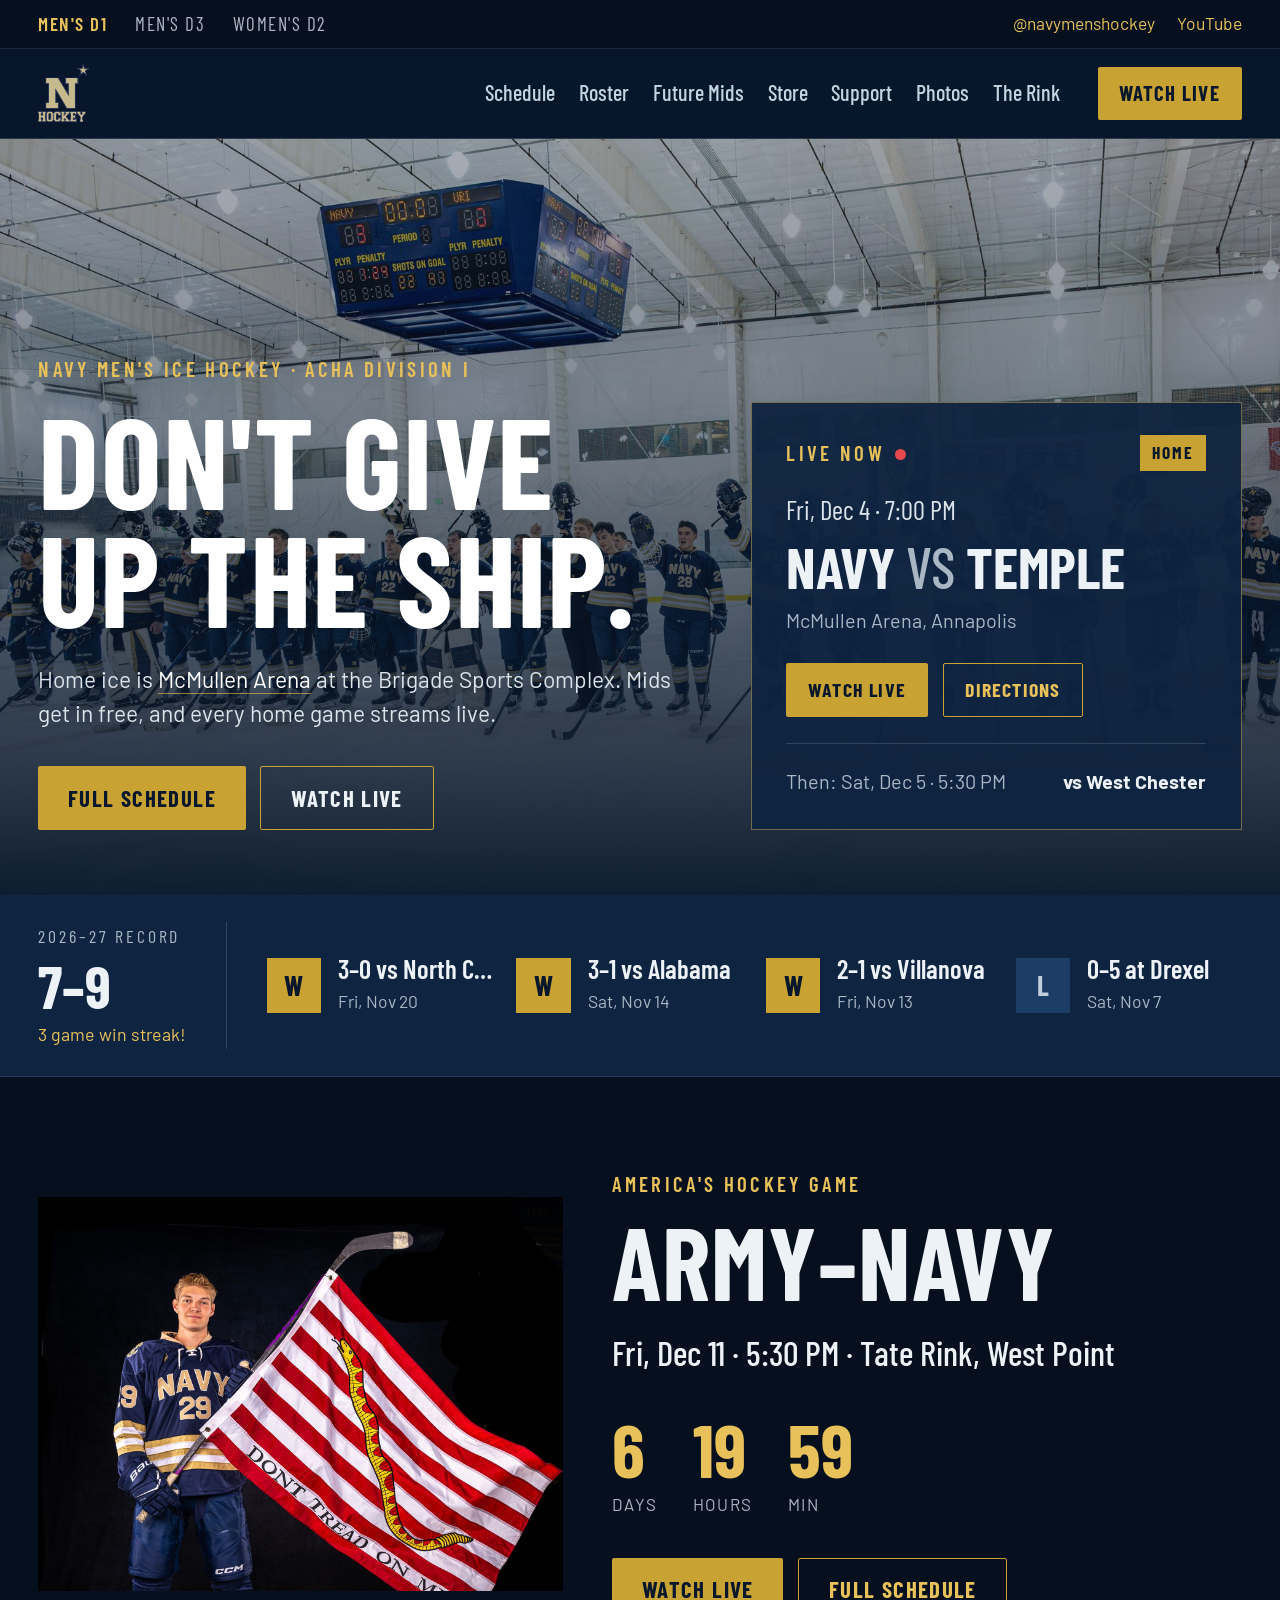
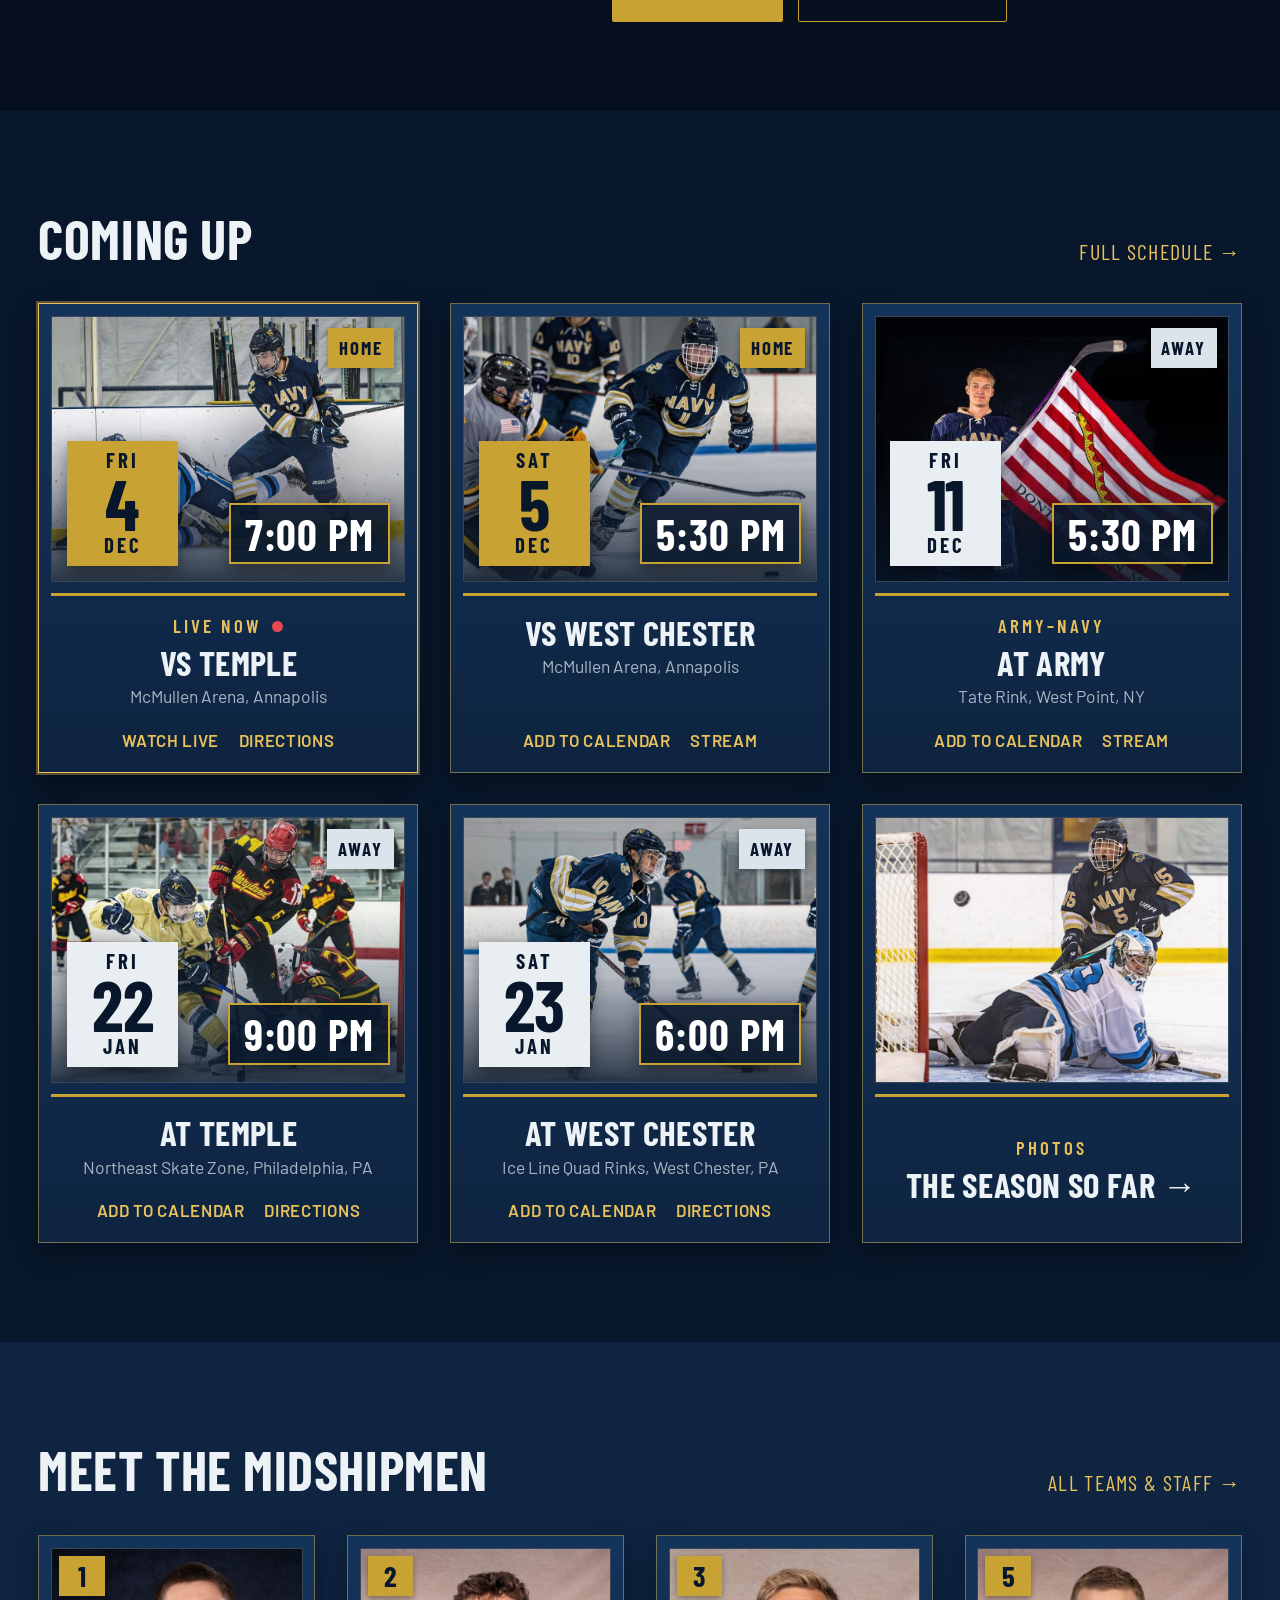
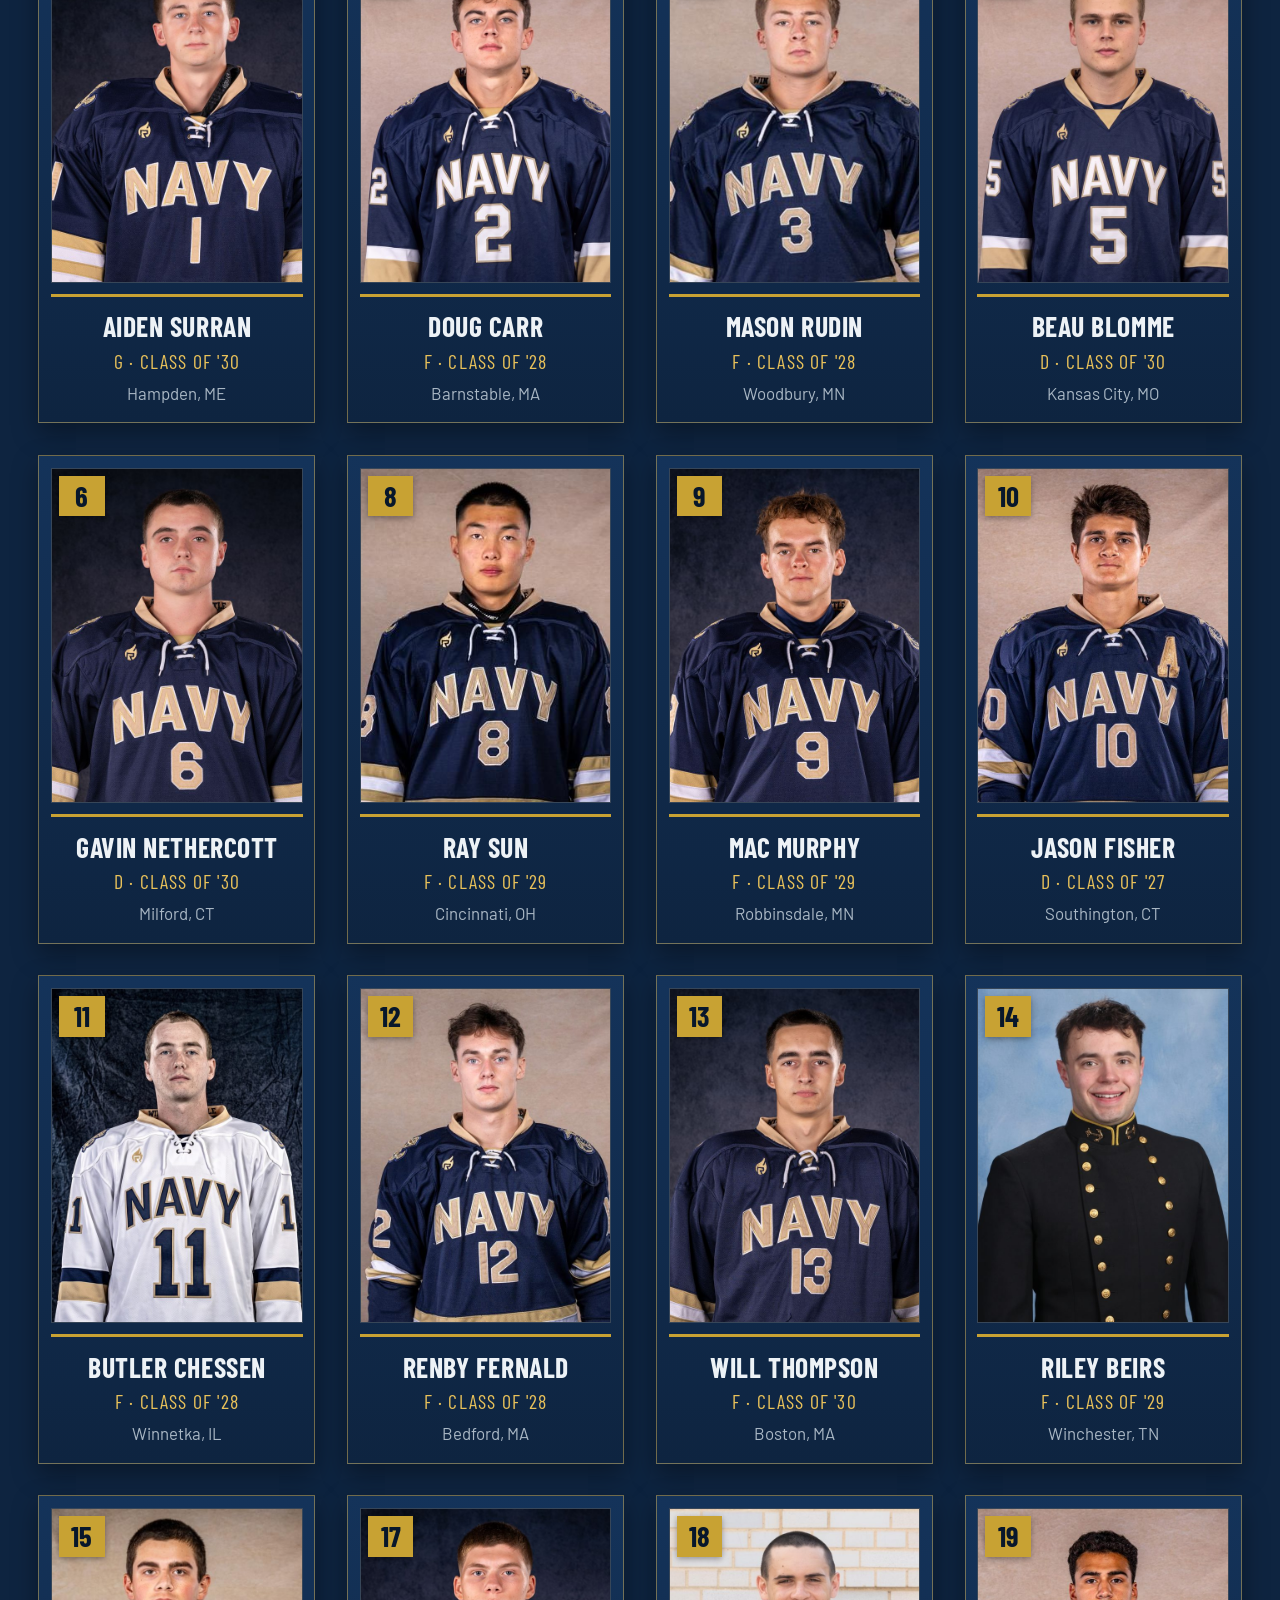
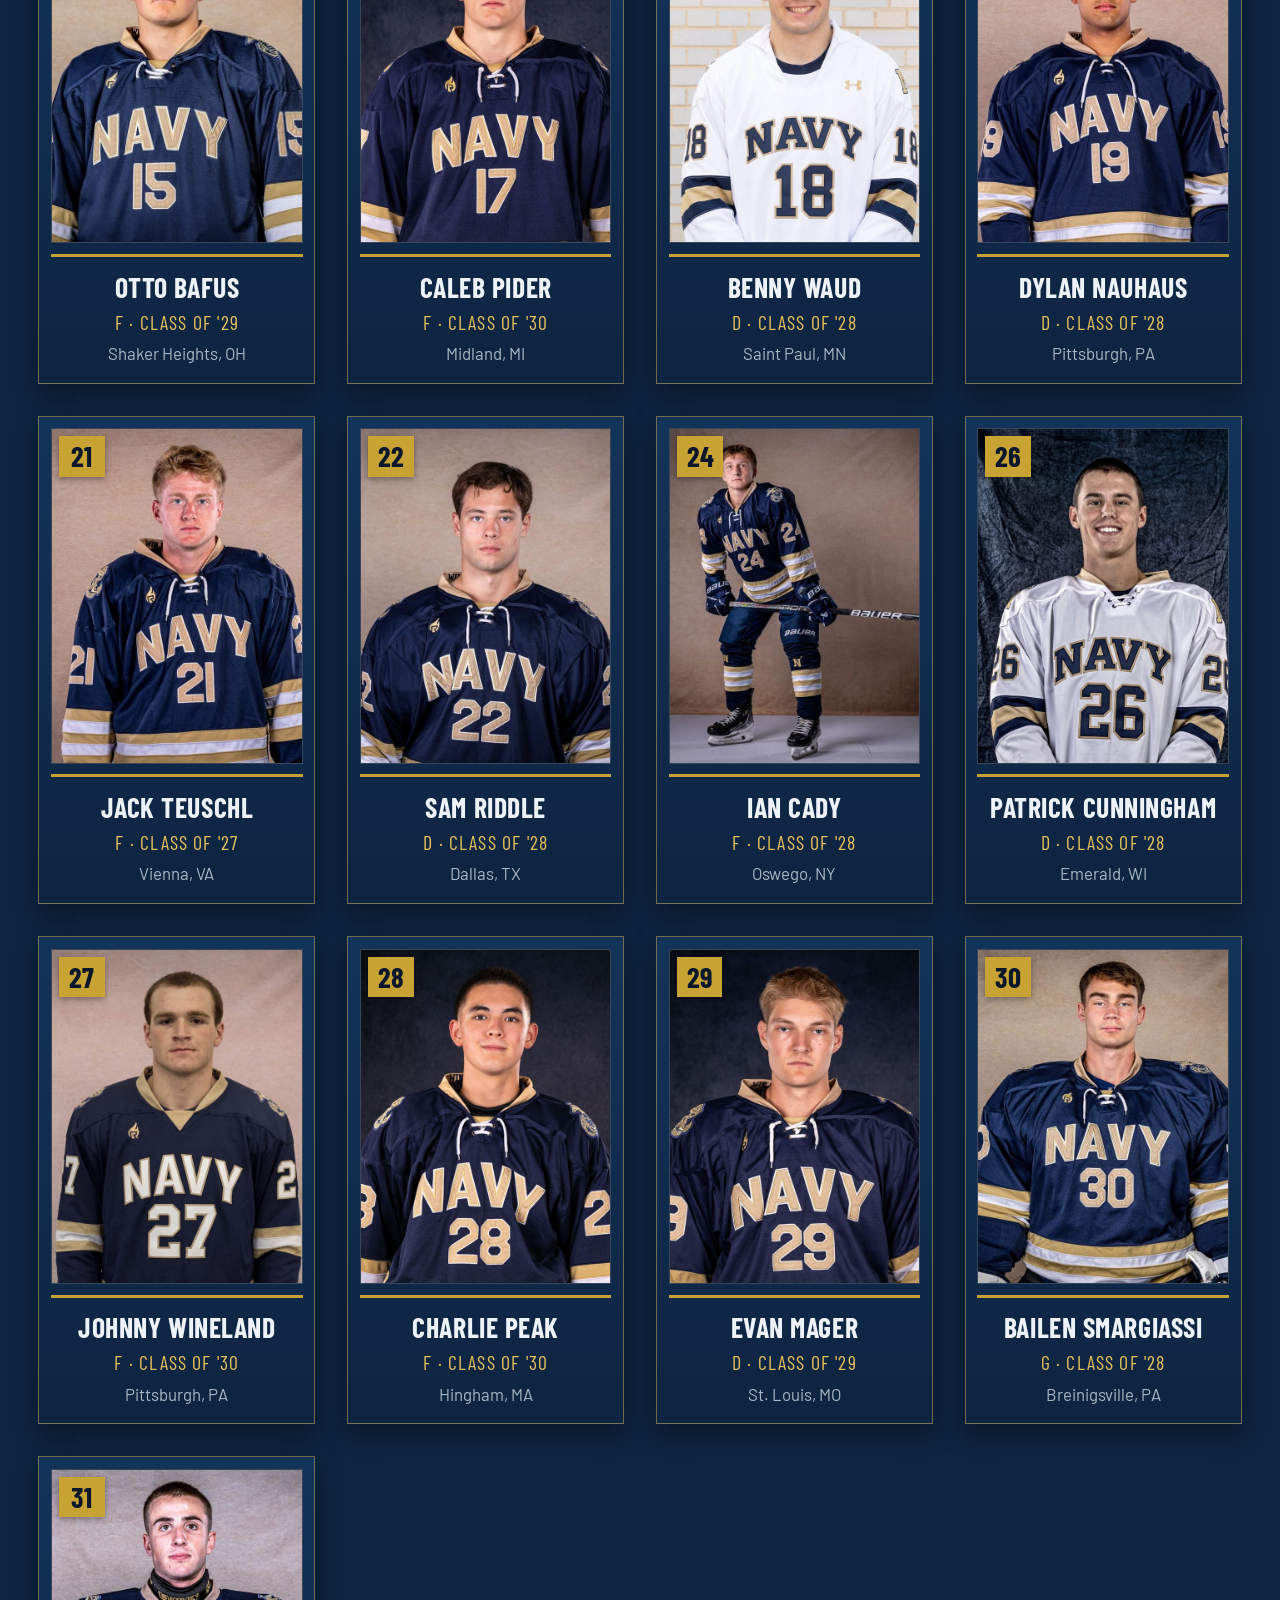
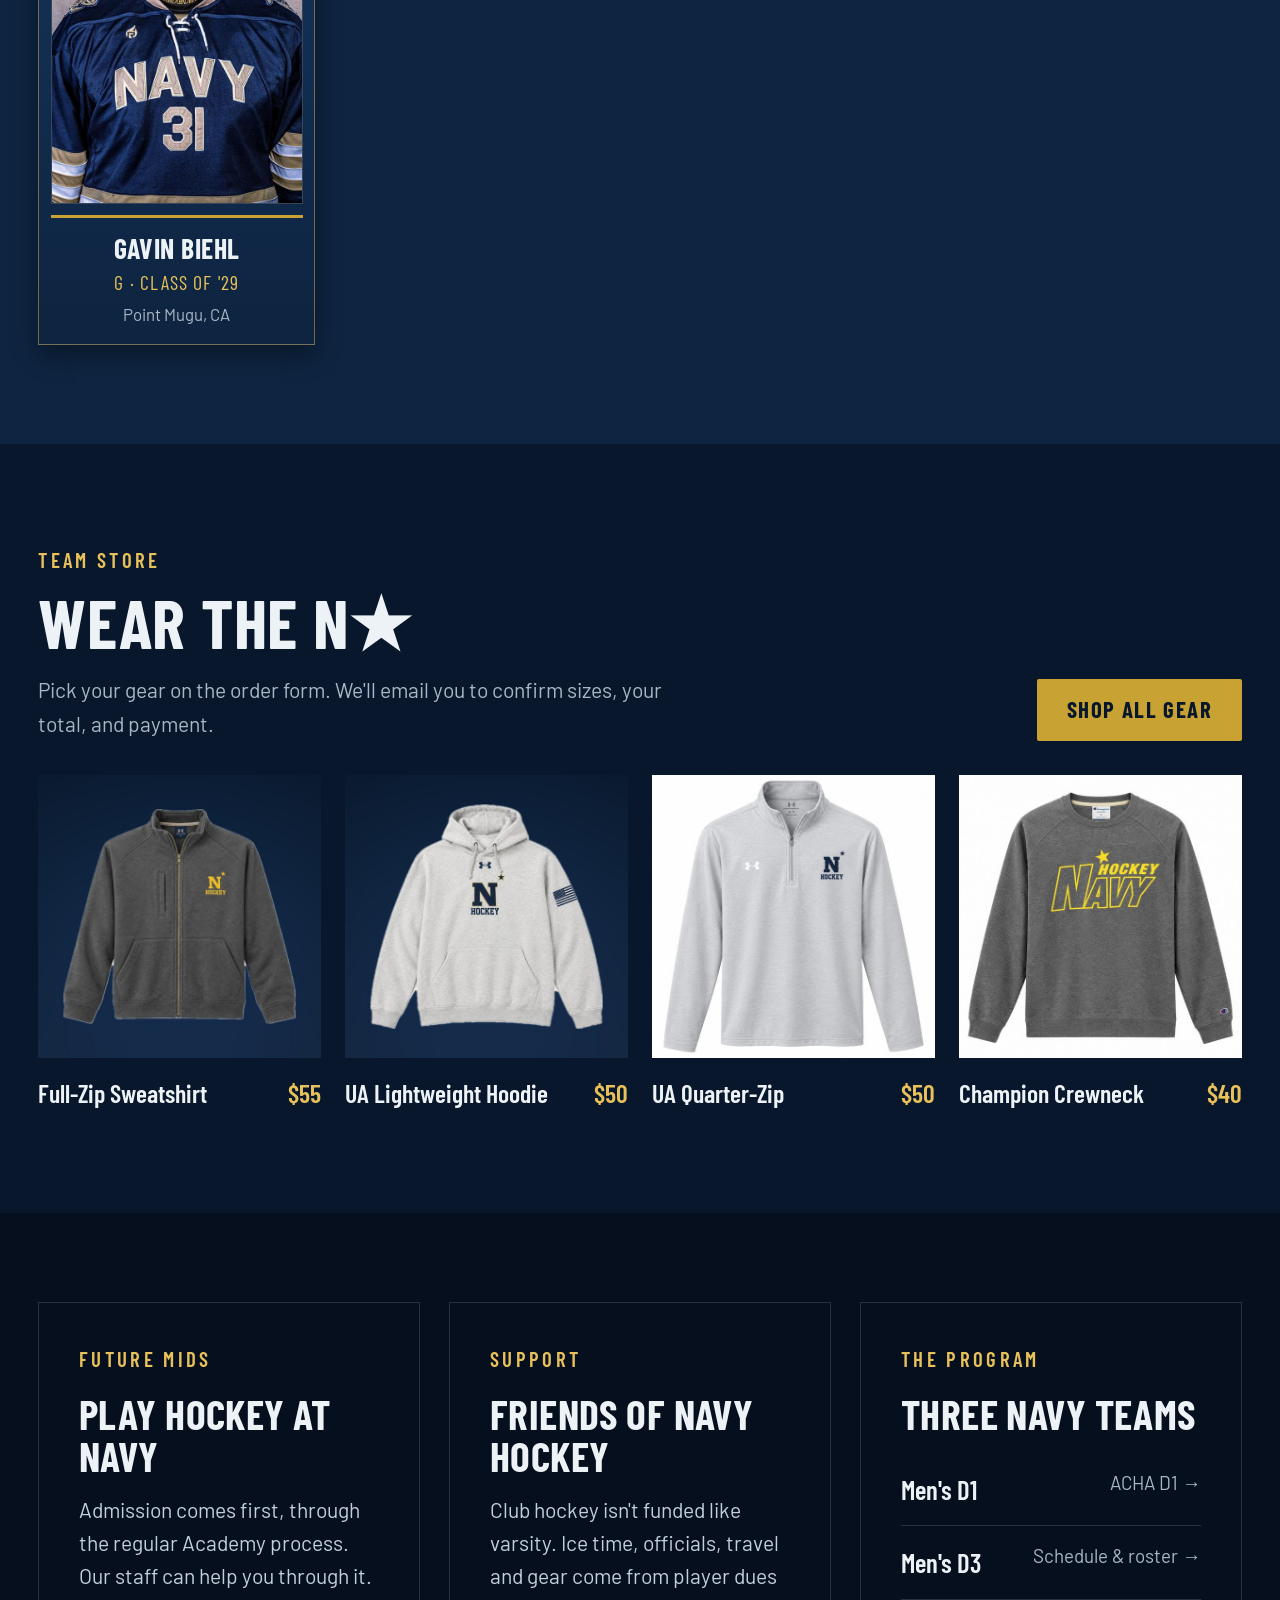
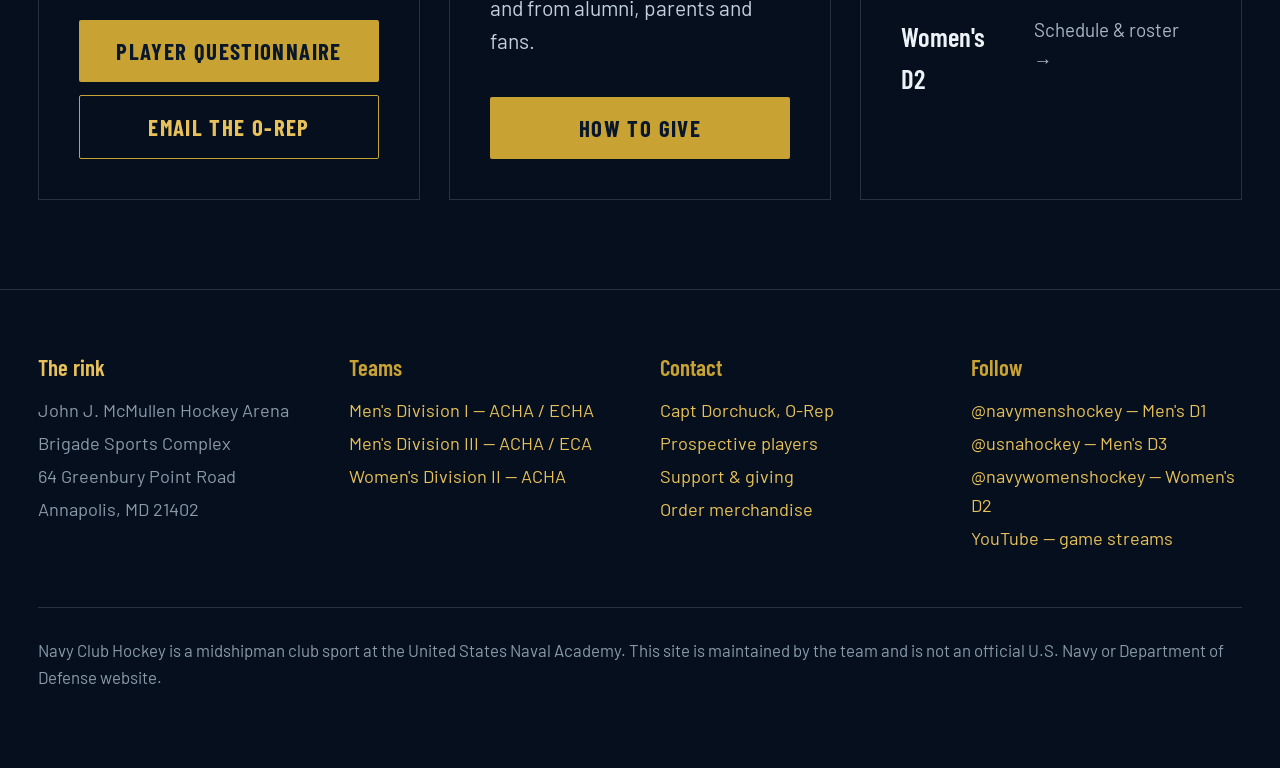
<file: index.html>
<!DOCTYPE html>
<html lang="en">
<head>
<meta charset="utf-8">
<meta name="viewport" content="width=device-width, initial-scale=1">
<title>Navy Hockey — United States Naval Academy</title>
<meta name="description" content="Navy Men's Ice Hockey at the U.S. Naval Academy — ACHA Division I. Next game, results, schedule, roster, team store and recruiting for Men's D1, Men's D3 and Women's D2.">
<link rel="icon" href="img/navy-n-star.png">
<link rel="preconnect" href="https://fonts.googleapis.com">
<link rel="preconnect" href="https://fonts.gstatic.com" crossorigin>
<link href="https://fonts.googleapis.com/css2?family=Barlow:wght@400;500;600&family=Barlow+Condensed:wght@500;600;700&display=swap" rel="stylesheet">
<link rel="stylesheet" href="css/site.css">
<link rel="preload" as="image" href="img/gallery/blue_and_gold.jpg">
</head>
<body data-page="home">
<!--
  HOMEPAGE. Almost everything here fills itself in from js/data.js:
  next game, record, last four results, Army–Navy countdown (any game with
  marquee:true), the next five games as cards, the full D1 roster, four store items,
  and the rotating headline (HERO_SAYINGS).
  The only hand-set things are the three photos and the intro line.
-->
<div id="site-header"></div>

<main id="top" class="home">

  <!-- hero + next game -->
  <section class="h-hero">
    <img src="img/gallery/blue_and_gold.jpg" alt="The Navy Men's D1 team lined up on the blue line" fetchpriority="high">
    <div class="shell">
      <div class="h-split">
        <div>
          <div class="kicker">Navy Men's Ice Hockey · ACHA Division I</div>
          <h1 id="hero-say" aria-live="off">Don't give up the ship.</h1>
          <p class="lead">Home ice is <a href="rink.html">McMullen Arena</a> at the Brigade Sports Complex. Mids get in free, and every home game streams live.</p>
          <div class="btn-row">
            <a class="btn btn-lg" href="schedule.html">Full schedule</a>
            <a class="btn btn-ghost btn-lg on-photo" data-live href="#">Watch live</a>
          </div>
        </div>
        <div class="ng-card" id="ng-card" aria-live="polite">
          <div class="kicker">Next game</div>
          <div class="ng-vs" style="margin-top:.8rem">Loading…</div>
        </div>
      </div>
    </div>
  </section>

  <!-- record + last four -->
  <section class="h-results" id="h-results" aria-label="Recent Men's D1 results">
    <div class="shell">
      <div class="rec">
        <div class="lbl">2026–27 RECORD</div>
        <div class="big" id="rec-big">–</div>
        <div class="streak" id="rec-streak"></div>
      </div>
      <div class="lastn" id="lastn"></div>
    </div>
  </section>

  <!-- rivalry spotlight (any game marked marquee:true) -->
  <section class="h-rival" id="h-rival">
    <div class="shell">
      <div class="grid">
        <img src="img/gallery/mager_flag.jpg" alt="A Navy player holding the Don't Tread On Me flag" loading="lazy">
        <div>
          <div class="kicker">America&#39;s Hockey Game</div>
          <h2 id="rv-title">Army–Navy</h2>
          <div class="when" id="rv-when"></div>
          <div class="countdown" id="cd" aria-live="off"></div>
          <div class="btn-row">
            <a class="btn btn-lg" id="rv-watch" data-live href="#">Watch live</a>
            <a class="btn btn-ghost btn-lg" href="schedule.html">Full schedule</a>
          </div>
        </div>
      </div>
    </div>
  </section>

  <!-- upcoming games as baseball cards (+ a photos card) -->
  <section class="h-block">
    <div class="shell">
      <div class="h-head">
        <h2>Coming up</h2>
        <a class="more" href="schedule.html">Full schedule →</a>
      </div>
      <div class="gcards" id="gcards"></div>
    </div>
  </section>

  <!-- roster spotlight -->
  <section class="h-block alt">
    <div class="shell">
      <div class="h-head">
        <h2>Meet the Midshipmen</h2>
        <a class="more" href="roster.html">All teams &amp; staff →</a>
      </div>
      <div class="wall" id="home-wall" style="margin-top:1.75rem"></div>
    </div>
  </section>

  <!-- store -->
  <section class="h-block">
    <div class="shell">
      <div class="store-head">
        <div>
          <div class="kicker">Team store</div>
          <h2>Wear the N&#9733;</h2>
          <p>Pick your gear on the order form. We'll email you to confirm sizes, your total, and payment.</p>
        </div>
        <a class="btn btn-lg" href="store.html">Shop all gear</a>
      </div>
      <div class="g4" id="shop"></div>
    </div>
  </section>

  <!-- three doors -->
  <section class="doors">
    <div class="shell">
      <div class="g3">
        <div class="door">
          <div class="kicker">Future Mids</div>
          <h3>Play hockey at Navy</h3>
          <p>Admission comes first, through the regular Academy process. Our staff can help you through it.</p>
          <div class="btns">
            <a class="btn btn-lg" data-questionnaire href="future-mids.html">Player questionnaire</a>
            <a class="btn btn-ghost btn-lg" href="mailto:dorchuck@usna.edu?subject=Prospective%20Player%20%E2%80%94%20Men%27s%20D1">Email the O-Rep</a>
          </div>
        </div>
        <div class="door">
          <div class="kicker">Support</div>
          <h3>Friends of Navy Hockey</h3>
          <p>Club hockey isn't funded like varsity. Ice time, officials, travel and gear come from player dues and from alumni, parents and fans.</p>
          <div class="btns">
            <a class="btn btn-lg" href="support.html">How to give</a>
          </div>
        </div>
        <div class="door">
          <div class="kicker">The program</div>
          <h3>Three Navy teams</h3>
          <div class="teamlinks">
            <a href="schedule.html"><b>Men's D1</b><span>ACHA D1 →</span></a>
            <a href="schedule.html?team=md3"><b>Men's D3</b><span>Schedule &amp; roster →</span></a>
            <a href="schedule.html?team=wd2"><b>Women's D2</b><span>Schedule &amp; roster →</span></a>
          </div>
        </div>
      </div>
    </div>
  </section>

</main>

<div id="site-footer"></div>
<script src="js/data.js"></script>
<script src="js/site.js"></script>
</body>
</html>
</file>
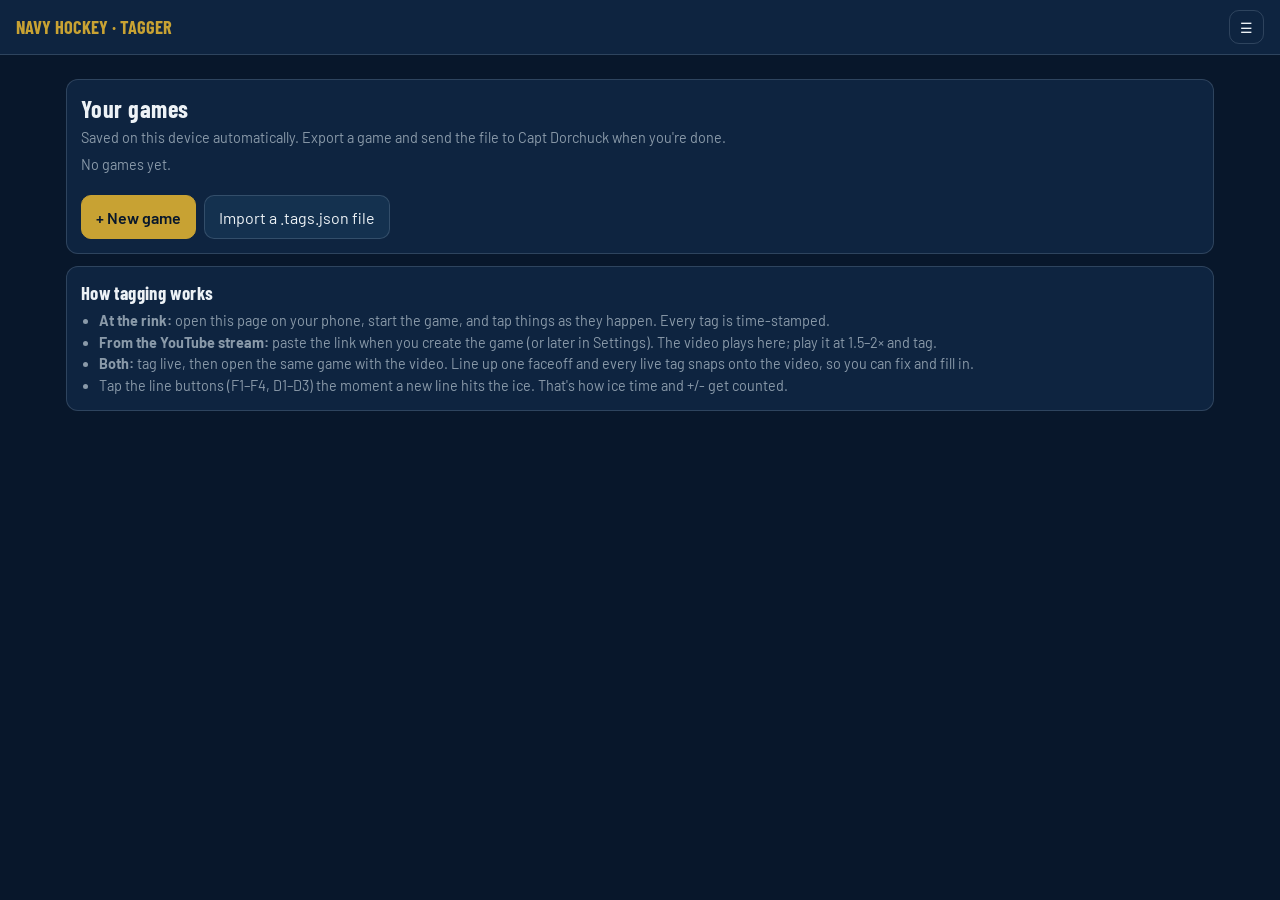
<file: tagger/index.html>
<!doctype html>
<html lang="en">
<head>
<meta charset="utf-8">
<meta name="viewport" content="width=device-width, initial-scale=1, viewport-fit=cover">
<meta name="robots" content="noindex, nofollow">
<meta name="theme-color" content="#08172B">
<title>Game Tagger · Navy Hockey</title>
<link rel="preconnect" href="https://fonts.googleapis.com">
<link rel="preconnect" href="https://fonts.gstatic.com" crossorigin>
<link href="https://fonts.googleapis.com/css2?family=Barlow:wght@400;500;600&family=Barlow+Condensed:wght@500;600;700&display=swap" rel="stylesheet">
<style>
:root{
  --navy-900:#08172B; --navy-800:#0E2440; --navy-700:#14314F; --navy-600:#1B3D66;
  --gold:#C8A233; --gold-lt:#E8C15A; --ice:#EDF2F6; --rink:#C3D4E0; --slate:#8A9AA9;
  --line:rgba(195,212,224,.18); --them:#B9C6D2; --bad:#E0655A; --good:#4FBF83;
}
*{box-sizing:border-box;-webkit-tap-highlight-color:transparent}
html,body{margin:0;background:var(--navy-900);color:var(--ice);
  font-family:"Barlow",-apple-system,BlinkMacSystemFont,"Segoe UI",Roboto,sans-serif;font-size:16px}
h1,h2,h3,.cond{font-family:"Barlow Condensed","Barlow",Impact,sans-serif;letter-spacing:.02em}
button{font:inherit;color:inherit;cursor:pointer}
input,select,textarea{font:inherit;color:var(--ice);background:var(--navy-800);border:1px solid var(--line);
  border-radius:8px;padding:10px;width:100%}
label{display:block;font-size:.8rem;color:var(--slate);margin:12px 0 4px;text-transform:uppercase;letter-spacing:.06em}
a{color:var(--gold-lt)}
.wrap{max-width:1180px;margin:0 auto;padding:12px 16px calc(24px + env(safe-area-inset-bottom))}
header.top{display:flex;align-items:center;gap:12px;padding:10px 16px;border-bottom:1px solid var(--line);
  background:var(--navy-800);position:sticky;top:0;z-index:20}
header.top .brand{font-family:"Barlow Condensed";font-weight:700;color:var(--gold);font-size:1.15rem;white-space:nowrap}
header.top .title{flex:1;min-width:0;white-space:nowrap;overflow:hidden;text-overflow:ellipsis;color:var(--rink);font-size:.95rem}
header.top .save{font-size:.75rem;color:var(--slate)}
@media (max-width:560px){
  header.top{gap:8px;padding:8px 10px}
  header.top .brand{font-size:1rem}
  header.top .brand .long{display:none}
  header.top .save{display:none}
}
.btn{background:var(--navy-700);border:1px solid var(--line);border-radius:10px;padding:10px 14px;min-height:44px}
.btn:active{transform:scale(.98)}
.btn.gold{background:var(--gold);color:var(--navy-900);border-color:var(--gold);font-weight:600}
.btn.ghost{background:transparent}
.btn.small{min-height:34px;padding:6px 10px;font-size:.85rem}
.btn.on{outline:2px solid var(--gold);background:var(--navy-600)}
.btn.danger{border-color:var(--bad);color:var(--bad)}
.row{display:flex;gap:8px;flex-wrap:wrap;align-items:center}
.grid2{display:grid;grid-template-columns:1fr 1fr;gap:10px}
.card{background:var(--navy-800);border:1px solid var(--line);border-radius:12px;padding:14px;margin:12px 0}
.muted{color:var(--slate);font-size:.9rem}
.hidden{display:none!important}

/* ---- tagging screen ---- */
.layout{display:grid;gap:12px}
@media (min-width:980px){.layout.has-video{grid-template-columns:minmax(0,1.35fr) minmax(360px,1fr)}}
.video{position:relative;background:#000;border-radius:12px;overflow:hidden;aspect-ratio:16/9}
.video>div,.video iframe{position:absolute;inset:0;width:100%;height:100%}
.vctl{display:flex;gap:6px;flex-wrap:wrap;margin-top:8px;align-items:center}
.status{display:flex;align-items:center;gap:10px;flex-wrap:wrap;background:var(--navy-800);border:1px solid var(--line);
  border-radius:12px;padding:8px 10px}
.score{font-family:"Barlow Condensed";font-size:1.6rem;font-weight:700;display:flex;gap:8px;align-items:baseline}
.score .us{color:var(--gold-lt)} .score .them{color:var(--them)}
.score small{font-size:.75rem;color:var(--slate);font-weight:500;letter-spacing:.08em}
.per button{min-width:40px}
.state{font-family:"Barlow Condensed";font-weight:700;padding:6px 10px;border-radius:8px;font-size:1rem;min-height:40px}
.state.live{background:rgba(79,191,131,.15);color:var(--good);border:1px solid var(--good)}
.state.dead{background:rgba(224,101,90,.12);color:var(--bad);border:1px solid var(--bad)}
.clock{font-variant-numeric:tabular-nums;color:var(--rink);margin-left:auto;font-size:.95rem}
.onice{background:var(--navy-800);border:1px solid var(--line);border-radius:12px;padding:8px 10px;margin-top:10px}
.onice .lbl{font-size:.72rem;color:var(--slate);letter-spacing:.08em;text-transform:uppercase;margin-right:2px}
.onice .unit{min-width:48px;min-height:42px;font-family:"Barlow Condensed";font-weight:700;font-size:1.05rem}
.onice .who{font-size:.85rem;color:var(--rink);margin-top:8px}
.chips{display:flex;gap:6px;flex-wrap:wrap}
.chip{background:var(--navy-700);border:1px solid var(--line);border-radius:999px;padding:6px 10px;min-height:38px;font-size:.88rem;color:var(--ice)}
.chip b{font-family:"Barlow Condensed";font-size:1.05rem;color:var(--gold-lt)}
.chip.dstart{margin-left:10px}
.actions{display:grid;grid-template-columns:1fr 1fr;gap:8px;margin-top:10px}
.actions .col h3{margin:0 0 6px;font-size:1rem;text-align:center}
.actions .col.us h3{color:var(--gold-lt)} .actions .col.them h3{color:var(--them)}
.act{width:100%;min-height:56px;margin-bottom:8px;border-radius:12px;font-family:"Barlow Condensed";font-weight:700;
  font-size:1.2rem;letter-spacing:.03em;border:1px solid var(--line);background:var(--navy-700)}
.col.us .act{border-color:rgba(200,162,51,.45)}
.act.goal{background:rgba(200,162,51,.18)} .col.them .act.goal{background:rgba(185,198,210,.12)}
.act kbd,.wide kbd{font-family:"Barlow";font-size:.65rem;color:var(--slate);border:1px solid var(--line);border-radius:4px;padding:0 4px;margin-left:6px;vertical-align:middle}
.wide{display:grid;grid-template-columns:repeat(4,1fr);gap:8px;margin-top:2px}
.wide .act{min-height:52px;font-size:1.05rem;margin:0}
@media (max-width:420px){.wide{grid-template-columns:repeat(2,1fr)}}
.log{margin-top:12px}
.log h3{margin:0 0 6px;font-size:1rem;color:var(--rink)}
.ev{display:grid;grid-template-columns:62px 1fr auto;gap:8px;align-items:center;padding:8px 10px;border-bottom:1px solid var(--line);font-size:.92rem}
.ev .t{font-variant-numeric:tabular-nums;color:var(--slate);font-size:.8rem}
.ev.us .d b{color:var(--gold-lt)} .ev.them .d b{color:var(--them)}
.ev .x{color:var(--slate);font-size:.8rem}
.banner{background:rgba(200,162,51,.12);border:1px solid var(--gold);border-radius:10px;padding:10px;margin-top:8px;font-size:.9rem}

/* ---- sheet (step-by-step flows) ---- */
.scrim{position:fixed;inset:0;background:rgba(3,10,20,.6);z-index:40}
.sheet{position:fixed;left:0;right:0;bottom:0;z-index:50;background:var(--navy-800);border-top:2px solid var(--gold);
  border-radius:16px 16px 0 0;max-height:92vh;overflow:auto;padding:14px 16px calc(16px + env(safe-area-inset-bottom))}
@media (min-width:760px){.sheet{left:50%;right:auto;transform:translateX(-50%);width:640px;bottom:16px;border-radius:16px;border:2px solid var(--gold)}}
.sheet h2{margin:0 0 4px;font-size:1.35rem}
.sheet .step{color:var(--slate);font-size:.85rem;margin-bottom:10px}
.choices{display:grid;grid-template-columns:repeat(auto-fill,minmax(96px,1fr));gap:8px}
.choices .btn{min-height:54px;font-family:"Barlow Condensed";font-weight:700;font-size:1.1rem}
.nums{display:grid;grid-template-columns:repeat(auto-fill,minmax(64px,1fr));gap:6px}
.nums .btn{min-height:52px;padding:4px;display:flex;flex-direction:column;align-items:center;justify-content:center;line-height:1.05}
.nums .btn b{font-family:"Barlow Condensed";font-size:1.25rem}
.nums .btn span{font-size:.62rem;color:var(--slate);white-space:nowrap;overflow:hidden;text-overflow:ellipsis;max-width:100%}
.nums .btn.oi{border-color:var(--gold)}
.sub{font-size:.75rem;color:var(--slate);letter-spacing:.08em;text-transform:uppercase;margin:12px 0 6px}
.keypad{display:grid;grid-template-columns:repeat(3,1fr);gap:6px;max-width:320px}
.keypad .btn{min-height:52px;font-size:1.3rem;font-family:"Barlow Condensed";font-weight:700}
.kpv{font-family:"Barlow Condensed";font-size:2rem;font-weight:700;color:var(--them);min-height:44px}
.rinkbox{display:flex;justify-content:center}
.rinkbox svg{width:min(100%,360px);height:auto;touch-action:manipulation;background:var(--ice);border-radius:14px}
.sheet .foot{display:flex;gap:8px;justify-content:space-between;margin-top:14px}
.toast{position:fixed;left:50%;bottom:22px;transform:translateX(-50%);background:var(--gold);color:var(--navy-900);
  padding:10px 16px;border-radius:999px;font-weight:600;z-index:60;box-shadow:0 6px 20px rgba(0,0,0,.4)}

/* ---- report ---- */
.rep h2{font-size:1.25rem;margin:18px 0 6px;color:var(--gold-lt)}
.rep .big{font-family:"Barlow Condensed";font-size:2.4rem;font-weight:700}
.rep .big .n{color:var(--gold-lt)}
.rep .tw{overflow-x:auto;-webkit-overflow-scrolling:touch}
.rep table{border-collapse:collapse;width:100%;font-size:.88rem}
.rep th,.rep td{padding:6px 7px;border-bottom:1px solid var(--line);text-align:right;white-space:nowrap}
.rep th{color:var(--slate);font-weight:600;font-size:.75rem;text-transform:uppercase;letter-spacing:.04em}
.rep td:first-child,.rep th:first-child,.rep .l{text-align:left}
.rep .maps{display:grid;grid-template-columns:1fr 1fr;gap:10px}
.rep .maps svg{width:100%;height:auto;background:var(--ice);border-radius:12px}
.rep .maps h3{margin:0 0 4px;font-size:.95rem;text-align:center}
.rep .legend{font-size:.75rem;color:var(--slate);text-align:center;margin-top:4px}
.rep .note{font-size:.8rem;color:var(--slate);margin-top:6px}
/* ---- setup ---- */
.lines{display:grid;grid-template-columns:auto 1fr 1fr 1fr;gap:6px;align-items:center}
.lines .ln{font-family:"Barlow Condensed";font-weight:700;color:var(--gold-lt);padding-right:6px}
.lines select{padding:8px 6px;font-size:.9rem}
.gamelist .g{display:flex;justify-content:space-between;align-items:center;gap:8px;padding:10px 0;border-bottom:1px solid var(--line)}
table.help{border-collapse:collapse;font-size:.9rem} table.help td{padding:3px 10px 3px 0}
</style>
</head>
<body>
<header class="top">
  <div class="brand">NAVY<span class="long"> HOCKEY</span> · TAGGER</div>
  <div class="title" id="hdrTitle"></div>
  <div class="save" id="hdrSave"></div>
  <button class="btn small gold hidden" id="hdrReport" title="Live report">REPORT</button>
  <button class="btn small ghost" id="hdrMenu" title="Games, export, help">☰</button>
</header>

<!-- ======================= SETUP / HOME ======================= -->
<main class="wrap" id="home">
  <div class="card">
    <h2 style="margin:0 0 6px">Your games</h2>
    <div class="muted">Saved on this device automatically. Export a game and send the file to Capt Dorchuck when you're done.</div>
    <div class="gamelist" id="gameList"></div>
    <div class="row" style="margin-top:12px">
      <button class="btn gold" id="newGameBtn">+ New game</button>
      <button class="btn" id="importBtn">Import a .tags.json file</button>
      <input type="file" id="importFile" accept=".json,application/json" class="hidden">
    </div>
  </div>
  <div class="card">
    <h3 style="margin:0 0 6px">How tagging works</h3>
    <ul class="muted" style="margin:0;padding-left:18px;line-height:1.5">
      <li><b>At the rink:</b> open this page on your phone, start the game, and tap things as they happen. Every tag is time-stamped.</li>
      <li><b>From the YouTube stream:</b> paste the link when you create the game (or later in Settings). The video plays here; play it at 1.5–2× and tag.</li>
      <li><b>Both:</b> tag live, then open the same game with the video. Line up one faceoff and every live tag snaps onto the video, so you can fix and fill in.</li>
      <li>Tap the line buttons (F1–F4, D1–D3) the moment a new line hits the ice. That's how ice time and +/- get counted.</li>
    </ul>
  </div>
</main>

<!-- ======================= NEW GAME / SETTINGS ======================= -->
<main class="wrap hidden" id="setup">
  <div class="card">
    <h2 style="margin:0" id="setupTitle">New game</h2>
    <div class="grid2">
      <div><label for="sTeam">Team</label><select id="sTeam"></select></div>
      <div><label for="sSched">Game from schedule</label><select id="sSched"></select></div>
    </div>
    <div class="grid2">
      <div><label for="sDate">Date</label><input type="date" id="sDate"></div>
      <div><label for="sOpp">Opponent</label><input id="sOpp" placeholder="e.g. Delaware"></div>
    </div>
    <div class="grid2">
      <div><label for="sHome">Home / away</label><select id="sHome"><option value="home">Home</option><option value="away">Away</option></select></div>
      <div><label for="sColor">Navy is wearing</label><select id="sColor"><option value="dark">Dark (navy)</option><option value="white">White</option><option value="gold">Gold</option></select></div>
    </div>
    <label for="sYT">YouTube link (optional, can add later)</label>
    <input id="sYT" placeholder="https://www.youtube.com/watch?v=...">
    <label for="sTagger">Your name (so we know who tagged)</label>
    <input id="sTagger" placeholder="e.g. Midn Smith">
  </div>
  <div class="card">
    <div class="row" style="justify-content:space-between">
      <h3 style="margin:0">Lines</h3>
      <div class="row"><button class="btn small" id="linesFromLast">Copy last game's lines</button><button class="btn small" id="linesAuto">Auto-fill</button></div>
    </div>
    <div class="muted" style="margin:4px 0 10px">C/LW/RW and D pairs as dressed. You can change these mid-game from the menu.</div>
    <div class="lines" id="linesGrid"></div>
    <div class="grid2" style="margin-top:10px">
      <div><label for="sG1">Starting goalie</label><select id="sG1"></select></div>
      <div><label for="sG2">Backup goalie</label><select id="sG2"></select></div>
    </div>
    <div id="rosterNote" class="muted" style="margin-top:8px"></div>
  </div>
  <div class="row" style="justify-content:space-between">
    <button class="btn ghost" id="setupCancel">Cancel</button>
    <button class="btn gold" id="setupSave">Start tagging →</button>
  </div>
</main>

<!-- ======================= TAGGING ======================= -->
<main class="wrap hidden" id="tag">
  <div class="layout" id="layout">
    <section id="videoCol" class="hidden">
      <div class="video"><div id="yt"></div></div>
      <div class="vctl">
        <button class="btn small" data-seek="-10">−10s</button>
        <button class="btn small" data-seek="-3">−3s</button>
        <button class="btn small" id="playBtn">▶︎ / ❚❚</button>
        <button class="btn small" data-seek="3">+3s</button>
        <button class="btn small" data-seek="10">+10s</button>
        <span class="muted" style="margin-left:6px">Speed</span>
        <button class="btn small" data-rate="1">1×</button>
        <button class="btn small" data-rate="1.5">1.5×</button>
        <button class="btn small" data-rate="2">2×</button>
      </div>
      <div id="syncBox"></div>
      <div class="card" id="keysCard">
        <div class="muted" style="margin-bottom:6px">Keyboard (laptop)</div>
        <table class="help">
          <tr><td><kbd>Space</kbd> play/pause</td><td><kbd>←</kbd>/<kbd>→</kbd> 3 s</td><td><kbd>,</kbd>/<kbd>.</kbd> speed</td></tr>
          <tr><td><kbd>S</kbd> Navy shot</td><td><kbd>G</kbd> Navy goal</td><td><kbd>F</kbd> faceoff</td></tr>
          <tr><td><kbd>D</kbd> their shot</td><td><kbd>H</kbd> their goal</td><td><kbd>W</kbd> whistle</td></tr>
          <tr><td><kbd>1</kbd>–<kbd>4</kbd> F line on</td><td><kbd>7</kbd>–<kbd>9</kbd> D pair on</td><td><kbd>B</kbd> highlight ★</td></tr>
          <tr><td><kbd>P</kbd> penalty</td><td><kbd>T</kbd>/<kbd>Y</kbd> hit Navy/them</td><td><kbd>Z</kbd> undo</td></tr>
          <tr><td><kbd>R</kbd> live report</td><td></td><td></td></tr>
        </table>
      </div>
    </section>

    <section>
      <div class="status">
        <div class="score"><span class="us" id="scUs">0</span><small>NAVY</small><span>–</span><span class="them" id="scThem">0</span><small id="scOppName">OPP</small></div>
        <div class="row per" id="perBtns"></div>
        <button class="state live" id="stateBtn" title="Whistle (W)">PLAY ON</button>
        <div class="clock" id="clock"></div>
      </div>

      <div class="onice">
        <div class="row"><span class="lbl">Fwd</span><span id="fBtns" class="row"></span></div>
        <div class="row" style="margin-top:6px"><span class="lbl">Def</span><span id="dBtns" class="row"></span>
          <span class="lbl" style="margin-left:8px">G</span><span id="gBtns" class="row"></span>
          <button class="btn small" id="customLineBtn" style="margin-left:auto">Custom…</button></div>
        <div class="who" id="whoOn"></div>
      </div>

      <div class="actions">
        <div class="col us"><h3>NAVY</h3>
          <button class="act" data-act="shot" data-team="us">SHOT<kbd>S</kbd></button>
          <button class="act goal" data-act="goal" data-team="us">GOAL<kbd>G</kbd></button>
          <button class="act" data-act="hit" data-team="us">HIT<kbd>T</kbd></button>
          <button class="act" data-act="penalty" data-team="us">PENALTY</button>
        </div>
        <div class="col them"><h3 id="oppHead">OPPONENT</h3>
          <button class="act" data-act="shot" data-team="them">SHOT<kbd>D</kbd></button>
          <button class="act goal" data-act="goal" data-team="them">GOAL<kbd>H</kbd></button>
          <button class="act" data-act="hit" data-team="them">HIT<kbd>Y</kbd></button>
          <button class="act" data-act="penalty" data-team="them">PENALTY</button>
        </div>
      </div>
      <div class="wide">
        <button class="act" data-act="faceoff">FACEOFF<kbd>F</kbd></button>
        <button class="act" data-act="whistle">WHISTLE<kbd>W</kbd></button>
        <button class="act" data-act="highlight">★ CLIP<kbd>B</kbd></button>
        <button class="act" data-act="undo">UNDO<kbd>Z</kbd></button>
      </div>

      <div class="log">
        <div class="row" style="justify-content:space-between"><h3>Events <span class="muted" id="evCount"></span></h3>
          <button class="btn small" id="endPeriodBtn">End period</button></div>
        <div id="evList"></div>
      </div>
    </section>
  </div>
</main>

<!-- ======================= LIVE REPORT ======================= -->
<main class="wrap hidden" id="report">
  <div class="row" style="justify-content:space-between;margin-bottom:8px">
    <button class="btn" id="repBack">← Back to tagging</button>
    <div class="row" id="repPer"></div>
    <button class="btn gold" id="repShare">Share report</button>
  </div>
  <div id="repBody" class="rep"></div>
</main>

<div id="scrim" class="scrim hidden"></div>
<div id="sheet" class="sheet hidden"></div>

<script>
"use strict";
/* =====================================================================
   Navy Hockey game tagger.  Everything is client-side; games are kept in
   localStorage on this device and exported as <game>.tags.json for
   `hockey tagreport` (hockey-analytics repo) to turn into the report.
   Coordinates: shot locations are stored "attacking up" — xn = feet from
   center ice toward the net being shot at (goal line = 89), yn = feet
   left(+)/right(−) of the net from the shooter's point of view.
   ===================================================================== */
const SCHEMA = "usna-hockey-tags/1";
const $ = s => document.querySelector(s);
const $$ = s => [...document.querySelectorAll(s)];
const store = {
  get(k, d) { try { const v = localStorage.getItem(k); return v ? JSON.parse(v) : d; } catch (e) { return d; } },
  set(k, v) { try { localStorage.setItem(k, JSON.stringify(v)); return true; } catch (e) { return false; } },
  del(k) { try { localStorage.removeItem(k); } catch (e) {} }
};
const esc = s => String(s ?? "").replace(/[&<>"']/g, c => ({"&":"&amp;","<":"&lt;",">":"&gt;",'"':"&quot;","'":"&#39;"}[c]));
const uid = () => Date.now().toString(36) + Math.random().toString(36).slice(2, 7);

/* ------------------------------------------------------------------ site data */
let SITE = { TEAMS: [{id:"md1",name:"Men's D1"},{id:"md3",name:"Men's D3 ECA"},{id:"wd2",name:"Women's D2"}], ROSTER: {}, SCHEDULE: {} };
function grabBlock(src, name) {
  const i = src.indexOf("const " + name + " =");
  if (i < 0) return null;
  const start = src.indexOf("=", i) + 1;
  // walk to the matching close of the top-level literal
  let depth = 0, j = start, inStr = null, began = false;
  for (; j < src.length; j++) {
    const c = src[j], p = src[j - 1];
    if (inStr) { if (c === inStr && p !== "\\") inStr = null; continue; }
    if (c === "/" && src[j + 1] === "*") { j = src.indexOf("*/", j + 2) + 1; continue; }
    if (c === "/" && src[j + 1] === "/") { j = src.indexOf("\n", j); continue; }
    if (c === '"' || c === "'" || c === "`") { inStr = c; continue; }
    if (c === "{" || c === "[") { depth++; began = true; }
    if (c === "}" || c === "]") { depth--; if (began && depth === 0) { j++; break; } }
  }
  try { return (new Function("return (" + src.slice(start, j) + ");"))(); } catch (e) { return null; }
}
async function loadSite() {
  try {
    const r = await fetch("../index.html", { cache: "no-cache" });
    if (!r.ok) throw 0;
    const src = await r.text();
    for (const k of ["TEAMS", "ROSTER", "SCHEDULE"]) { const v = grabBlock(src, k); if (v) SITE[k] = v; }
  } catch (e) { /* offline or opened from disk: roster can be typed in */ }
}

/* ------------------------------------------------------------------ game state */
let G = null;            // the active game
const LINE_KEYS = ["F1","F2","F3","F4","D1","D2","D3"];
const LINE_SLOTS = { F: ["C","LW","RW"], D: ["LD","RD"] };

function gameIndex() { return store.get("tagger.index", []); }
function saveGame() {
  if (!G) return;
  G.updated = new Date().toISOString();
  const ok = store.set("tagger.game." + G.id, G);
  const idx = gameIndex().filter(x => x.id !== G.id);
  idx.unshift({ id: G.id, title: gameTitle(G), updated: G.updated, n: G.events.length });
  store.set("tagger.index", idx.slice(0, 60));
  $("#hdrSave").textContent = ok ? "saved " + new Date().toLocaleTimeString([], {hour:"numeric",minute:"2-digit"}) : "⚠ not saved — export now";
}
function loadGame(id) { return store.get("tagger.game." + id, null); }
function gameTitle(g) { return `${g.date || ""} ${teamName(g.team)} ${g.home === "away" ? "@" : "vs"} ${g.opp || "?"}`.trim(); }
function teamName(id) { return (SITE.TEAMS.find(t => t.id === id) || {}).name || id || ""; }
function roster() { return (G && G.roster) || []; }
function pName(n) { const p = roster().find(p => +p.num === +n); return p ? p.name : ""; }
function shortName(n) { const nm = pName(n); return nm ? nm.split(" ").slice(-1)[0] : ""; }

/* ------------------------------------------------------------------ time */
let YTP = null, ytReady = false;
function vTime() { try { return (YTP && ytReady && YTP.getCurrentTime) ? +YTP.getCurrentTime().toFixed(2) : null; } catch (e) { return null; } }
function stamp() { return { tw: Date.now(), tv: vTime() }; }
function evTime(e) {                        // seconds on the video timeline, if known
  if (e.tv != null) return e.tv;
  const off = G.sync && G.sync[e.period];
  return off != null ? +(e.tw / 1000 + off).toFixed(2) : null;
}
function fmtV(s) { if (s == null) return ""; s = Math.max(0, Math.round(s)); const h = Math.floor(s/3600), m = Math.floor(s%3600/60), x = s%60;
  return (h ? h + ":" + String(m).padStart(2,"0") : m) + ":" + String(x).padStart(2,"0"); }
function fmtW(ms) { return new Date(ms).toLocaleTimeString([], {hour:"numeric", minute:"2-digit", second:"2-digit"}); }
function evClock(e) { const v = evTime(e); return v != null ? fmtV(v) : fmtW(e.tw).replace(/ (AM|PM)$/, ""); }
function sortEvents() { G.events.sort((a, b) => { if ((a.period || 0) !== (b.period || 0)) return (a.period || 0) - (b.period || 0);
  const ta = evTime(a), tb = evTime(b);
  if (ta != null && tb != null) return ta - tb || a.tw - b.tw; return a.tw - b.tw; }); }

/* ------------------------------------------------------------------ derived state */
function normOnIce(g) {          // older saves stored {F, D, custom}; now 5 slots: [F, F, F, D, D]
  const o = g.onice || {};
  if (!Array.isArray(o.slots)) {
    const L = g.lines || {};
    o.slots = o.custom ? o.custom.slice() : [...(L[o.F || "F1"] || [null, null, null]).slice(0, 3), ...(L[o.D || "D1"] || [null, null]).slice(0, 2)];
    delete o.custom; delete o.F; delete o.D;
  }
  if (!("G" in o)) o.G = g.g1 || null;
  g.onice = o;
}
function unitLabel(kind, nums) {   // "F2" if those slots are exactly a dressed line, else "mixed"
  const set = nums.filter(Boolean).map(Number).sort().join(",");
  if (!set) return "";
  const keys = kind === "F" ? ["F1","F2","F3","F4"] : ["D1","D2","D3"];
  for (const k of keys) if ((G.lines[k] || []).filter(Boolean).map(Number).sort().join(",") === set) return k;
  return "mixed";
}
function currentOnIce() {
  const sl = G.onice.slots, skaters = sl.filter(x => x != null && x !== "").map(Number);
  const standard = sl.length === 5;
  return { F: standard ? unitLabel("F", sl.slice(0, 3)) : "custom", D: standard ? unitLabel("D", sl.slice(3, 5)) : "custom",
           G: G.onice.G, skaters, players: [...skaters, ...(G.onice.G ? [+G.onice.G] : [])] };
}
function score() { let us = 0, them = 0; for (const e of G.events) if (e.type === "goal") e.team === "us" ? us++ : them++; return { us, them }; }
function isLive() {   // play is on after a faceoff, off after a whistle / goal / period end
  for (let i = G.events.length - 1; i >= 0; i--) { const t = G.events[i].type;
    if (t === "faceoff") return true; if (t === "whistle" || t === "goal" || t === "period_end") return false; }
  return false;
}

/* ------------------------------------------------------------------ events */
function addEvent(ev) {
  if (!G.events.some(e => e.type === "change")) {   // first tag of the game: record who started
    const oi = currentOnIce();
    G.events.push({ id: uid(), type: "change", period: G.period, tw: ev.tw - 1, tv: ev.tv != null ? ev.tv - 0.01 : null,
      F: oi.F, D: oi.D, G: oi.G, onice: oi.players, auto: true });
  }
  ev.id = ev.id || uid(); ev.period = ev.period || G.period; ev.by = G.tagger || "";
  G.events.push(ev); sortEvents(); saveGame(); render();
  toast(describe(ev, true));
}
function lineChange(patch, at) {
  // patch: {F:"F2"} whole forward line · {D:"D1"} whole pair · {slot:i, num:n} one player · {custom:[...]} · {G:n}
  const t = at || stamp(), o = G.onice, before = currentOnIce().skaters;
  if (o.slots.length !== 5 && (patch.F || patch.D)) o.slots = [...o.slots, null, null, null, null, null].slice(0, 5);
  if (patch.F) o.slots.splice(0, 3, ...[...(G.lines[patch.F] || []), null, null, null].slice(0, 3));
  if (patch.D) o.slots.splice(3, 2, ...[...(G.lines[patch.D] || []), null, null].slice(0, 2));
  if (patch.slot != null) {
    const other = o.slots.findIndex((x, i) => i !== patch.slot && x != null && +x === +patch.num);
    if (other >= 0) o.slots[other] = o.slots[patch.slot];      // swapping two players already on the ice
    o.slots[patch.slot] = patch.num;
  }
  if (patch.custom) o.slots = patch.custom.slice();
  if ("G" in patch) o.G = patch.G;
  const oi = currentOnIce();
  const off = before.filter(n => !oi.skaters.includes(n)), on = oi.skaters.filter(n => !before.includes(n));
  G.events.push({ id: uid(), type: "change", period: G.period, ...t, F: oi.F, D: oi.D, G: oi.G, onice: oi.players,
    on, off, by: G.tagger || "" });
  sortEvents(); saveGame(); render();
  toast(patch.slot != null ? `#${patch.num} on${off.length ? " for #" + off.join(", #") : ""}` :
    "On ice: " + [oi.F, oi.D].filter(Boolean).join(" · ") + (oi.G ? " · G" + oi.G : " · goalie pulled"));
}
function describe(e, short) {
  const T = e.team === "us" ? "Navy" : (G.opp || "Opp");
  const who = n => n != null && n !== "" ? "#" + n + (e.team === "us" && shortName(n) ? " " + shortName(n) : "") : "";
  const zone = e.xn != null ? " · " + shotZone(e.xn, e.yn) : "";
  switch (e.type) {
    case "shot": return `<b>${T}</b> shot ${({on_goal:"on goal",missed:"missed",blocked:"blocked"})[e.result]} ${who(e.player)}${zone}`;
    case "goal": { const a = [e.a1, e.a2].filter(x => x != null && x !== "").map(x => "#" + x).join(", ");
      return `<b>${T} GOAL</b> ${who(e.player)}${a ? " (" + a + ")" : ""}${e.strength && e.strength !== "EV" ? " · " + e.strength : ""}${zone}`; }
    case "faceoff": return `<b>Faceoff</b> ${e.won ? "WON" : "lost"} ${e.player ? "#" + e.player : ""} · ${dotLabel(e.dot)}`;
    case "hit": return `<b>${T}</b> hit ${who(e.player)}`;
    case "penalty": return `<b>${T}</b> penalty ${who(e.player)} · ${e.minutes} min ${e.infraction || ""}`;
    case "whistle": return `<b>Whistle</b>`;
    case "period_end": return `<b>End of period ${e.period}</b>`;
    case "highlight": return `<b>★ Clip</b> ${esc(e.note || "")}`;
    case "change": {
      const swap = e.on && e.on.length && e.on.length <= 2 && (e.F === "mixed" || e.D === "mixed");
      return `<span class="muted">${swap ? `Change: #${e.on.join(", #")} on${e.off && e.off.length ? " for #" + e.off.join(", #") : ""}`
        : `Line change → ${[e.F, e.D].filter(Boolean).join(" · ")}`}${e.G ? " · G" + e.G : " · no goalie"}</span>`; }
  }
  return e.type;
}

/* ------------------------------------------------------------------ rink geometry */
function shotZone(xn, yn) {      // must match hockey/rink.py shot_zone
  const ay = Math.abs(yn);
  if (xn > 89) return "behind net";
  if (xn < 25) return "outside zone";
  if (xn >= 69 && ay <= 11) return "low slot";
  if (xn >= 54 && ay <= 11) return "high slot";
  if (xn >= 54 && ay <= 30) return yn > 0 ? "left circle" : "right circle";
  if (xn >= 54) return "sharp angle";
  return "point";
}
const DOTS = [   // attacking UP the screen: x = feet toward the net Navy attacks
  {id:"OZ-L", x:69, y:22, label:"Off. zone L"}, {id:"OZ-R", x:69, y:-22, label:"Off. zone R"},
  {id:"NZ-OL", x:20, y:22, label:"Neutral (off.) L"}, {id:"NZ-OR", x:20, y:-22, label:"Neutral (off.) R"},
  {id:"C", x:0, y:0, label:"Center ice"},
  {id:"NZ-DL", x:-20, y:22, label:"Neutral (def.) L"}, {id:"NZ-DR", x:-20, y:-22, label:"Neutral (def.) R"},
  {id:"DZ-L", x:-69, y:22, label:"Def. zone L"}, {id:"DZ-R", x:-69, y:-22, label:"Def. zone R"},
];
function dotLabel(id) { return (DOTS.find(d => d.id === id) || {}).label || id || ""; }

const RED = "#C8323C", BLUE = "#2E5FA8";
function rinkMarkings(full) {
  // SVG in feet. Screen x = 42.5 - y (left of shooter on the left); screen y = top - x
  const top = 100, H = full ? 200 : 100;
  const Y = x => top - x;
  const r = 28, parts = [];
  // boards (rounded both ends when full, top only when half)
  if (full) parts.push(`<rect x="0.5" y="0.5" width="84" height="199" rx="${r}" ry="${r}" fill="#F7FAFC" stroke="#1B3D66" stroke-width="1"/>`);
  else parts.push(`<path d="M0.5,100 L0.5,${r} A${r},${r} 0 0 1 ${r},0.5 L${85-r},0.5 A${r},${r} 0 0 1 84.5,${r} L84.5,100 Z" fill="#F7FAFC" stroke="#1B3D66" stroke-width="1"/>`);
  const gl = (x, w) => { const half = Math.sqrt(Math.max(r*r - Math.pow(Math.abs(x) - 72, 2), 0)) + 14.5;
    return `<line x1="${42.5-half}" x2="${42.5+half}" y1="${Y(x)}" y2="${Y(x)}" stroke="${RED}" stroke-width="${w}"/>`; };
  parts.push(gl(89, .5));
  parts.push(`<line x1="0" x2="85" y1="${Y(25)}" y2="${Y(25)}" stroke="${BLUE}" stroke-width="1.2"/>`);
  if (full) { parts.push(gl(-89, .5));
    parts.push(`<line x1="0" x2="85" y1="${Y(-25)}" y2="${Y(-25)}" stroke="${BLUE}" stroke-width="1.2"/>`);
    parts.push(`<line x1="0" x2="85" y1="${Y(0)}" y2="${Y(0)}" stroke="${RED}" stroke-width="1"/>`);
    parts.push(`<circle cx="42.5" cy="${Y(0)}" r="15" fill="none" stroke="${BLUE}" stroke-width=".5"/>`); }
  else parts.push(`<line x1="0" x2="85" y1="${Y(0)}" y2="${Y(0)}" stroke="${RED}" stroke-width="1" stroke-dasharray="2 1.5"/>`);
  for (const gx of full ? [89, -89] : [89]) {
    const s = Math.sign(gx);
    parts.push(`<path d="M36.5,${Y(gx)} A6,6 0 0 ${s > 0 ? 0 : 1} 48.5,${Y(gx)}" fill="rgba(46,95,168,.18)" stroke="${RED}" stroke-width=".4"/>`);
    parts.push(`<rect x="39.5" y="${s > 0 ? Y(gx) - 3.3 : Y(gx)}" width="6" height="3.3" fill="none" stroke="#222" stroke-width=".6"/>`);
    for (const dy of [22, -22]) parts.push(`<circle cx="${42.5-dy}" cy="${Y(s*69)}" r="15" fill="none" stroke="${RED}" stroke-width=".5"/>`);
  }
  return { svg: parts.join(""), H, Y };
}

/* ------------------------------------------------------------------ sheet (modal flows) */
let flow = null;
function openSheet(html) { $("#sheet").innerHTML = html; $("#sheet").classList.remove("hidden"); $("#scrim").classList.remove("hidden"); $("#sheet").scrollTop = 0; }
function closeSheet() { $("#sheet").classList.add("hidden"); $("#scrim").classList.add("hidden"); flow = null; }
$("#scrim").onclick = closeSheet;

function stepHeader(title, step, team) {
  const c = team === "us" ? "var(--gold-lt)" : team === "them" ? "var(--them)" : "var(--ice)";
  return `<h2 style="color:${c}">${title}</h2><div class="step">${step}</div>`;
}
function footer(extra) {
  return `<div class="foot"><button class="btn ghost" data-f="cancel">Cancel</button><div class="row">${extra || ""}</div></div>`;
}
function bindSheet(handlers) {
  $("#sheet").onclick = ev => {
    const b = ev.target.closest("[data-f]"); if (!b) return;
    const f = b.dataset.f;
    if (f === "cancel") return closeSheet();
    if (handlers[f]) handlers[f](b.dataset.v, b);
  };
}

/* rink picker: half rink (shot location) or full rink (faceoff dot) */
function rinkPicker(kind, onPick, opts = {}) {
  const full = kind === "dots";
  const m = rinkMarkings(full);
  let extra = "";
  if (full) extra = DOTS.map(d => `<g data-dot="${d.id}" style="cursor:pointer">
      <circle cx="${42.5-d.y}" cy="${m.Y(d.x)}" r="7" fill="rgba(200,50,60,.10)" stroke="${RED}" stroke-width=".6"/>
      <circle cx="${42.5-d.y}" cy="${m.Y(d.x)}" r="1.6" fill="${RED}"/></g>`).join("") +
    `<text x="42.5" y="5" text-anchor="middle" font-size="4" fill="#14314F" font-family="Barlow Condensed">NAVY ATTACKS ↑</text>`;
  else extra = `<text x="42.5" y="96" text-anchor="middle" font-size="3.6" fill="#14314F" font-family="Barlow Condensed">${esc(opts.caption || "")}</text><g id="mark"></g>`;
  const svg = `<svg viewBox="0 0 85 ${m.H}" id="rinkSvg">${m.svg}${extra}</svg>`;
  return { html: `<div class="rinkbox">${svg}</div>`, bind() {
    const el = $("#rinkSvg");
    el.addEventListener("click", ev => {
      if (full) { const g = ev.target.closest("[data-dot]"); if (g) { onPick(g.dataset.dot); return; }
        // tap anywhere: nearest dot
        const p = svgPoint(el, ev), x = 100 - p.y, y = 42.5 - p.x;
        let best = DOTS[0], bd = 1e9; for (const d of DOTS) { const dd = (d.x - x) ** 2 + (d.y - y) ** 2; if (dd < bd) { bd = dd; best = d; } }
        onPick(best.id); return; }
      const p = svgPoint(el, ev);
      const xn = Math.max(-5, Math.min(100, 100 - p.y)), yn = Math.max(-42.5, Math.min(42.5, 42.5 - p.x));
      $("#mark").innerHTML = `<circle cx="${p.x}" cy="${p.y}" r="2.2" fill="${RED}" stroke="#fff" stroke-width=".6"/>`;
      setTimeout(() => onPick(+xn.toFixed(1), +yn.toFixed(1)), 120);
    });
  }};
}
function svgPoint(svg, ev) { const pt = svg.createSVGPoint(); pt.x = ev.clientX; pt.y = ev.clientY; return pt.matrixTransform(svg.getScreenCTM().inverse()); }

/* player pickers */
function navyPicker(prompt, opts = {}) {
  const oi = currentOnIce(), on = new Set((opts.pool || oi.players).map(Number));
  const sorted = roster().slice().sort((a, b) => (on.has(+b.num) - on.has(+a.num)) || a.num - b.num);
  const onBtns = sorted.filter(p => on.has(+p.num)), offBtns = sorted.filter(p => !on.has(+p.num) && !(opts.exclude || []).includes(+p.num));
  const btn = p => `<button class="btn ${on.has(+p.num) ? "oi" : ""}" data-f="pick" data-v="${p.num}"><b>${p.num}</b><span>${esc(p.name.split(" ").slice(-1)[0])}</span></button>`;
  return `<div class="sub">${esc(prompt)} — on ice</div><div class="nums">${onBtns.filter(p => !(opts.exclude || []).includes(+p.num)).map(btn).join("") || '<span class="muted">nobody marked on ice</span>'}</div>
    <div class="sub">Everyone else</div><div class="nums">${offBtns.map(btn).join("")}</div>`;
}
function keypad(prompt) {
  return `<div class="sub">${esc(prompt)}</div><div class="kpv" id="kpv">#</div><div class="keypad">
    ${[1,2,3,4,5,6,7,8,9].map(n => `<button class="btn" data-f="kp" data-v="${n}">${n}</button>`).join("")}
    <button class="btn" data-f="kp" data-v="clr">⌫</button><button class="btn" data-f="kp" data-v="0">0</button>
    <button class="btn gold" data-f="kpok">OK</button></div>`;
}
function bindKeypad(handlers, onOk) {
  let v = "";
  handlers.kp = d => { v = d === "clr" ? v.slice(0, -1) : (v + d).slice(-2); $("#kpv").textContent = "#" + v; };
  handlers.kpok = () => onOk(v === "" ? null : +v);
}

/* ---------------- flows ---------------- */
function flowShot(team) {
  const t = stamp(), ev = { type: "shot", team, ...t };
  const step1 = () => { openSheet(stepHeader(team === "us" ? "Navy shot" : (G.opp || "Opponent") + " shot", "1 / 3 · Result", team) +
      `<div class="choices"><button class="btn" data-f="r" data-v="on_goal">On goal</button><button class="btn" data-f="r" data-v="missed">Missed net</button>
       <button class="btn" data-f="r" data-v="blocked">Blocked</button></div>` + footer());
    bindSheet({ r: v => { ev.result = v; step2(); } }); };
  const step2 = () => { const rp = rinkPicker("half", (x, y) => { ev.xn = x; ev.yn = y; step3(); }, { caption: "tap where the shot came FROM · net at top" });
    openSheet(stepHeader("Where from?", "2 / 3 · Tap the spot (facing the net being shot at)", team) + rp.html + footer(`<button class="btn" data-f="skip">Skip</button>`));
    rp.bind(); bindSheet({ skip: step3 }); };
  const step3 = () => {
    if (team === "us") { openSheet(stepHeader("Shooter", "3 / 3", team) + navyPicker("Who shot?") + footer(`<button class="btn" data-f="skip">Don't know</button>`));
      bindSheet({ pick: v => { ev.player = +v; done(); }, skip: done }); }
    else { const h = {}; openSheet(stepHeader("Shooter #", "3 / 3 · optional", team) + keypad("Their number") + footer(`<button class="btn" data-f="skip">Skip</button>`));
      bindKeypad(h, n => { if (n != null) ev.player = n; done(); }); h.skip = done; bindSheet(h); } };
  const done = () => { closeSheet(); addEvent(ev); };
  step1();
}

function flowGoal(team) {
  const t = stamp(), ev = { type: "goal", team, ...t, strength: "EV" };
  const oi = currentOnIce(); ev.onice = oi.players.slice();
  const s1 = () => { const rp = rinkPicker("half", (x, y) => { ev.xn = x; ev.yn = y; s2(); }, { caption: "tap where the goal was scored FROM" });
    openSheet(stepHeader(team === "us" ? "NAVY GOAL" : (G.opp || "Opponent") + " goal", "1 / 5 · Where from?", team) + rp.html + footer(`<button class="btn" data-f="skip">Skip</button>`));
    rp.bind(); bindSheet({ skip: s2 }); };
  const s2 = () => {
    if (team === "us") { openSheet(stepHeader("Scorer", "2 / 5", team) + navyPicker("Who scored?") + footer(`<button class="btn" data-f="skip">Don't know</button>`));
      bindSheet({ pick: v => { ev.player = +v; s3(); }, skip: s3 }); }
    else { const h = {}; openSheet(stepHeader("Scorer #", "2 / 5 · optional", team) + keypad("Their number") + footer(`<button class="btn" data-f="skip">Skip</button>`));
      bindKeypad(h, n => { if (n != null) ev.player = n; s4(); }); h.skip = s4; bindSheet(h); } };
  const s3 = (which = "a1") => {
    openSheet(stepHeader(which === "a1" ? "First assist" : "Second assist", "3 / 5", team) +
      navyPicker("Assist", { exclude: [ev.player, ev.a1].filter(x => x != null).map(Number) }) +
      footer(`<button class="btn" data-f="none">${which === "a1" ? "Unassisted" : "No 2nd assist"}</button>`));
    bindSheet({ pick: v => { ev[which] = +v; which === "a1" ? s3("a2") : s4(); }, none: s4 }); };
  const s4 = () => {
    const opts = [["EV","Even strength"],["PP", team === "us" ? "Navy power play" : "Their power play"],["SH","Shorthanded"],["EN","Empty net"]];
    openSheet(stepHeader("Strength", "4 / 5", team) + `<div class="choices">${opts.map(([v, l]) => `<button class="btn ${v === "EV" ? "on" : ""}" data-f="s" data-v="${v}">${l}</button>`).join("")}</div>` + footer());
    bindSheet({ s: v => { ev.strength = v; s5(); } }); };
  const s5 = () => {
    const sel = new Set(ev.onice.map(Number));
    const draw = () => {
      openSheet(stepHeader("Navy players on ice", "5 / 5 · for +/- · tap to fix, then Save", team) +
        `<div class="nums">${roster().map(p => `<button class="btn ${sel.has(+p.num) ? "on" : ""}" data-f="tog" data-v="${p.num}"><b>${p.num}</b><span>${esc(p.name.split(" ").slice(-1)[0])}</span></button>`).join("")}</div>` +
        footer(`<button class="btn gold" data-f="save">Save goal</button>`));
      bindSheet({ tog: v => { sel.has(+v) ? sel.delete(+v) : sel.add(+v); draw(); }, save: () => { ev.onice = [...sel]; closeSheet(); addEvent(ev); } }); };
    draw(); };
  s1();
}

function flowFaceoff() {
  const t = stamp(), ev = { type: "faceoff", ...t };
  const s1 = () => { const rp = rinkPicker("dots", id => { ev.dot = id; s2(); });
    openSheet(stepHeader("Faceoff", "1 / 3 · Which dot? (Navy attacks up)") + rp.html + footer()); rp.bind(); bindSheet({}); };
  const s2 = () => { openSheet(stepHeader("Faceoff — " + dotLabel(ev.dot), "2 / 3 · Who won it?") +
      `<div class="choices"><button class="btn" data-f="w" data-v="1" style="border-color:var(--gold)">NAVY WON</button><button class="btn" data-f="w" data-v="0">Navy lost</button></div>` + footer());
    bindSheet({ w: v => { ev.won = v === "1"; s3(); } }); };
  const s3 = () => { const oi = currentOnIce(); const fwd = (G.lines[oi.F] || []).filter(Boolean);
    openSheet(stepHeader("Navy faceoff man", "3 / 3") + navyPicker("Who took it?", { pool: fwd.length ? fwd : oi.skaters }) + footer(`<button class="btn" data-f="skip">Don't know</button>`));
    bindSheet({ pick: v => { ev.player = +v; done(); }, skip: done }); };
  const done = () => { closeSheet(); addEvent(ev); };
  s1();
}

function flowHit(team) {
  const t = stamp(), ev = { type: "hit", team, ...t };
  if (team === "us") { openSheet(stepHeader("Navy hit", "Who threw it?", team) + navyPicker("Hitter") + footer(`<button class="btn" data-f="skip">Don't know</button>`));
    bindSheet({ pick: v => { ev.player = +v; closeSheet(); addEvent(ev); }, skip: () => { closeSheet(); addEvent(ev); } }); }
  else { const h = {}; openSheet(stepHeader("Their hit", "optional number", team) + keypad("Their number") + footer(`<button class="btn" data-f="skip">Skip</button>`));
    bindKeypad(h, n => { if (n != null) ev.player = n; closeSheet(); addEvent(ev); }); h.skip = () => { closeSheet(); addEvent(ev); }; bindSheet(h); }
}

const INFRACTIONS = ["Tripping","Hooking","Slashing","Holding","Interference","Roughing","High-sticking","Cross-checking",
  "Boarding","Checking from behind","Too many men","Delay of game","Unsportsmanlike","Fighting","Misconduct","Other"];
function flowPenalty(team) {
  const t = stamp(), ev = { type: "penalty", team, ...t, minutes: 2 };
  const s1 = () => {
    if (team === "us") { openSheet(stepHeader("Navy penalty", "1 / 3 · Who?", team) + navyPicker("Player") + footer(`<button class="btn" data-f="skip">Bench / unknown</button>`));
      bindSheet({ pick: v => { ev.player = +v; s2(); }, skip: s2 }); }
    else { const h = {}; openSheet(stepHeader("Their penalty", "1 / 3 · number (optional)", team) + keypad("Their number") + footer(`<button class="btn" data-f="skip">Skip</button>`));
      bindKeypad(h, n => { if (n != null) ev.player = n; s2(); }); h.skip = s2; bindSheet(h); } };
  const s2 = () => { openSheet(stepHeader("Minutes", "2 / 3", team) + `<div class="choices">${[2,4,5,10].map(m => `<button class="btn" data-f="m" data-v="${m}">${m} min</button>`).join("")}</div>` + footer());
    bindSheet({ m: v => { ev.minutes = +v; s3(); } }); };
  const s3 = () => { openSheet(stepHeader("Infraction", "3 / 3", team) + `<div class="choices">${INFRACTIONS.map(i => `<button class="btn" data-f="i" data-v="${i}">${i}</button>`).join("")}</div>` + footer());
    bindSheet({ i: v => { ev.infraction = v; closeSheet(); addEvent(ev); } }); };
  s1();
}

function flowHighlight() {
  const t = stamp(), ev = { type: "highlight", ...t };
  openSheet(stepHeader("★ Save a clip", "Marks the last ~10 seconds for the highlight reel") +
    `<label for="hlNote">Note (optional)</label><input id="hlNote" placeholder="e.g. big save by Smargiassi">` +
    footer(`<button class="btn gold" data-f="save">Save clip</button>`));
  setTimeout(() => $("#hlNote") && $("#hlNote").focus(), 50);
  bindSheet({ save: () => { ev.note = $("#hlNote").value.trim(); closeSheet(); addEvent(ev); } });
}

function flowCustomLine() {
  const at = stamp(), sel = new Set(currentOnIce().skaters.map(Number)); let gk = G.onice.G;
  const draw = () => {
    const goalies = roster().filter(p => p.pos === "G");
    openSheet(stepHeader("Custom on-ice group", "Tap every Navy skater on the ice (PP/PK units, double-shifts…)") +
      `<div class="nums">${roster().filter(p => p.pos !== "G").map(p => `<button class="btn ${sel.has(+p.num) ? "on" : ""}" data-f="tog" data-v="${p.num}"><b>${p.num}</b><span>${esc(p.name.split(" ").slice(-1)[0])}</span></button>`).join("")}</div>
       <div class="sub">Goalie</div><div class="row">${goalies.map(p => `<button class="btn ${+gk === +p.num ? "on" : ""}" data-f="g" data-v="${p.num}">#${p.num} ${esc(p.name.split(" ").slice(-1)[0])}</button>`).join("")}
       <button class="btn ${!gk ? "on" : ""}" data-f="g" data-v="">Pulled</button></div>` +
      footer(`<button class="btn gold" data-f="save">Set on ice (${sel.size})</button>`));
    bindSheet({ tog: v => { sel.has(+v) ? sel.delete(+v) : sel.add(+v); draw(); }, g: v => { gk = v ? +v : null; draw(); },
      save: () => { closeSheet(); lineChange({ custom: [...sel], G: gk }, at); } }); };
  draw();
}

function flowSwap(i) {
  const at = stamp(), cur = G.onice.slots[i], isD = G.onice.slots.length === 5 && i >= 3;
  const onIce = new Set(currentOnIce().skaters);
  const bench = roster().filter(p => p.pos !== "G" && !onIce.has(+p.num));
  const pref = bench.filter(p => isD ? p.pos === "D" : p.pos !== "D"), rest = bench.filter(p => !pref.includes(p));
  const btn = p => `<button class="btn" data-f="pick" data-v="${p.num}"><b>${p.num}</b><span>${esc(p.name.split(" ").slice(-1)[0])}</span></button>`;
  openSheet(stepHeader(cur ? `Who came on for #${cur} ${esc(shortName(cur))}?` : "Who came on?", isD ? "Defense first" : "Forwards first") +
    `<div class="nums">${pref.map(btn).join("")}</div>${rest.length ? `<div class="sub">${isD ? "Forwards" : "Defense"}</div><div class="nums">${rest.map(btn).join("")}</div>` : ""}` +
    footer(cur ? `<button class="btn" data-f="none">Nobody (play short)</button>` : ""));
  bindSheet({ pick: v => { closeSheet(); lineChange({ slot: i, num: +v }, at); },
              none: () => { closeSheet(); lineChange({ slot: i, num: null }, at); } });
}

function flowEdit(id) {
  const e = G.events.find(x => x.id === id); if (!e) return;
  const v = evTime(e);
  openSheet(stepHeader("Edit event", evClock(e)) + `<div style="margin:8px 0 12px">${describe(e)}</div>
    <div class="row">${v != null && YTP ? `<button class="btn" data-f="jump">▶ Watch it (−5 s)</button>` : ""}
      <button class="btn" data-f="nudge" data-v="-2">−2 s</button><button class="btn" data-f="nudge" data-v="2">+2 s</button>
      ${e.team ? `<button class="btn" data-f="flip">Switch team</button>` : ""}
      ${e.type === "faceoff" ? `<button class="btn" data-f="flipwon">Flip won/lost</button>` : ""}
      ${e.type === "shot" ? `<button class="btn" data-f="res" data-v="on_goal">On goal</button><button class="btn" data-f="res" data-v="missed">Missed</button><button class="btn" data-f="res" data-v="blocked">Blocked</button>` : ""}
      ${["shot","goal","hit","penalty","faceoff"].includes(e.type) ? `<button class="btn" data-f="who">Change player</button>` : ""}
    </div>` + footer(`<button class="btn danger" data-f="del">Delete</button><button class="btn gold" data-f="cancel">Done</button>`));
  const commit = () => { sortEvents(); saveGame(); render(); flowEdit(id); };
  bindSheet({
    jump: () => { seekTo(v - 5); YTP.playVideo && YTP.playVideo(); closeSheet(); },
    nudge: d => { if (e.tv != null) e.tv = +(e.tv + +d).toFixed(2); e.tw += +d * 1000; commit(); },
    flip: () => { e.team = e.team === "us" ? "them" : "us"; delete e.player; commit(); },
    flipwon: () => { e.won = !e.won; commit(); },
    res: r => { e.result = r; commit(); },
    who: () => {
      if (e.team === "them") { const h = {}; openSheet(stepHeader("Their number", "") + keypad("Number") + footer());
        bindKeypad(h, n => { e.player = n; commit(); }); bindSheet(h); }
      else { openSheet(stepHeader("Navy player", "") + navyPicker("Player") + footer()); bindSheet({ pick: n => { e.player = +n; commit(); } }); } },
    del: () => { if (confirm("Delete this event?")) { G.events = G.events.filter(x => x.id !== id); saveGame(); render(); closeSheet(); } },
  });
}

/* ------------------------------------------------------------------ actions */
function act(name, team) {
  if (!G) return;
  if (!$("#sheet").classList.contains("hidden")) return;
  switch (name) {
    case "shot": return flowShot(team);
    case "goal": return flowGoal(team);
    case "hit": return flowHit(team);
    case "penalty": return flowPenalty(team);
    case "faceoff": return flowFaceoff();
    case "highlight": return flowHighlight();
    case "whistle": return addEvent({ type: "whistle", ...stamp() });
    case "undo": {
      const last = G.events.filter(e => !e.auto).sort((a, b) => b.tw - a.tw)[0];
      if (!last) return; if (!confirm("Undo: " + describe(last).replace(/<[^>]+>/g, "") + "?")) return;
      G.events = G.events.filter(e => e.id !== last.id); saveGame(); render(); toast("Undone");
    }
  }
}
$$("[data-act]").forEach(b => b.addEventListener("click", () => act(b.dataset.act, b.dataset.team)));
$("#stateBtn").onclick = () => isLive() ? act("whistle") : act("faceoff");
$("#endPeriodBtn").onclick = () => {
  if (!confirm(`End period ${G.period}?`)) return;
  addEvent({ type: "period_end", ...stamp() });
  if (G.period < 4) setPeriod(G.period + 1);
};
$("#customLineBtn").onclick = flowCustomLine;

function setPeriod(p) { G.period = p; saveGame(); render(); }

document.addEventListener("keydown", ev => {
  if (!G || $("#tag").classList.contains("hidden")) return;
  if (ev.target.matches("input,textarea,select")) return;
  if (!$("#sheet").classList.contains("hidden")) { if (ev.key === "Escape") closeSheet(); return; }
  const k = ev.key;
  const map = { s: ["shot","us"], g: ["goal","us"], d: ["shot","them"], h: ["goal","them"], f: ["faceoff"], w: ["whistle"],
    b: ["highlight"], p: ["penalty","us"], t: ["hit","us"], y: ["hit","them"], z: ["undo"] };
  if (k.toLowerCase() === "r" && !ev.ctrlKey && !ev.metaKey) { ev.preventDefault(); return showReport(); }
  if (map[k.toLowerCase()] && !ev.ctrlKey && !ev.metaKey) { ev.preventDefault(); act(...map[k.toLowerCase()]); return; }
  if ("1234".includes(k) && G.lines["F" + k]) { lineChange({ F: "F" + k }); return; }
  if ("789".includes(k) && G.lines["D" + (k - 6)]) { lineChange({ D: "D" + (k - 6) }); return; }
  if (!YTP) return;
  if (k === " ") { ev.preventDefault(); togglePlay(); }
  if (k === "ArrowLeft") { ev.preventDefault(); seekBy(-3); }
  if (k === "ArrowRight") { ev.preventDefault(); seekBy(3); }
  if (k === ",") setRate(-1); if (k === ".") setRate(1);
});

/* ------------------------------------------------------------------ video */
function ytId(url) {
  if (!url) return null;
  const m = String(url).match(/(?:youtu\.be\/|v=|\/live\/|\/embed\/|\/shorts\/)([A-Za-z0-9_-]{11})/);
  return m ? m[1] : (/^[A-Za-z0-9_-]{11}$/.test(url) ? url : null);
}
let ytApiPromise = null;
function loadYT() {
  if (window.YT && window.YT.Player) return Promise.resolve();
  if (!ytApiPromise) ytApiPromise = new Promise(res => {
    window.onYouTubeIframeAPIReady = res;
    const s = document.createElement("script"); s.src = "https://www.youtube.com/iframe_api"; document.head.appendChild(s);
  });
  return ytApiPromise;
}
async function setupVideo() {
  const id = ytId(G.youtube);
  $("#videoCol").classList.toggle("hidden", !id);
  $("#layout").classList.toggle("has-video", !!id);
  if (!id) { YTP = null; ytReady = false; return; }
  if (YTP && YTP._vid === id) return;
  await loadYT();
  $("#yt").outerHTML = '<div id="yt"></div>';
  ytReady = false;
  YTP = new YT.Player("yt", { videoId: id, playerVars: { playsinline: 1, rel: 0, modestbranding: 1 },
    events: { onReady: () => { ytReady = true; render(); } } });
  YTP._vid = id;
}
function togglePlay() { if (!YTP || !ytReady) return; YTP.getPlayerState() === 1 ? YTP.pauseVideo() : YTP.playVideo(); }
function seekTo(s) { if (YTP && ytReady) YTP.seekTo(Math.max(0, s), true); }
function seekBy(d) { const t = vTime(); if (t != null) seekTo(t + d); }
const RATES = [1, 1.25, 1.5, 1.75, 2];
function setRate(dir, exact) { if (!YTP || !ytReady) return; const cur = YTP.getPlaybackRate();
  const r = exact || RATES[Math.max(0, Math.min(RATES.length - 1, RATES.indexOf(cur) + dir))] || 1; YTP.setPlaybackRate(r); toast(r + "× speed"); }
$$("[data-seek]").forEach(b => b.onclick = () => seekBy(+b.dataset.seek));
$$("[data-rate]").forEach(b => b.onclick = () => setRate(0, +b.dataset.rate));
$("#playBtn").onclick = togglePlay;

/* live tags -> video timeline: line up the first tag of a period with the video */
function renderSync() {
  const box = $("#syncBox"); if (!YTP) { box.innerHTML = ""; return; }
  const per = [...new Set(G.events.filter(e => e.tv == null && !e.auto).map(e => e.period))].sort();
  const need = per.filter(p => G.sync[p] == null);
  if (!per.length) { box.innerHTML = ""; return; }
  box.innerHTML = per.map(p => {
    const ref = G.events.filter(e => e.period === p && e.tv == null && e.type === "faceoff")[0] || G.events.filter(e => e.period === p && e.tv == null && !e.auto)[0];
    const done = G.sync[p] != null;
    return `<div class="banner">${done ? "✓" : "⏱"} <b>Period ${p}</b>: ${G.events.filter(e => e.period === p && e.tv == null).length} live tags.
      ${done ? "Synced to the video." : `Find this moment in the video: <b>${describe(ref).replace(/<[^>]+>/g, "")}</b> (tagged at ${fmtW(ref.tw)}), pause on it, then:`}
      <button class="btn small ${done ? "" : "gold"}" data-sync="${p}" data-ref="${ref.id}">${done ? "Re-sync here" : "Sync here"}</button></div>`;
  }).join("") + (need.length ? "" : "");
  $$("[data-sync]").forEach(b => b.onclick = () => {
    const t = vTime(); if (t == null) return toast("Start the video first");
    const ref = G.events.find(e => e.id === b.dataset.ref);
    G.sync[+b.dataset.sync] = +(t - ref.tw / 1000).toFixed(2);
    sortEvents(); saveGame(); render(); toast("Period " + b.dataset.sync + " synced");
  });
}

/* ------------------------------------------------------------------ render */
function render() {
  if (!G) return;
  $("#hdrTitle").textContent = gameTitle(G);
  const sc = score(); $("#scUs").textContent = sc.us; $("#scThem").textContent = sc.them;
  $("#scOppName").textContent = (G.opp || "OPP").toUpperCase(); $("#oppHead").textContent = (G.opp || "OPPONENT").toUpperCase();
  $("#perBtns").innerHTML = [1,2,3,4].map(p => `<button class="btn small ${G.period === p ? "on" : ""}" data-per="${p}">${p === 4 ? "OT" : "P" + p}</button>`).join("");
  $$("[data-per]").forEach(b => b.onclick = () => setPeriod(+b.dataset.per));
  const live = isLive(); const sb = $("#stateBtn");
  sb.className = "state " + (live ? "live" : "dead"); sb.textContent = live ? "PLAY ON · tap = whistle" : "STOPPED · tap = faceoff";
  // on-ice
  const o = G.onice, L = G.lines;
  const cur = currentOnIce();
  $("#fBtns").innerHTML = ["F1","F2","F3","F4"].filter(k => (L[k] || []).some(Boolean)).map((k, i) => `<button class="btn unit ${cur.F === k ? "on" : ""}" data-line="F" data-v="${k}" title="key ${i+1}">${k}</button>`).join("");
  $("#dBtns").innerHTML = ["D1","D2","D3"].filter(k => (L[k] || []).some(Boolean)).map((k, i) => `<button class="btn unit ${cur.D === k ? "on" : ""}" data-line="D" data-v="${k}" title="key ${i+7}">${k}</button>`).join("");
  const goalies = [G.g1, G.g2].filter(Boolean);
  $("#gBtns").innerHTML = goalies.map(n => `<button class="btn unit ${+o.G === +n ? "on" : ""}" data-line="G" data-v="${n}">${n}</button>`).join("") +
    `<button class="btn unit ${!o.G ? "on" : ""}" data-line="G" data-v="">—</button>`;
  $$("[data-line]").forEach(b => b.onclick = () => { const k = b.dataset.line, v = b.dataset.v;
    if (k === "G") lineChange({ G: v ? +v : null }); else lineChange({ [k]: v }); });
  const oi = currentOnIce();
  $("#whoOn").innerHTML = `<div class="chips">${o.slots.map((n, i) => `<button class="chip ${i === 3 && o.slots.length === 5 ? "dstart" : ""}" data-slot="${i}" title="tap if this player came off">
      ${n ? `<b>${n}</b> ${esc(shortName(n))}` : '<span class="muted">empty</span>'}</button>`).join("")}</div>
    <div class="muted" style="font-size:.78rem;margin-top:4px">Tap a player who came off to swap just him · Fwd ${oi.F || "—"} · Def ${oi.D || "—"}${oi.G ? " · G #" + oi.G : ' · <span style="color:var(--bad)">goalie pulled</span>'}</div>`;
  $$("[data-slot]").forEach(b => b.onclick = () => flowSwap(+b.dataset.slot));
  // log
  const evs = G.events.filter(e => !e.auto).slice().reverse();
  $("#evCount").textContent = "· " + evs.length;
  $("#evList").innerHTML = evs.slice(0, 300).map(e => `<div class="ev ${e.team || ""}" data-ev="${e.id}">
      <div class="t">P${e.period === 4 ? "OT" : e.period} ${evClock(e)}</div><div class="d">${describe(e)}</div><div class="x">✎</div></div>`).join("") ||
    '<div class="muted" style="padding:10px">No events yet. Tap the line that\'s starting, then FACEOFF at the opening draw.</div>';
  $$("[data-ev]").forEach(r => r.onclick = () => flowEdit(r.dataset.ev));
  renderSync();
}
setInterval(() => { if (!G || $("#tag").classList.contains("hidden")) return;
  const v = vTime(); $("#clock").textContent = v != null ? "▶ " + fmtV(v) : fmtW(Date.now()); }, 500);

let toastT = null;
function toast(html) { let el = $(".toast"); if (!el) { el = document.createElement("div"); el.className = "toast"; document.body.appendChild(el); }
  el.innerHTML = html; el.style.display = "block"; clearTimeout(toastT); toastT = setTimeout(() => el.style.display = "none", 1600); }

/* ------------------------------------------------------------------ live stats
   Same rules as hockey/tagstats.py so the in-game report matches the full one. */
function computeStats(g, per) {
  const tOf = e => { if (e.tv != null) return e.tv; const off = g.sync && g.sync[e.period]; return off != null ? e.tw / 1000 + off : null; };
  const useVideo = g.events.length && g.events.filter(e => !e.auto).every(e => tOf(e) != null);
  let ev = g.events.map(e => ({ ...e, t: useVideo && tOf(e) != null ? tOf(e) : e.tw / 1000 }));
  ev.sort((a, b) => (a.period || 0) - (b.period || 0) || a.t - b.t || a.tw - b.tw);
  if (useVideo) { ev.forEach((e, i) => { if (tOf(e) == null && ev[i + 1]) e.t = ev[i + 1].t - 0.01; }); ev.sort((a, b) => (a.period || 0) - (b.period || 0) || a.t - b.t || a.tw - b.tw); }
  const inP = e => !per || e.period === per;
  const R = (g.roster || []);
  const goalies = new Set([...R.filter(p => p.pos === "G").map(p => +p.num), g.g1, g.g2].filter(Boolean).map(Number));
  const changes = ev.filter(e => e.type === "change");
  const onAt = t => { let cur = []; for (const c of changes) { if (c.t > t) break; cur = (c.onice || []).filter(x => x != null && x !== "").map(Number); } return new Set(cur); };
  const P = {}, p = n => P[+n] || (P[+n] = { G:0, A:0, pm:0, SOG:0, att:0, FOW:0, FOL:0, hits:0, PIM:0, CF:0, CA:0, SA:0, GA:0, TOI:0, shifts:0 });
  const shots = [];
  for (const e of ev) {
    if (!inP(e)) continue;
    const us = e.team === "us";
    if (e.type === "shot" || e.type === "goal") {
      const on = e.type === "goal" && e.onice && e.onice.length ? new Set(e.onice.map(Number)) : onAt(e.type === "shot" ? e.t - 1e-6 : e.t);
      const outcome = e.type === "goal" ? "goal" : (e.result || "on_goal");
      shots.push({ team: e.team, outcome, xn: e.xn, yn: e.yn, zone: e.xn != null ? shotZone(e.xn, e.yn) : "unknown", strength: e.strength, period: e.period });
      for (const n of on) if (!goalies.has(n)) p(n)[us ? "CF" : "CA"]++;
      if (us && e.player != null) { const q = p(e.player); q.att++; if (outcome === "goal" || outcome === "on_goal") q.SOG++; if (outcome === "goal") q.G++; }
      if (e.type === "goal" && us) for (const k of ["a1", "a2"]) if (e[k] != null) p(e[k]).A++;
      if (e.type === "goal" && (e.strength || "EV") !== "PP") for (const n of on) if (!goalies.has(n)) p(n).pm += us ? 1 : -1;
      if (!us && (outcome === "goal" || outcome === "on_goal")) { const gk = [...on].find(n => goalies.has(n)); if (gk != null) { p(gk).SA++; if (outcome === "goal") p(gk).GA++; } }
    } else if (e.type === "faceoff" && e.player != null) p(e.player)[e.won ? "FOW" : "FOL"]++;
    else if (e.type === "hit" && us && e.player != null) p(e.player).hits++;
    else if (e.type === "penalty" && us && e.player != null) p(e.player).PIM += e.minutes || 2;
  }
  // ice time: live time (faceoff -> whistle/goal/period end) while on the ice
  const hasFlow = ev.some(e => e.type === "faceoff" || e.type === "whistle");
  let live = !hasFlow, on = new Set(), open = {}, lastT = null, lastP = null, curP;
  const close = (n, t) => { const iv = open[n]; delete open[n]; if (!per || iv.p === per) { p(n).TOI += iv.live; if (t - iv.s >= 5 && iv.live > 0) p(n).shifts++; } };
  for (const e of ev) {
    if (lastT != null && live && e.t > lastT) for (const n of on) open[n].live += e.t - lastT;
    lastT = e.t;
    if (e.period !== curP) { curP = e.period; live = !hasFlow; for (const n of on) { close(n, e.t); open[n] = { s: e.t, live: 0, p: curP }; } }
    if (e.type === "change") {
      const nw = new Set((e.onice || []).filter(x => x != null && x !== "").map(Number));
      for (const n of on) if (!nw.has(n)) close(n, e.t);
      for (const n of nw) if (!on.has(n)) open[n] = { s: e.t, live: 0, p: e.period };
      on = nw;
    } else if (e.type === "faceoff") live = true;
    else if (["whistle", "goal", "period_end"].includes(e.type)) live = false;
  }
  for (const n of Object.keys(open)) close(+n, lastT);

  const fos = ev.filter(e => e.type === "faceoff" && inP(e));
  const pens = ev.filter(e => e.type === "penalty" && inP(e));
  const foZ = d => (d || "C").startsWith("OZ") ? "OZ" : (d || "C").startsWith("DZ") ? "DZ" : "NZ";
  const team = {};
  for (const tm of ["us", "them"]) {
    const st = shots.filter(x => x.team === tm), sog = st.filter(x => x.outcome === "goal" || x.outcome === "on_goal").length;
    const goals = st.filter(x => x.outcome === "goal").length, won = fos.filter(e => !!e.won === (tm === "us")).length;
    const flip = { OZ: "DZ", DZ: "OZ", NZ: "NZ" }, byZ = {};
    for (const z of ["OZ", "NZ", "DZ"]) { const zz = fos.filter(e => (tm === "us" ? foZ(e.dot) : flip[foZ(e.dot)]) === z);
      const w = zz.filter(e => !!e.won === (tm === "us")).length; byZ[z] = `${w}-${zz.length - w}`; }
    team[tm] = { goals, sog, att: st.length, missed: st.filter(x => x.outcome === "missed").length, blocked: st.filter(x => x.outcome === "blocked").length,
      shpct: sog ? (100 * goals / sog).toFixed(1) : "–", fo: `${won}-${fos.length - won}`, fopct: fos.length ? (100 * won / fos.length).toFixed(1) : "–", byZ,
      hits: ev.filter(e => e.type === "hit" && e.team === tm && inP(e)).length, pim: pens.filter(e => e.team === tm).reduce((a, e) => a + (e.minutes || 2), 0),
      ppo: pens.filter(e => e.team !== tm).length, ppg: st.filter(x => x.outcome === "goal" && x.strength === "PP").length };
  }
  const zones = [];
  for (const tm of ["us", "them"]) for (const z of ["low slot","high slot","left circle","right circle","sharp angle","point","behind net","outside zone"]) {
    const zz = shots.filter(x => x.team === tm && x.zone === z); if (!zz.length) continue;
    const og = zz.filter(x => x.outcome === "goal" || x.outcome === "on_goal").length, gl = zz.filter(x => x.outcome === "goal").length;
    zones.push({ team: tm, zone: z, att: zz.length, og, gl, ogp: (100 * og / zz.length).toFixed(0), shp: og ? (100 * gl / og).toFixed(0) : "–" });
  }
  const players = Object.entries(P).map(([n, d]) => ({ num: +n, ...d, goalie: goalies.has(+n) }));
  return { team, shots, zones, players, video: !!useVideo, hasFlow, periods: [...new Set(ev.map(e => e.period))].filter(Boolean).sort() };
}

let repPer = 0;
function shotMapSvg(shots, title) {
  const m = rinkMarkings(false);
  const mk = s => { if (s.xn == null) return ""; const x = 42.5 - s.yn, y = 100 - s.xn;
    if (s.outcome === "goal") return `<text x="${x}" y="${y + 2}" text-anchor="middle" font-size="7" fill="#C8A233" stroke="#08172B" stroke-width=".4">★</text>`;
    if (s.outcome === "on_goal") return `<circle cx="${x}" cy="${y}" r="1.9" fill="#2E9E5B" stroke="#fff" stroke-width=".4"/>`;
    if (s.outcome === "missed") return `<path d="M${x-1.7},${y-1.7}L${x+1.7},${y+1.7}M${x+1.7},${y-1.7}L${x-1.7},${y+1.7}" stroke="#C8323C" stroke-width=".8"/>`;
    return `<rect x="${x-1.5}" y="${y-1.5}" width="3" height="3" fill="#8A9AA9"/>`; };
  return `<div><h3>${esc(title)}</h3><svg viewBox="0 0 85 100">${m.svg}${shots.map(mk).join("")}</svg></div>`;
}
function tbl(head, rows, leftCols = 1) {
  return `<div class="tw"><table><tr>${head.map((h, i) => `<th class="${i < leftCols ? "l" : ""}">${h}</th>`).join("")}</tr>${rows.map(r =>
    `<tr>${r.map((c, i) => `<td class="${i < leftCols ? "l" : ""}">${c ?? ""}</td>`).join("")}</tr>`).join("")}</table></div>`;
}
function reportHtml(g, per) {
  const S = computeStats(g, per), T = S.team, opp = esc(g.opp || "Opp");
  const scoreAll = computeStats(g, 0).team;
  const sk = S.players.filter(x => !x.goalie && (x.TOI > 0 || x.att || x.CF || x.CA || x.FOW || x.FOL || x.G || x.A || x.hits || x.PIM))
    .sort((a, b) => (b.G + b.A) - (a.G + a.A) || b.TOI - a.TOI);
  const gk = S.players.filter(x => x.goalie && (x.SA || x.TOI));
  const nm = n => esc(((g.roster || []).find(p => +p.num === +n) || {}).name || "");
  const pct = (a, b) => a + b ? (100 * a / (a + b)).toFixed(0) : "–";
  const mm = s => `${Math.floor(s / 60)}:${String(Math.round(s % 60)).padStart(2, "0")}`;
  const label = per ? (per === 4 ? "Overtime" : "Period " + per) : "Full game so far";
  return `<div class="big"><span class="n">${scoreAll.us.goals}</span> – ${scoreAll.them.goals} <span style="font-size:1rem;color:var(--slate)">${esc(gameTitle(g))}</span></div>
  <div class="note">${label} · updated ${new Date().toLocaleTimeString([], {hour:"numeric", minute:"2-digit"})}</div>
  <h2>Team · ${label}</h2>${tbl(["", "Navy", opp], [
    ["Goals", T.us.goals, T.them.goals], ["Shots on goal", T.us.sog, T.them.sog], ["Shot attempts", T.us.att, T.them.att],
    ["Shooting %", T.us.shpct, T.them.shpct], ["Missed / blocked", `${T.us.missed} / ${T.us.blocked}`, `${T.them.missed} / ${T.them.blocked}`],
    ["Faceoffs", `${T.us.fo} (${T.us.fopct}%)`, `${T.them.fo} (${T.them.fopct}%)`],
    ["FO OZ / NZ / DZ", ["OZ","NZ","DZ"].map(z => T.us.byZ[z]).join(" / "), ["OZ","NZ","DZ"].map(z => T.them.byZ[z]).join(" / ")],
    ["Hits", T.us.hits, T.them.hits], ["PIM", T.us.pim, T.them.pim], ["Power plays (goals)", `${T.us.ppo} (${T.us.ppg})`, `${T.them.ppo} (${T.them.ppg})`]])}
  <h2>Shot maps</h2><div class="maps">${shotMapSvg(S.shots.filter(x => x.team === "us"), "Navy")}${shotMapSvg(S.shots.filter(x => x.team === "them"), g.opp || "Opp")}</div>
  <div class="legend">★ goal · ● on goal · ✕ missed · ■ blocked · net at top</div>
  <h2>Shots by zone</h2>${S.zones.length ? tbl(["Team", "Zone", "Att", "On goal", "Goals", "On goal %", "Sh %"],
    S.zones.map(z => [z.team === "us" ? "Navy" : opp, z.zone, z.att, z.og, z.gl, z.ogp, z.shp]), 2) : '<div class="note">No shot locations yet.</div>'}
  <h2>Skaters</h2>${tbl(["#", "Name", "G", "A", "+/-", "SOG", "FO", "Hits", "PIM", "TOI", "Shifts", "CF%"],
    sk.map(x => [x.num, nm(x.num), x.G, x.A, (x.pm > 0 ? "+" : "") + x.pm, x.SOG, x.FOW + x.FOL ? `${x.FOW}-${x.FOL}` : "", x.hits || "", x.PIM || "",
      mm(x.TOI), x.shifts, pct(x.CF, x.CA)]), 2)}
  <div class="note">TOI = ${S.hasFlow ? "time with play on (faceoff → whistle/goal)" : "includes stoppages (no faceoff/whistle tags)"}. CF% = share of all shot attempts that were Navy's while he was on. +/- skips power-play goals.</div>
  ${gk.length ? `<h2>Goalies</h2>${tbl(["#", "Name", "Shots", "Saves", "GA", "SV%"], gk.map(x => [x.num, nm(x.num), x.SA, x.SA - x.GA, x.GA, x.SA ? ((x.SA - x.GA) / x.SA).toFixed(3) : "–"]), 2)}` : ""}`;
}
function renderReport() {
  const S = computeStats(G, 0);
  const pers = S.periods.length ? S.periods : [1];
  if (repPer && !pers.includes(repPer)) repPer = 0;
  $("#repPer").innerHTML = `<button class="btn small ${!repPer ? "on" : ""}" data-rp="0">Game</button>` +
    pers.map(p => `<button class="btn small ${repPer === p ? "on" : ""}" data-rp="${p}">${p === 4 ? "OT" : "P" + p}</button>`).join("");
  $$("[data-rp]").forEach(b => b.onclick = () => { repPer = +b.dataset.rp; renderReport(); });
  $("#repBody").innerHTML = reportHtml(G, repPer);
}
function showReport() { if (!G) return; show("report"); renderReport(); }
$("#hdrReport").onclick = () => $("#report").classList.contains("hidden") ? showReport() : (show("tag"), render());
$("#repBack").onclick = () => { show("tag"); render(); };
$("#repShare").onclick = () => {
  const body = reportHtml(G, repPer);
  let rules = []; try { rules = [...document.querySelector("style").sheet.cssRules]; } catch (e) {}
  const css = rules.map(r => r.cssText).filter(t => /^(:root|\*|html|body|\.rep|h1|h2|h3)/.test(t)).join("\n");
  const doc = `<!doctype html><html lang="en"><head><meta charset="utf-8"><meta name="viewport" content="width=device-width,initial-scale=1">
<title>${esc(gameTitle(G))}</title><link href="https://fonts.googleapis.com/css2?family=Barlow:wght@400;600&family=Barlow+Condensed:wght@600;700&display=swap" rel="stylesheet">
<style>${css}\nbody{padding:14px}</style></head><body><div class="rep">${body}</div></body></html>`;
  const name = `${G.id}-report-${repPer ? (repPer === 4 ? "OT" : "P" + repPer) : "game"}.html`;
  const file = new File([doc], name, { type: "text/html" });
  if (navigator.canShare && navigator.canShare({ files: [file] }) && /Mobi|Android|iPhone|iPad/.test(navigator.userAgent))
    navigator.share({ files: [file], title: gameTitle(G) }).catch(() => download(doc, name));
  else download(doc, name);
};
window.tagStats = computeStats;      // used by the test suite

/* ------------------------------------------------------------------ screens */
function show(id) { for (const s of ["home","setup","tag","report"]) $("#" + s).classList.toggle("hidden", s !== id); window.scrollTo(0, 0);
  $("#hdrReport").classList.toggle("hidden", !(id === "tag" || id === "report"));
  $("#hdrReport").textContent = id === "report" ? "TAGGING" : "REPORT";
  if (id !== "tag") { $("#hdrTitle").textContent = ""; } }

function renderHome() {
  G = null; show("home");
  const idx = gameIndex();
  $("#gameList").innerHTML = idx.length ? idx.map(g => `<div class="g"><div><b>${esc(g.title)}</b><div class="muted">${g.n} events · ${new Date(g.updated).toLocaleString()}</div></div>
      <div class="row"><button class="btn small gold" data-open="${g.id}">Open</button><button class="btn small" data-export="${g.id}">Export</button></div></div>`).join("")
    : '<div class="muted" style="padding:10px 0">No games yet.</div>';
  $$("[data-open]").forEach(b => b.onclick = () => openGame(b.dataset.open));
  $$("[data-export]").forEach(b => b.onclick = () => exportGame(loadGame(b.dataset.export)));
}
function openGame(id) { const g = loadGame(id); if (!g) return toast("Couldn't load that game"); G = g; G.sync = G.sync || {}; normOnIce(G);
  show("tag"); setupVideo(); render(); }

/* -------- setup form -------- */
let editing = null;     // game being configured
function teamRoster(team) { return (SITE.ROSTER[team] || []).map(p => ({ num: +p.num, name: p.name, pos: p.pos })); }
function newGameForm(existing) {
  editing = existing ? JSON.parse(JSON.stringify(existing)) : null;
  show("setup"); $("#setupTitle").textContent = existing ? "Game settings" : "New game";
  $("#sTeam").innerHTML = SITE.TEAMS.map(t => `<option value="${t.id}">${esc(t.name)}</option>`).join("");
  const g = editing || { team: store.get("tagger.lastTeam", "md1"), date: new Date().toISOString().slice(0, 10), home: "home", our_color: "dark", tagger: store.get("tagger.name", "") };
  $("#sTeam").value = g.team; $("#sDate").value = g.date || ""; $("#sOpp").value = g.opp || ""; $("#sHome").value = g.home || "home";
  $("#sColor").value = g.our_color || "dark"; $("#sYT").value = g.youtube || ""; $("#sTagger").value = g.tagger || "";
  fillSched(); fillLines(editing ? editing.lines : null, editing ? [editing.g1, editing.g2] : null);
  $("#sTeam").disabled = !!existing;
}
function fillSched() {
  const sched = SITE.SCHEDULE[$("#sTeam").value] || [];
  $("#sSched").innerHTML = `<option value="">— pick or type below —</option>` + sched.map((s, i) =>
    `<option value="${i}">${s.date} ${s.home ? "vs" : "@"} ${esc(s.opp)}${s.result ? " (" + (s.result.w ? "W " : "L ") + s.result.score + ")" : ""}</option>`).join("");
  const today = new Date().toISOString().slice(0, 10);
  const i = sched.findIndex(s => s.date === ($("#sDate").value || today));
  if (i >= 0 && !editing) { $("#sSched").value = i; pickSched(); }
}
function pickSched() { const s = (SITE.SCHEDULE[$("#sTeam").value] || [])[+$("#sSched").value]; if (!s) return;
  $("#sDate").value = s.date; $("#sOpp").value = s.opp; $("#sHome").value = s.home ? "home" : "away"; }
$("#sSched").onchange = pickSched;
$("#sTeam").onchange = () => { fillSched(); fillLines(null); };

function fillLines(lines, goalies) {
  const team = $("#sTeam").value, R = teamRoster(team);
  $("#rosterNote").textContent = R.length ? `${R.length} players loaded from the website roster.` :
    "No roster on the website for this team yet — add players to the ROSTER block in index.html, or type numbers below.";
  const opts = (sel, filt) => `<option value="">—</option>` + R.filter(filt).map(p => `<option value="${p.num}" ${+sel === p.num ? "selected" : ""}>${p.num} ${esc(p.name)}</option>`).join("");
  const sk = p => p.pos !== "G";
  lines = lines || {};
  $("#linesGrid").innerHTML = LINE_KEYS.map(k => {
    const slots = LINE_SLOTS[k[0]];
    return `<div class="ln">${k}</div>` + [0,1,2].map(i => i < slots.length ?
      `<select data-ln="${k}" data-i="${i}" aria-label="${k} ${slots[i]}">${opts((lines[k] || [])[i], sk)}</select>` : `<div></div>`).join("");
  }).join("");
  const gs = R.filter(p => p.pos === "G");
  goalies = goalies || [gs[0] && gs[0].num, gs[1] && gs[1].num];
  $("#sG1").innerHTML = opts(goalies[0], p => p.pos === "G" || !gs.length);
  $("#sG2").innerHTML = opts(goalies[1], p => p.pos === "G" || !gs.length);
}
function readLines() { const L = {}; for (const k of LINE_KEYS) L[k] = $$(`[data-ln="${k}"]`).map(s => s.value ? +s.value : null); return L; }
$("#linesFromLast").onclick = () => { const last = store.get("tagger.lastLines." + $("#sTeam").value, null);
  if (!last) return toast("No saved lines for this team yet"); fillLines(last.lines, last.goalies); };
$("#linesAuto").onclick = () => { const R = teamRoster($("#sTeam").value); const F = R.filter(p => p.pos === "F"), D = R.filter(p => p.pos === "D");
  const L = {}; ["F1","F2","F3","F4"].forEach((k, i) => L[k] = F.slice(i*3, i*3+3).map(p => p.num));
  ["D1","D2","D3"].forEach((k, i) => L[k] = D.slice(i*2, i*2+2).map(p => p.num)); fillLines(L);
  toast("Filled in numeric order — fix to match the real lines"); };
$("#setupCancel").onclick = () => editing ? openGame(editing.id) : renderHome();
$("#setupSave").onclick = () => {
  const team = $("#sTeam").value, date = $("#sDate").value, opp = $("#sOpp").value.trim();
  if (!opp) return toast("Opponent name, please");
  const lines = readLines(), g1 = +$("#sG1").value || null, g2 = +$("#sG2").value || null;
  if (!lines.F1.some(Boolean) || !lines.D1.some(Boolean)) return toast("Fill in at least F1 and D1");
  store.set("tagger.lastTeam", team); store.set("tagger.name", $("#sTagger").value.trim());
  store.set("tagger.lastLines." + team, { lines, goalies: [g1, g2] });
  const base = editing || { schema: SCHEMA, id: `${date}-${team}-${opp.toLowerCase().replace(/[^a-z0-9]+/g, "-").replace(/^-|-$/g, "")}-${uid().slice(-4)}`,
    created: new Date().toISOString(), events: [], sync: {}, period: 1 };
  Object.assign(base, { team, date, opp, home: $("#sHome").value, our_color: $("#sColor").value, youtube: $("#sYT").value.trim(),
    tagger: $("#sTagger").value.trim(), lines, g1, g2, roster: teamRoster(team).length ? teamRoster(team) : base.roster || manualRoster(lines, g1, g2) });
  if (!base.onice) base.onice = { slots: [...(lines.F1 || []).slice(0, 3), ...(lines.D1 || []).slice(0, 2)], G: g1 };
  normOnIce(base);
  G = base; saveGame(); show("tag"); setupVideo(); render();
};
function manualRoster(lines, g1, g2) { const nums = new Set([...Object.values(lines).flat(), g1, g2].filter(Boolean));
  return [...nums].map(n => ({ num: n, name: "", pos: n === g1 || n === g2 ? "G" : "" })); }

/* -------- export / import -------- */
function exportGame(g) {
  if (!g) return;
  const data = JSON.stringify({ ...g, exported: new Date().toISOString(), schema: SCHEMA }, null, 1);
  const name = `${g.id}.tags.json`;
  const file = new File([data], name, { type: "application/json" });
  if (navigator.canShare && navigator.canShare({ files: [file] }) && /Mobi|Android|iPhone|iPad/.test(navigator.userAgent)) {
    navigator.share({ files: [file], title: name, text: "Navy hockey tags: " + gameTitle(g) }).catch(() => download(data, name));
  } else download(data, name);
}
function download(data, name) { const a = document.createElement("a"); a.href = URL.createObjectURL(new Blob([data], { type: name.endsWith(".html") ? "text/html" : "application/json" }));
  a.download = name; document.body.appendChild(a); a.click(); setTimeout(() => { URL.revokeObjectURL(a.href); a.remove(); }, 500); }
$("#importBtn").onclick = () => $("#importFile").click();
$("#importFile").onchange = async ev => {
  const f = ev.target.files[0]; if (!f) return;
  try {
    const g = JSON.parse(await f.text());
    if (!g.schema || !String(g.schema).startsWith("usna-hockey-tags/")) throw new Error("not a tagger file");
    const mine = loadGame(g.id);
    if (mine && confirm("You already have this game. Merge the imported tags into it? (Cancel = replace yours)")) {
      const ids = new Set(mine.events.map(e => e.id)); mine.events.push(...g.events.filter(e => !ids.has(e.id)));
      mine.sync = { ...g.sync, ...mine.sync }; G = mine;
    } else G = g;
    G.sync = G.sync || {}; sortEvents(); saveGame(); openGame(G.id); toast("Imported " + g.events.length + " events");
  } catch (e) { alert("Couldn't import that file: " + e.message); }
  ev.target.value = "";
};

/* -------- menu -------- */
$("#hdrMenu").onclick = () => {
  if (!G) return renderHome();
  openSheet(stepHeader(gameTitle(G), `${G.events.filter(e => !e.auto).length} events · tagged by ${esc(G.tagger || "?")}`) +
    `<div class="choices" style="grid-template-columns:1fr 1fr">
      <button class="btn gold" data-f="export">Export / send file</button>
      <button class="btn" data-f="settings">Settings & lines</button>
      <button class="btn" data-f="home">All games</button>
      <button class="btn danger" data-f="delete">Delete this game</button></div>
     <p class="muted" style="margin-top:12px">Export creates <code>${esc(G.id)}.tags.json</code>. On a phone it opens the share menu (text/email it); on a laptop it downloads.</p>` + footer());
  bindSheet({ export: () => { closeSheet(); exportGame(G); }, settings: () => { closeSheet(); newGameForm(G); },
    home: () => { closeSheet(); renderHome(); },
    delete: () => { if (!confirm("Delete this game from this device? Export it first if you haven't.")) return;
      store.del("tagger.game." + G.id); store.set("tagger.index", gameIndex().filter(x => x.id !== G.id)); closeSheet(); renderHome(); } });
};
$("#newGameBtn").onclick = () => newGameForm(null);

/* -------- boot -------- */
(async () => {
  await loadSite();
  const params = new URLSearchParams(location.search);
  if (params.get("game") && loadGame(params.get("game"))) openGame(params.get("game")); else renderHome();
})();
</script>
</body>
</html>
</file>
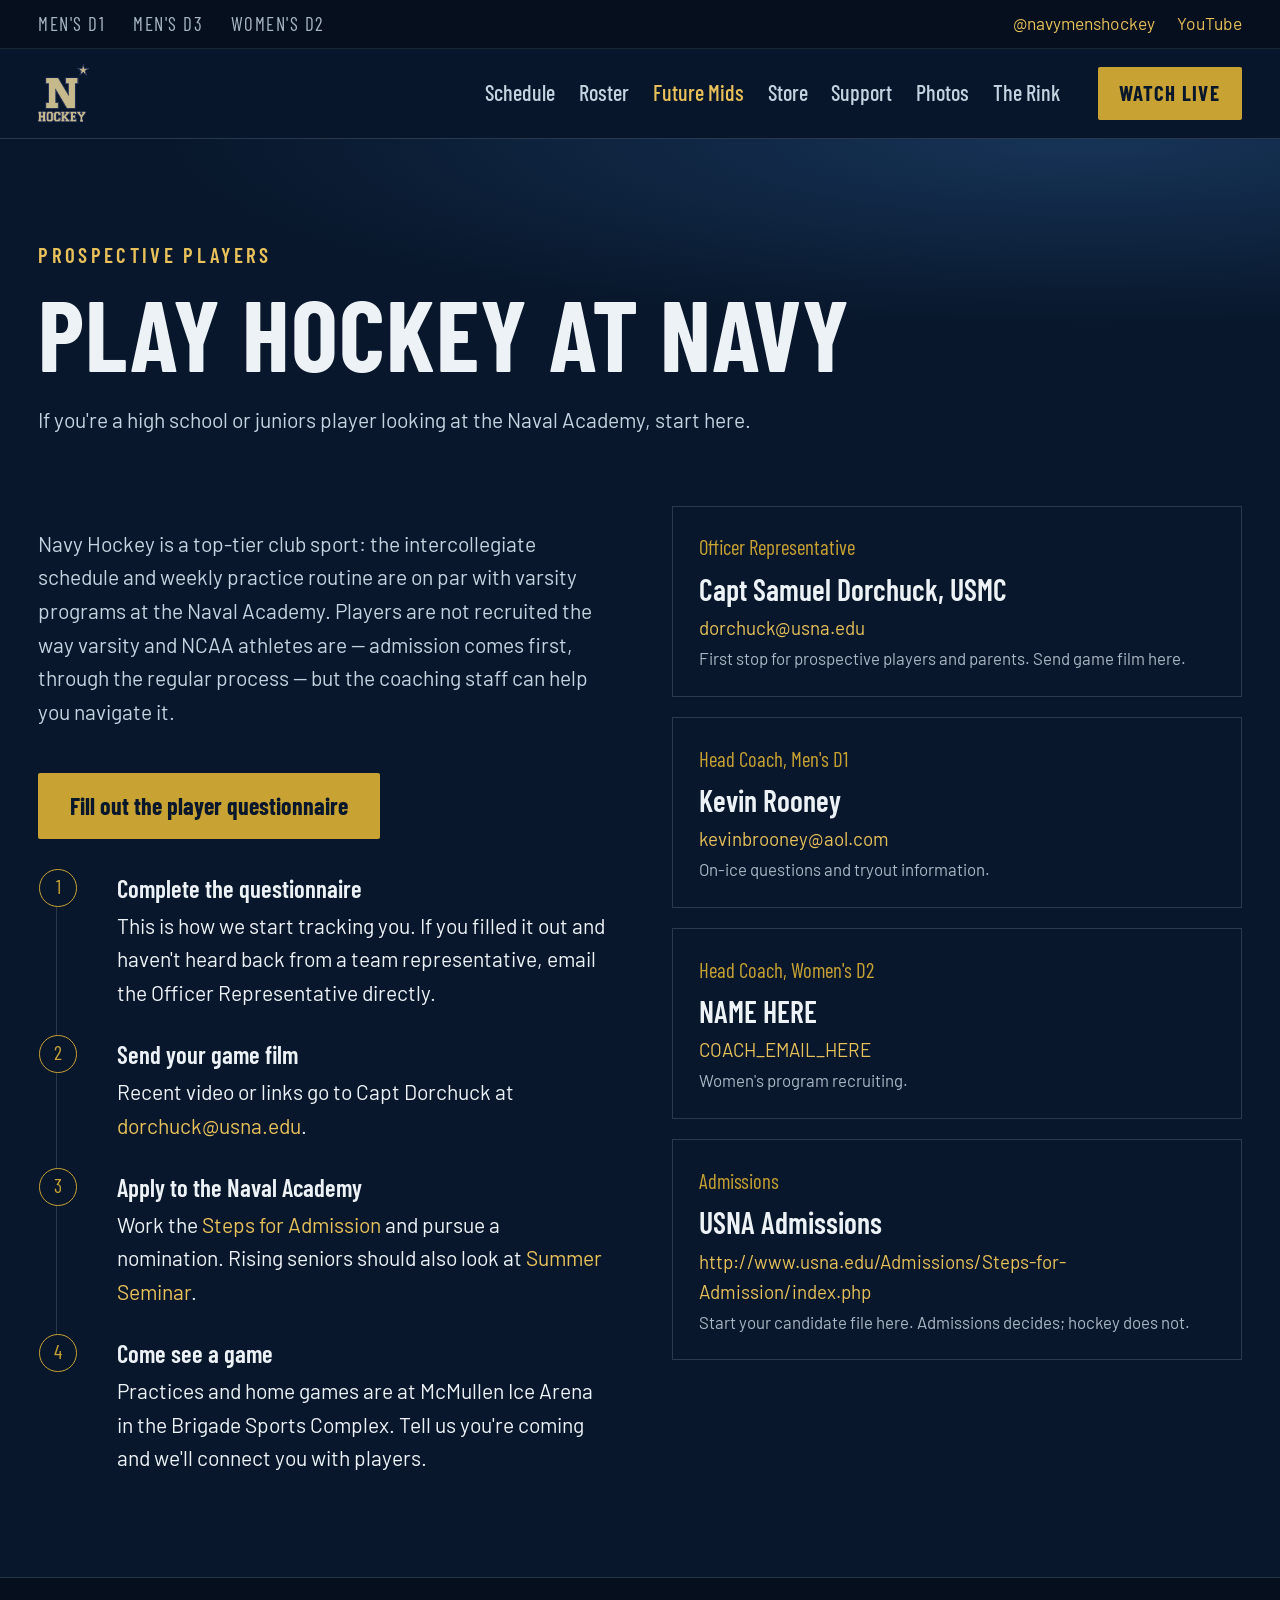
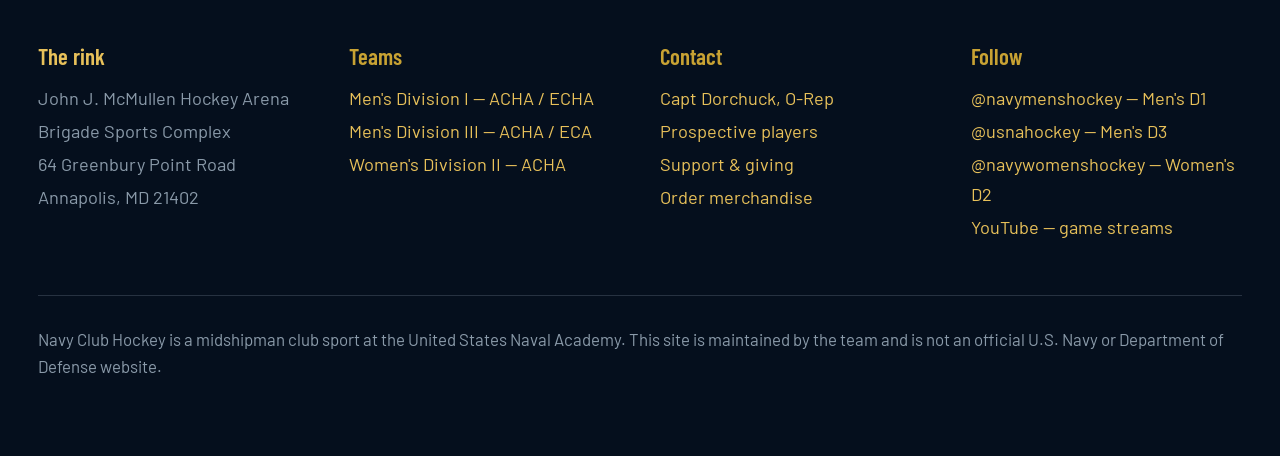
<file: future-mids.html>
<!DOCTYPE html>
<html lang="en">
<head>
<meta charset="utf-8">
<meta name="viewport" content="width=device-width, initial-scale=1">
<title>Future Mids — Navy Hockey</title>
<meta name="description" content="Prospective players: how to play hockey at the U.S. Naval Academy.">
<link rel="icon" href="img/navy-n-star.png">
<link rel="preconnect" href="https://fonts.googleapis.com">
<link rel="preconnect" href="https://fonts.gstatic.com" crossorigin>
<link href="https://fonts.googleapis.com/css2?family=Barlow:wght@400;500;600&family=Barlow+Condensed:wght@500;600;700&display=swap" rel="stylesheet">
<link rel="stylesheet" href="css/site.css">
</head>
<body data-page="future-mids">
<div id="site-header"></div>

<main id="top">
  <div class="pagehead">
    <div class="shell">
      <div class="kicker">Prospective players</div>
      <h1>Play hockey at Navy</h1>
      <p>If you're a high school or juniors player looking at the Naval Academy, start here.</p>
    </div>
  </div>

<section id="recruiting">
    <div class="shell">
      <div class="recruit">
        <div>
          <p class="lede">Navy Hockey is a top-tier club sport: the intercollegiate schedule and weekly practice routine are on par with varsity programs at the Naval Academy. Players are not recruited the way varsity and NCAA athletes are — admission comes first, through the regular process — but the coaching staff can help you navigate it.</p>
          <a class="btn" data-questionnaire href="#">Fill out the player questionnaire</a>
          <ol class="steps">
            <li><strong>Complete the questionnaire</strong>This is how we start tracking you. If you filled it out and haven't heard back from a team representative, email the Officer Representative directly.</li>
            <li><strong>Send your game film</strong>Recent video or links go to Capt Dorchuck at <a href="mailto:dorchuck@usna.edu">dorchuck@usna.edu</a>.</li>
            <li><strong>Apply to the Naval Academy</strong>Work the <a href="http://www.usna.edu/Admissions/Steps-for-Admission/index.php">Steps for Admission</a> and pursue a nomination. Rising seniors should also look at <a href="http://www.usna.edu/Admissions/Programs/NASS/index.php">Summer Seminar</a>.</li>
            <li><strong>Come see a game</strong>Practices and home games are at McMullen Ice Arena in the Brigade Sports Complex. Tell us you're coming and we'll connect you with players.</li>
          </ol>
        </div>
        <div>
          <div class="contacts" id="contacts"></div>
        </div>
      </div>
    </div>
  </section>
</main>

<div id="site-footer"></div>
<script src="js/data.js"></script>
<script src="js/site.js"></script>
</body>
</html>
</file>
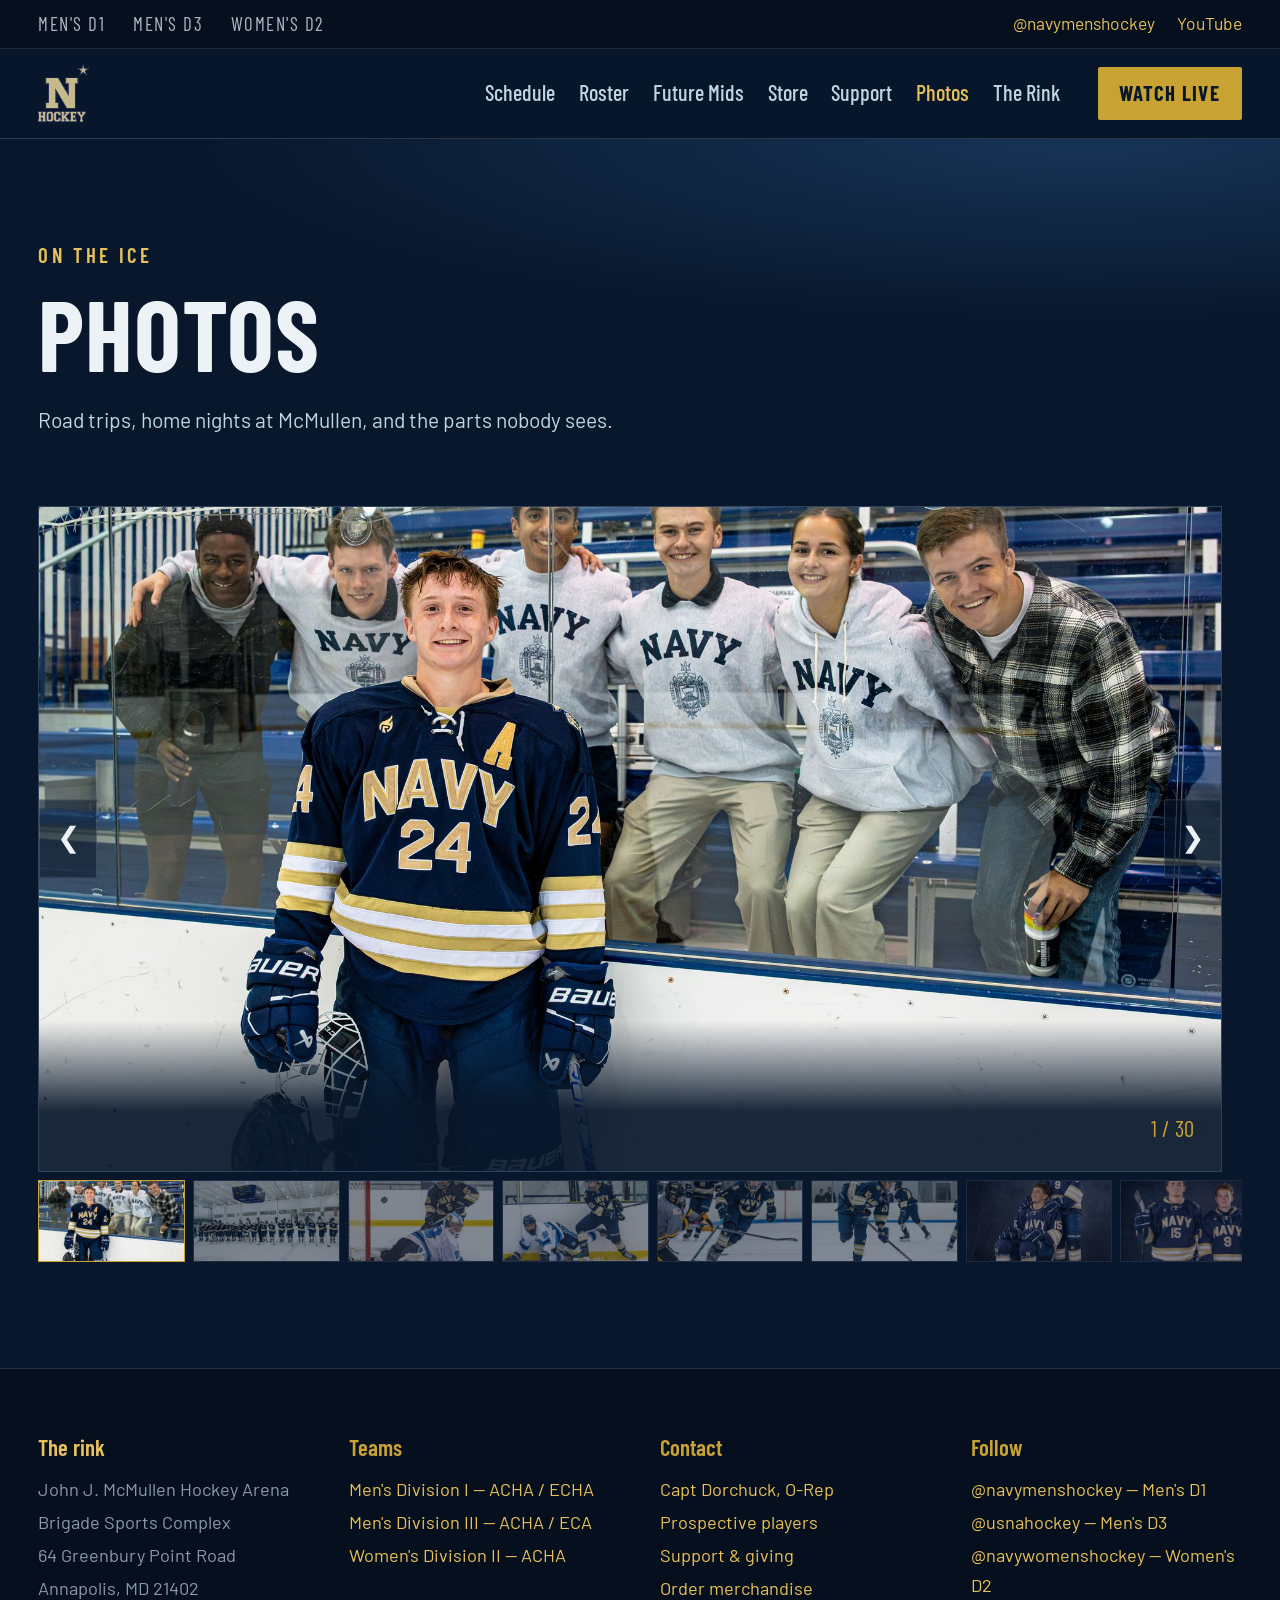
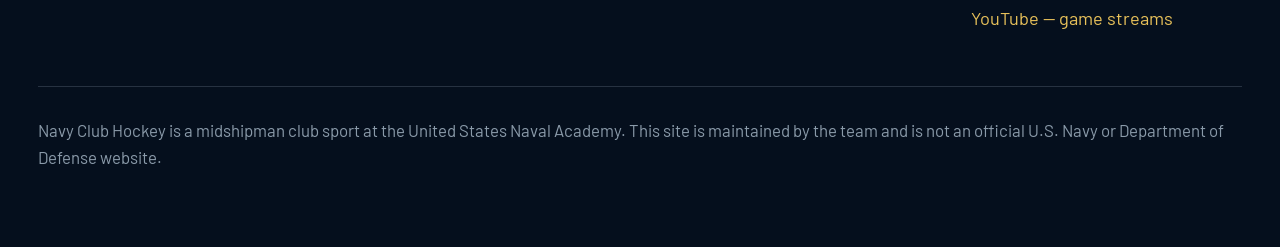
<file: photos.html>
<!DOCTYPE html>
<html lang="en">
<head>
<meta charset="utf-8">
<meta name="viewport" content="width=device-width, initial-scale=1">
<title>Photos — Navy Hockey</title>
<meta name="description" content="Navy Hockey photos: game nights at McMullen, road trips, and the team.">
<link rel="icon" href="img/navy-n-star.png">
<link rel="preconnect" href="https://fonts.googleapis.com">
<link rel="preconnect" href="https://fonts.gstatic.com" crossorigin>
<link href="https://fonts.googleapis.com/css2?family=Barlow:wght@400;500;600&family=Barlow+Condensed:wght@500;600;700&display=swap" rel="stylesheet">
<link rel="stylesheet" href="css/site.css">
</head>
<body data-page="photos">
<div id="site-header"></div>

<main id="top">
  <div class="pagehead">
    <div class="shell">
      <div class="kicker">On the ice</div>
      <h1>Photos</h1>
      <p>Road trips, home nights at McMullen, and the parts nobody sees.</p>
    </div>
  </div>

<section id="photos">
    <div class="shell">
      <div id="gallery" aria-roledescription="carousel" aria-label="Navy Hockey photos"></div>
    </div>
  </section>
</main>

<div id="site-footer"></div>
<script src="js/data.js"></script>
<script src="js/site.js"></script>
</body>
</html>
</file>
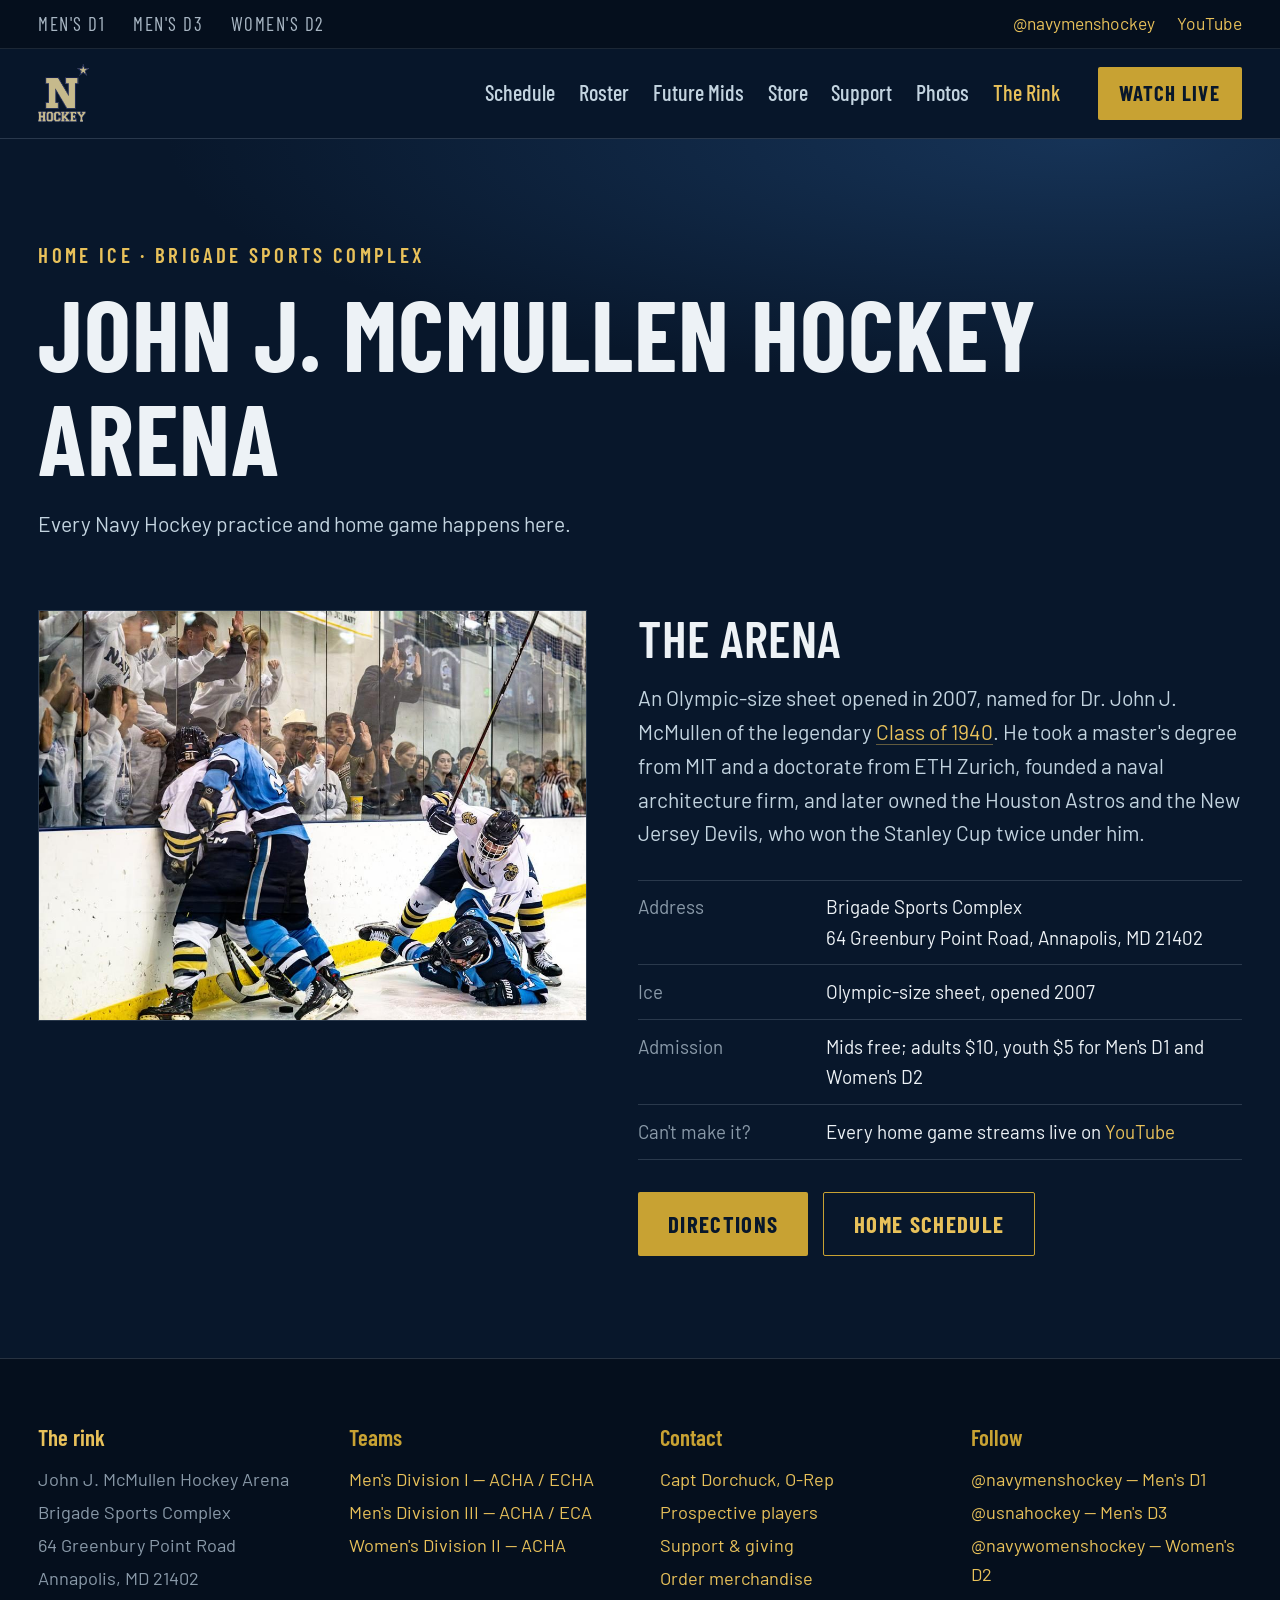
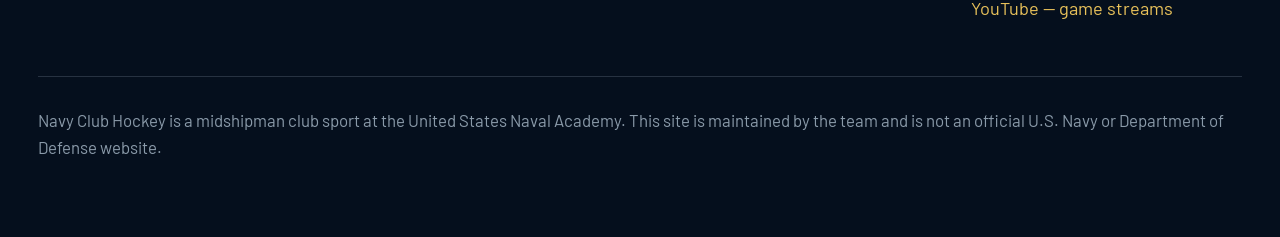
<file: rink.html>
<!DOCTYPE html>
<html lang="en">
<head>
<meta charset="utf-8">
<meta name="viewport" content="width=device-width, initial-scale=1">
<title>The Rink — McMullen Arena — Navy Hockey</title>
<meta name="description" content="John J. McMullen Hockey Arena at the Brigade Sports Complex, Annapolis — home ice of Navy Hockey.">
<link rel="icon" href="img/navy-n-star.png">
<link rel="preconnect" href="https://fonts.googleapis.com">
<link rel="preconnect" href="https://fonts.gstatic.com" crossorigin>
<link href="https://fonts.googleapis.com/css2?family=Barlow:wght@400;500;600&family=Barlow+Condensed:wght@500;600;700&display=swap" rel="stylesheet">
<link rel="stylesheet" href="css/site.css">
</head>
<body data-page="rink">
<div id="site-header"></div>

<main id="top">
  <div class="pagehead">
    <div class="shell">
      <div class="kicker">Home ice · Brigade Sports Complex</div>
      <h1>John J. McMullen Hockey Arena</h1>
      <p>Every Navy Hockey practice and home game happens here.</p>
    </div>
  </div>

  <section class="rink">
    <div class="shell">
      <div class="rink-grid">
        <div>
          <img src="img/gallery/big-crowd-navy-hockey-large.jpg" alt="A packed crowd at McMullen Arena for a Navy home game" loading="lazy">
        </div>
        <div>
          <h2>The arena</h2>
          <p class="lede">An Olympic-size sheet opened in 2007, named for Dr. John J. McMullen of the legendary <a href="https://www.amazon.com/Annapolis-Goes-War-Naval-Academy/dp/0197752675">Class of 1940</a>. He took a master's degree from MIT and a doctorate from ETH Zurich, founded a naval architecture firm, and later owned the Houston Astros and the New Jersey Devils, who won the Stanley Cup twice under him.</p>
          <dl class="facts">
            <div class="fact"><dt>Address</dt><dd>Brigade Sports Complex<br>64 Greenbury Point Road, Annapolis, MD 21402</dd></div>
            <div class="fact"><dt>Ice</dt><dd>Olympic-size sheet, opened 2007</dd></div>
            <div class="fact"><dt>Admission</dt><dd>Mids free; adults $10, youth $5 for Men's D1 and Women's D2</dd></div>
            <div class="fact"><dt>Can't make it?</dt><dd>Every home game streams live on <a data-live href="#">YouTube</a></dd></div>
          </dl>
          <div class="btn-row" style="margin-top:1.6rem">
            <a class="btn btn-lg" href="https://www.google.com/maps/search/?api=1&amp;query=John+J.+McMullen+Hockey+Arena%2C+64+Greenbury+Point+Rd%2C+Annapolis%2C+MD+21402">Directions</a>
            <a class="btn btn-ghost btn-lg" href="schedule.html">Home schedule</a>
          </div>
        </div>
      </div>
    </div>
  </section>
</main>

<div id="site-footer"></div>
<script src="js/data.js"></script>
<script src="js/site.js"></script>
</body>
</html>
</file>
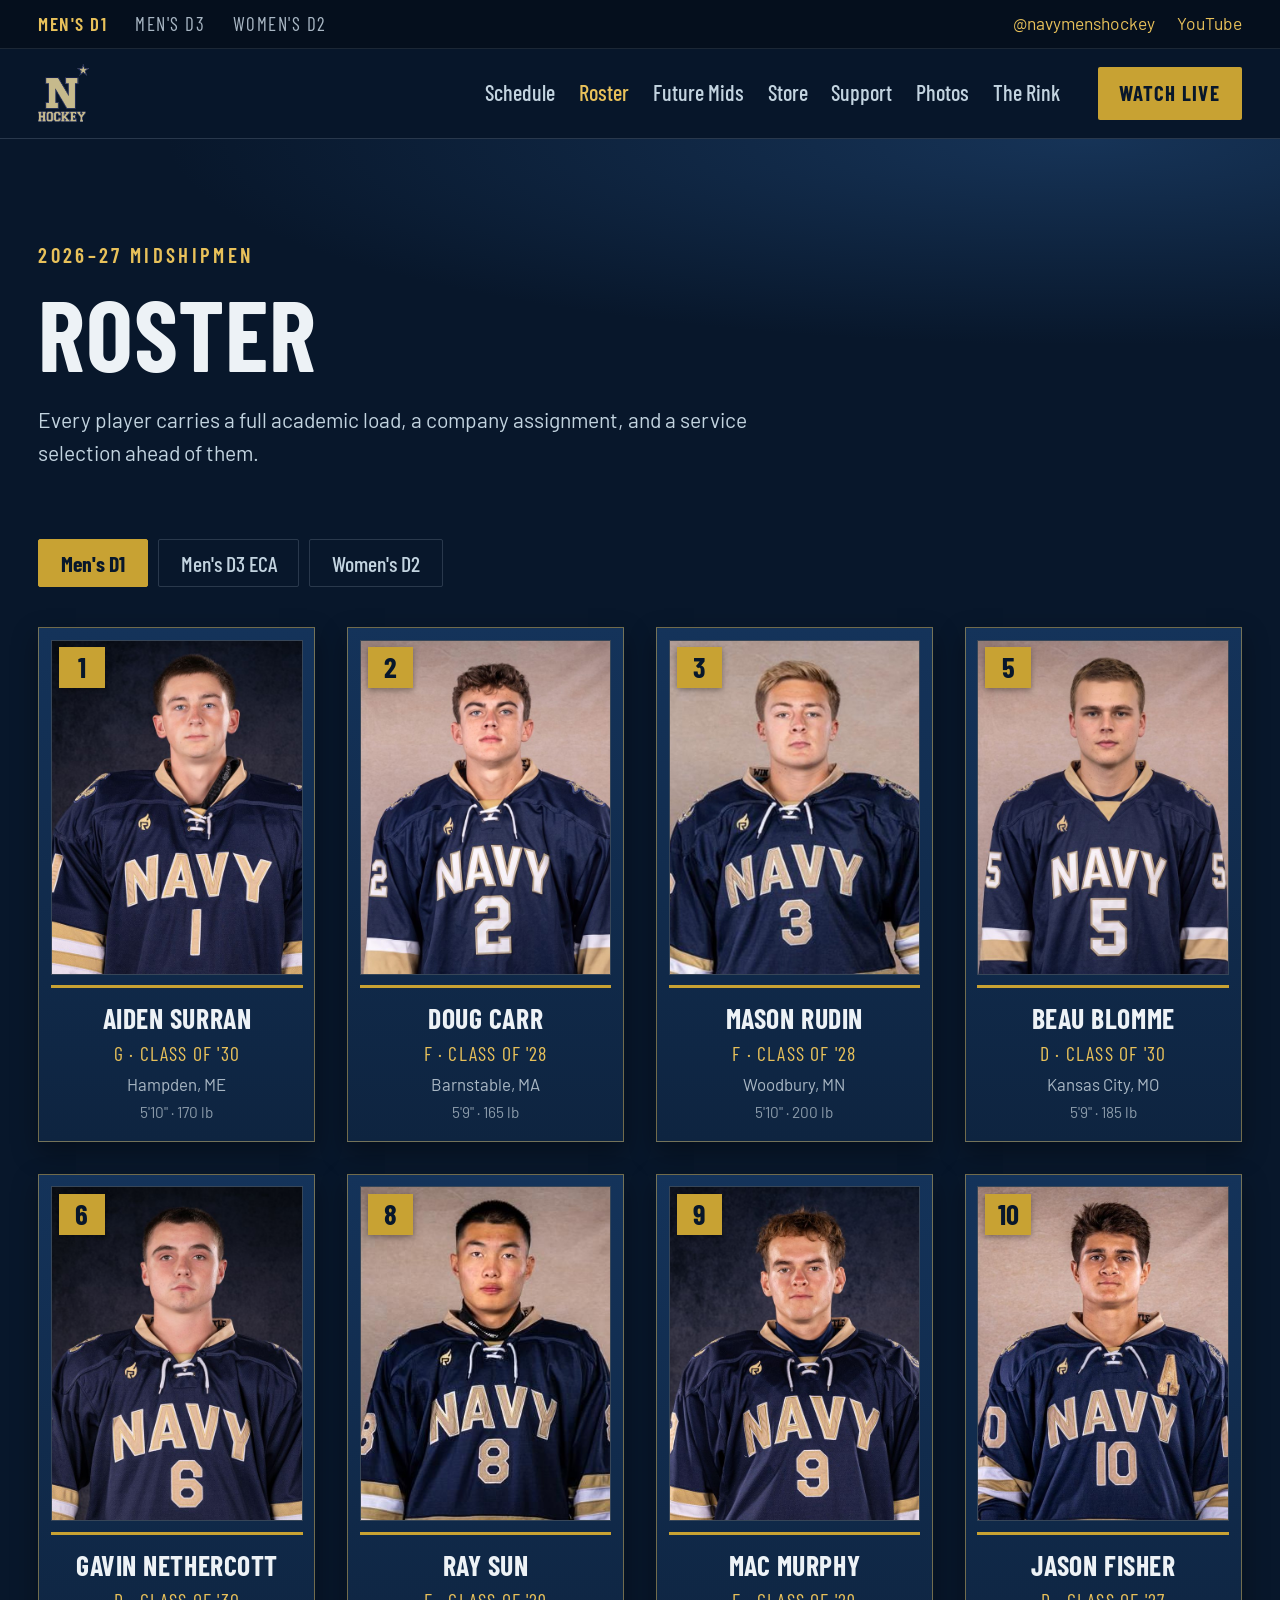
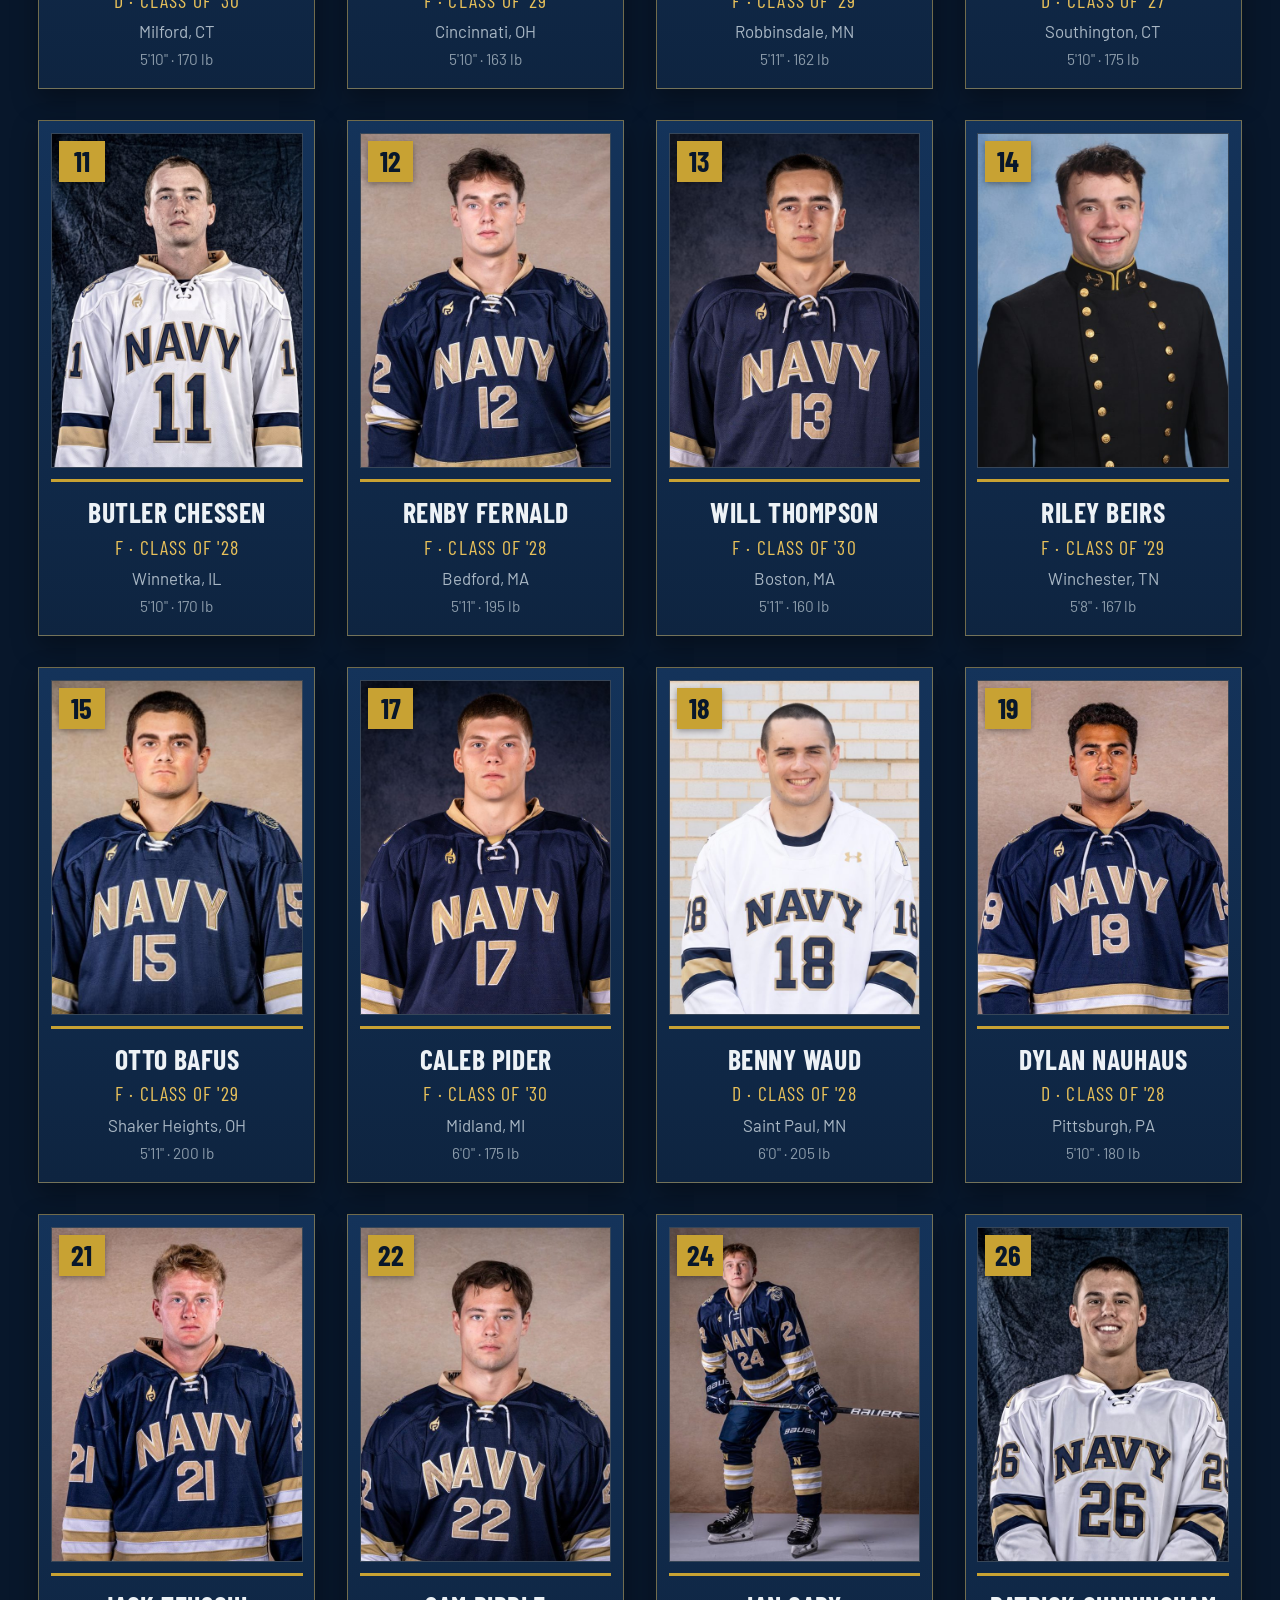
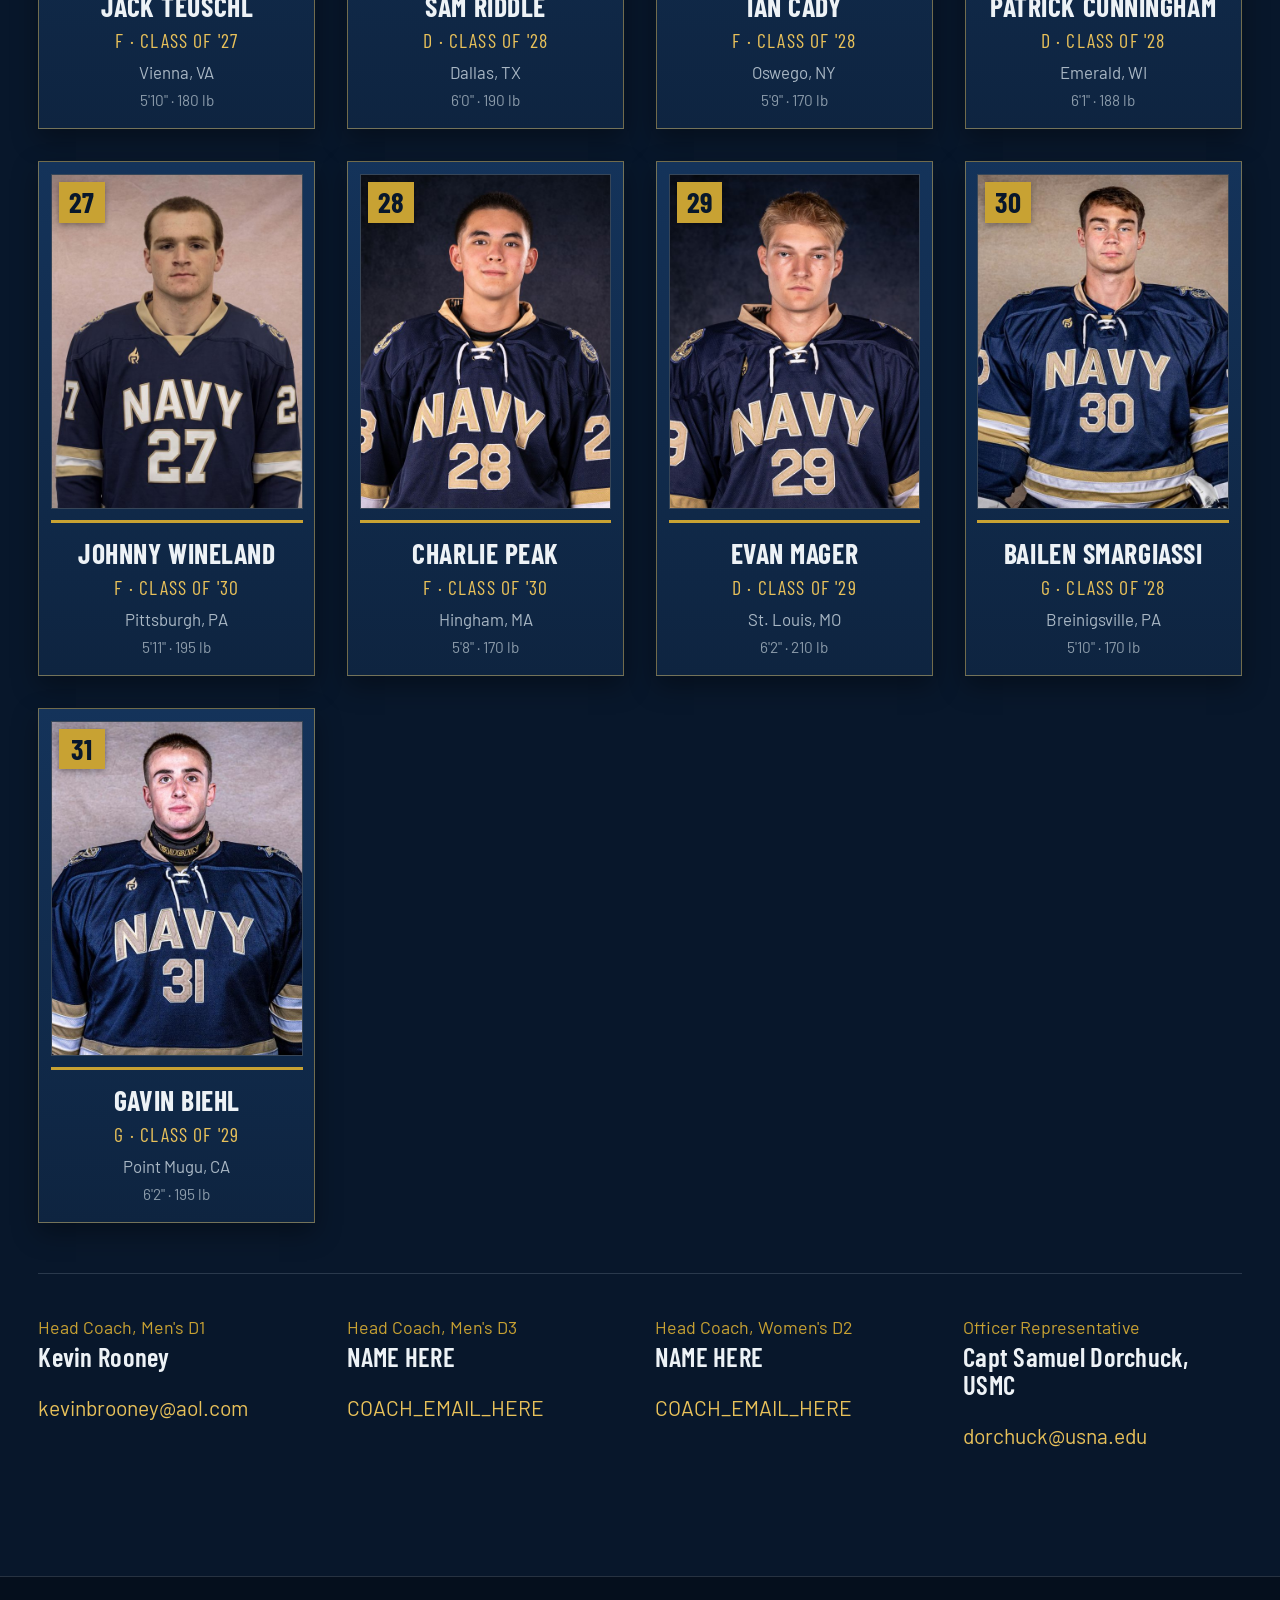
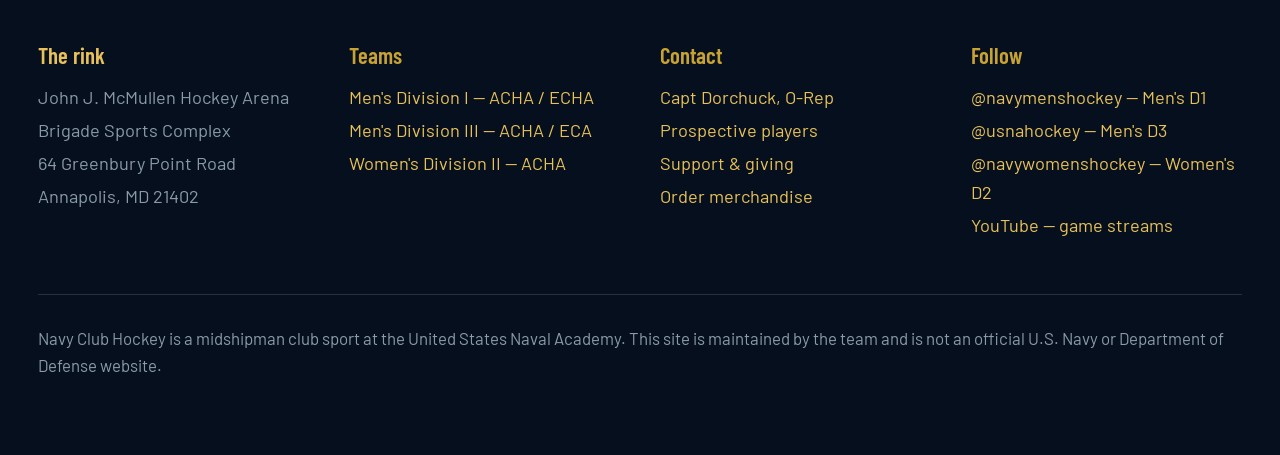
<file: roster.html>
<!DOCTYPE html>
<html lang="en">
<head>
<meta charset="utf-8">
<meta name="viewport" content="width=device-width, initial-scale=1">
<title>Roster — Navy Hockey</title>
<meta name="description" content="Navy Hockey rosters and coaching staff for Men's D1, Men's D3 and Women's D2.">
<link rel="icon" href="img/navy-n-star.png">
<link rel="preconnect" href="https://fonts.googleapis.com">
<link rel="preconnect" href="https://fonts.gstatic.com" crossorigin>
<link href="https://fonts.googleapis.com/css2?family=Barlow:wght@400;500;600&family=Barlow+Condensed:wght@500;600;700&display=swap" rel="stylesheet">
<link rel="stylesheet" href="css/site.css">
</head>
<body data-page="roster">
<div id="site-header"></div>

<main id="top">
  <div class="pagehead">
    <div class="shell">
      <div class="kicker">2026–27 Midshipmen</div>
      <h1>Roster</h1>
      <p>Every player carries a full academic load, a company assignment, and a service selection ahead of them.</p>
    </div>
  </div>

<section id="roster">
    <div class="shell">
      <div class="teams" id="roster-teams" role="group" aria-label="Choose a team roster"></div>
      <div class="wall" id="wall"></div>
      <div class="staff" id="staff"></div>
    </div>
  </section>
</main>
<div class="sheet" id="sheet" role="dialog" aria-modal="true" aria-labelledby="sheet-title">
  <div class="sheet-scrim" data-close></div>
  <div class="sheet-panel">
    <button class="sheet-close" aria-label="Close">&#10005;</button>
    <div class="sheet-body" id="sheet-body"></div>
  </div>
</div>
<div id="site-footer"></div>
<script src="js/data.js"></script>
<script src="js/site.js"></script>
</body>
</html>
</file>
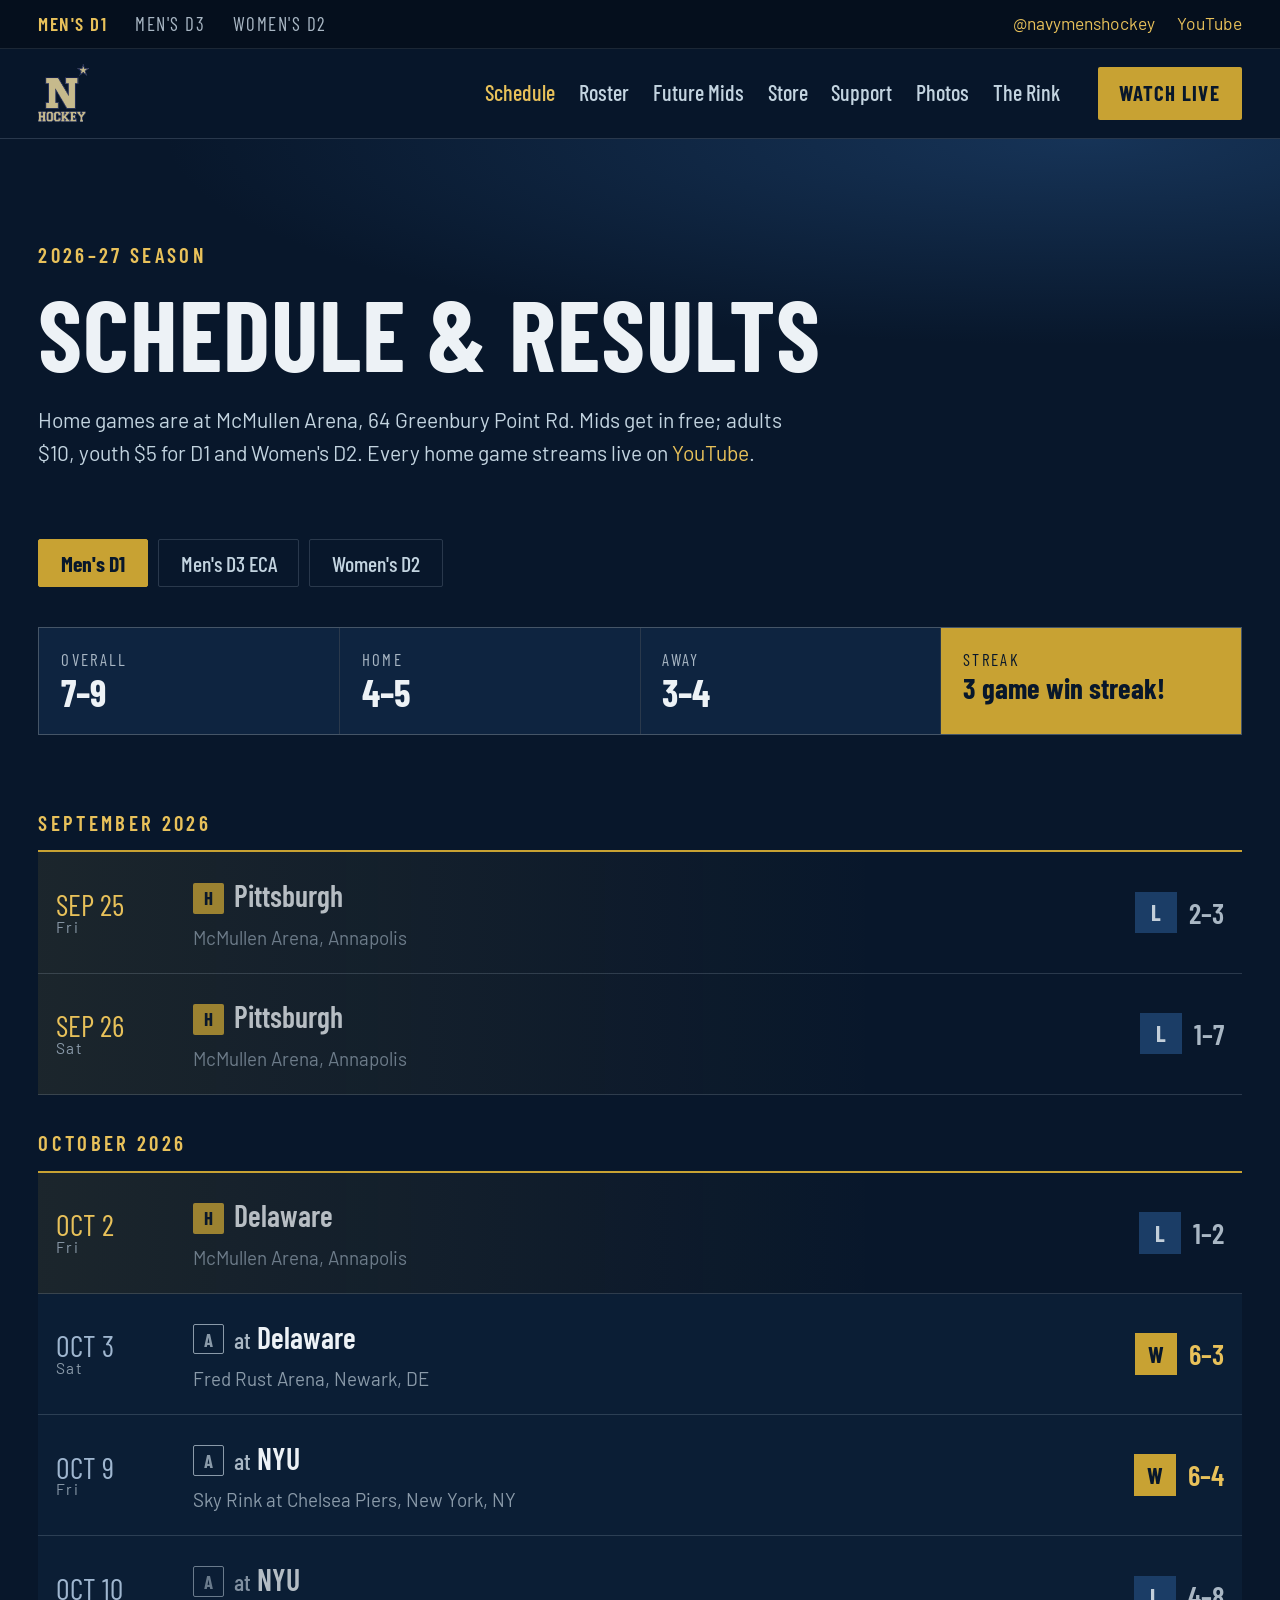
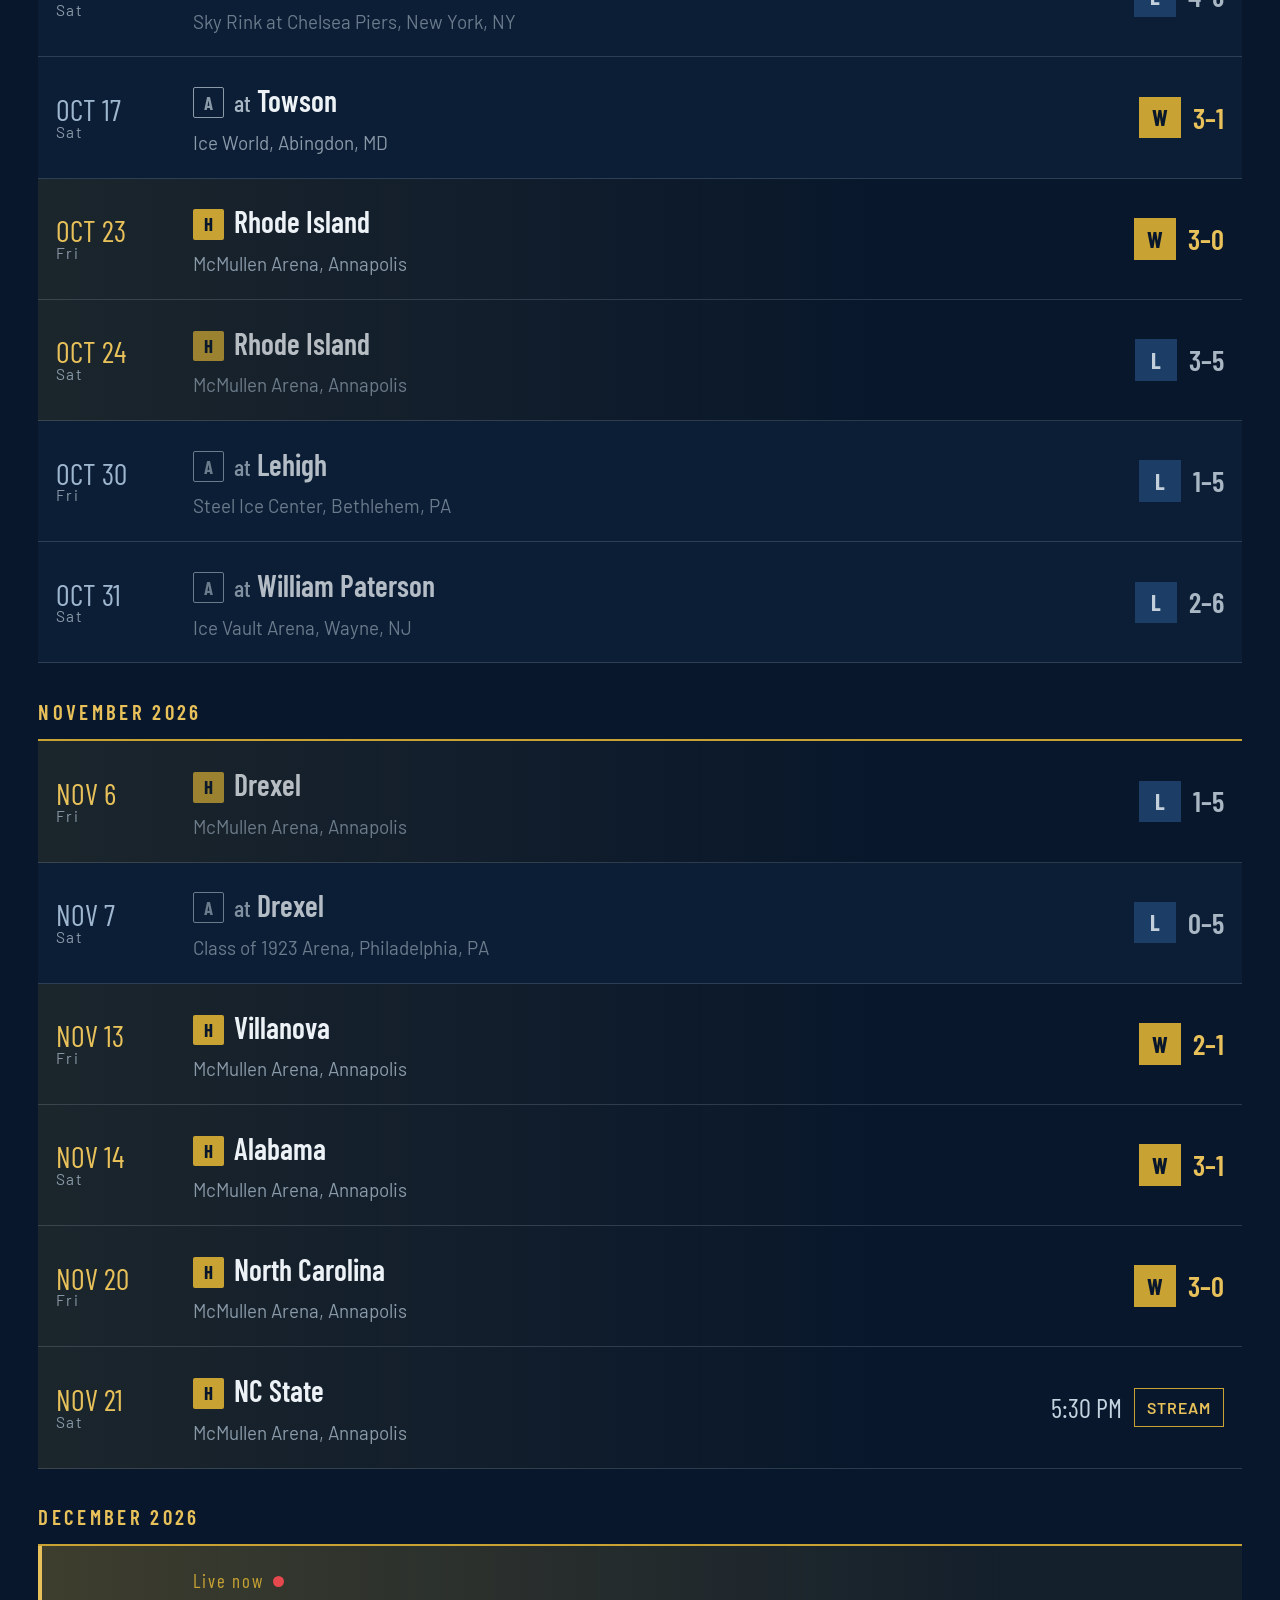
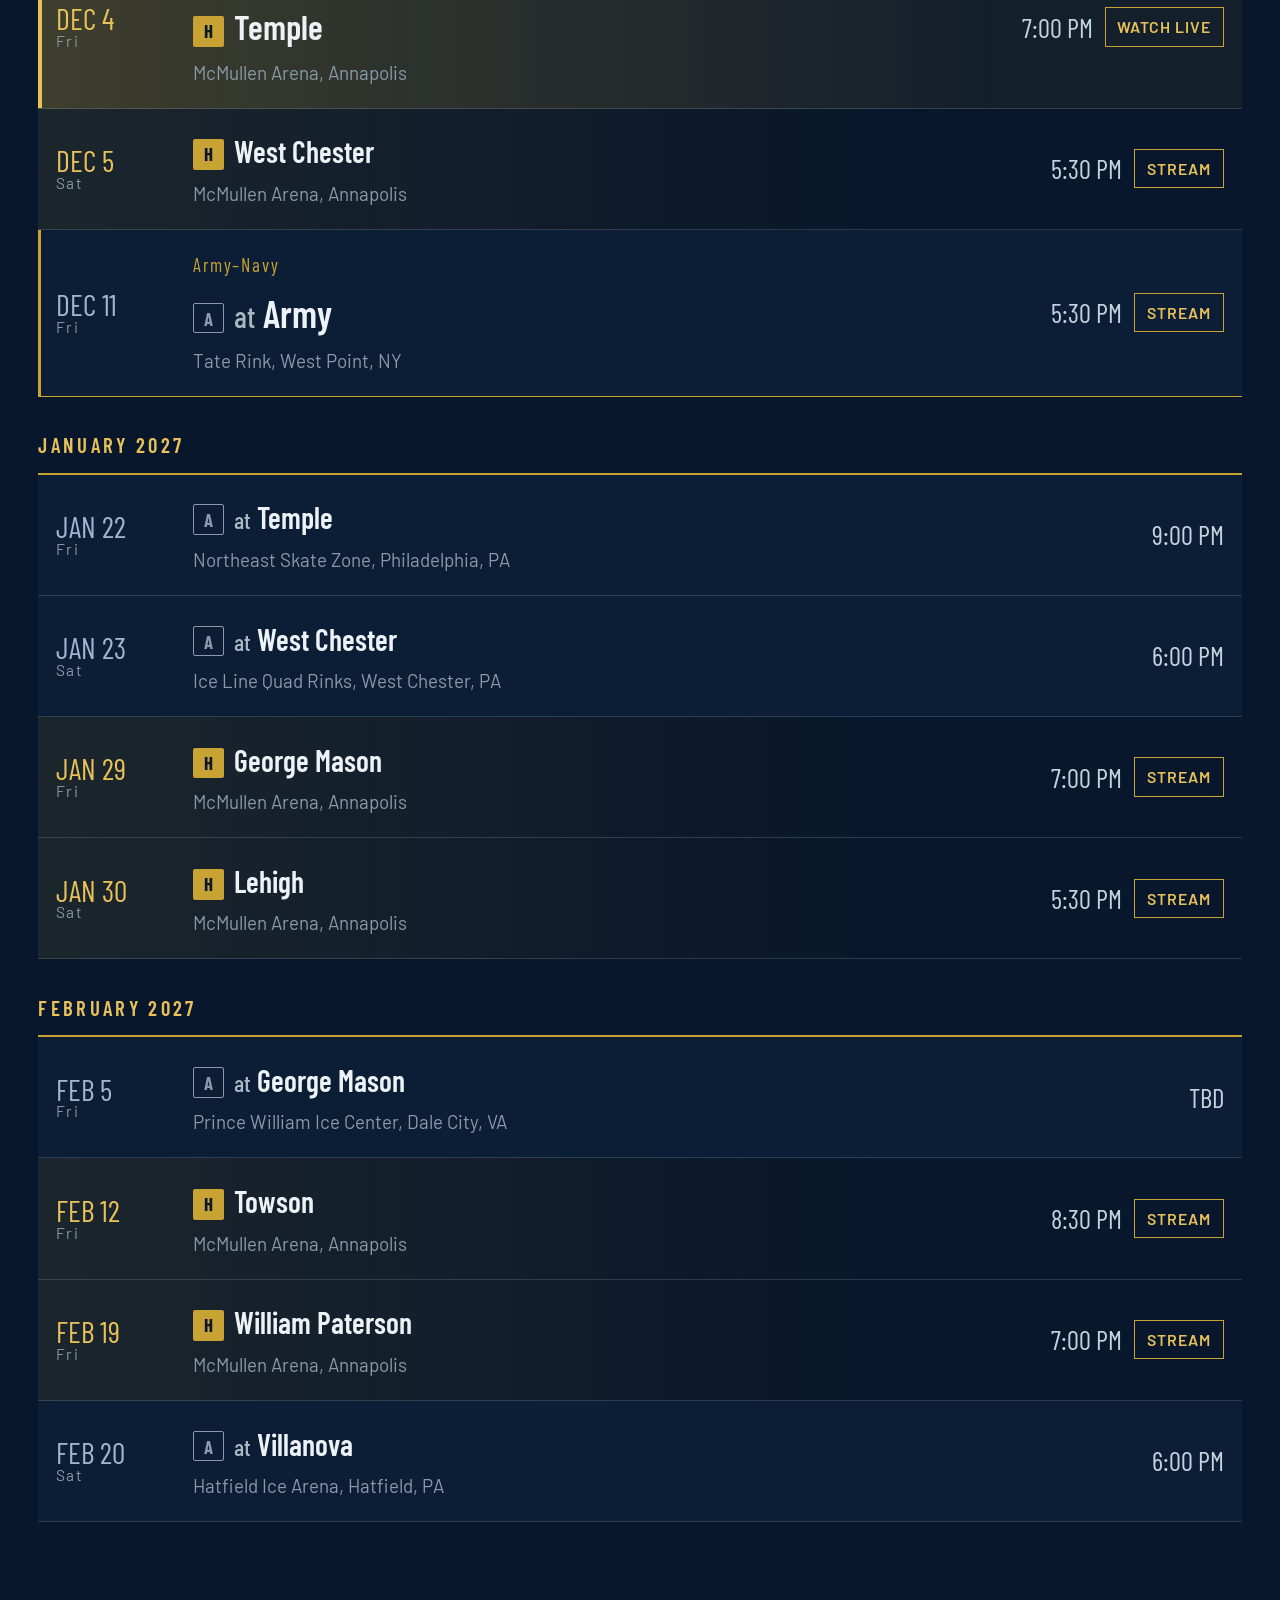
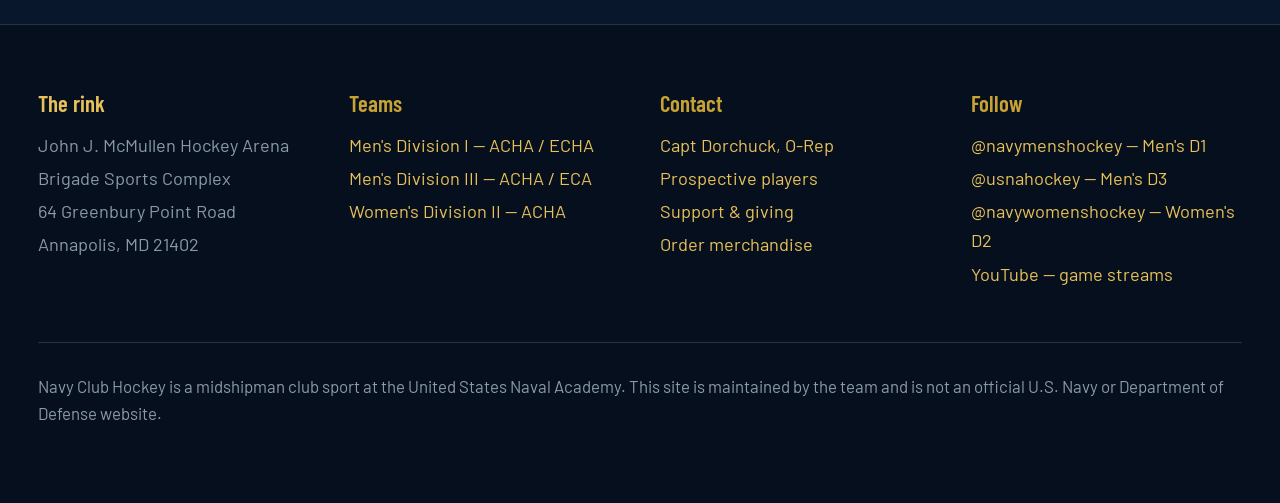
<file: schedule.html>
<!DOCTYPE html>
<html lang="en">
<head>
<meta charset="utf-8">
<meta name="viewport" content="width=device-width, initial-scale=1">
<title>Schedule & Results — Navy Hockey</title>
<meta name="description" content="Navy Hockey 2026–27 schedule and results for Men's D1, Men's D3 and Women's D2.">
<link rel="icon" href="img/navy-n-star.png">
<link rel="preconnect" href="https://fonts.googleapis.com">
<link rel="preconnect" href="https://fonts.gstatic.com" crossorigin>
<link href="https://fonts.googleapis.com/css2?family=Barlow:wght@400;500;600&family=Barlow+Condensed:wght@500;600;700&display=swap" rel="stylesheet">
<link rel="stylesheet" href="css/site.css">
</head>
<body data-page="schedule">
<div id="site-header"></div>

<main id="top">
  <div class="pagehead">
    <div class="shell">
      <div class="kicker">2026–27 season</div>
      <h1>Schedule &amp; results</h1>
      <p>Home games are at McMullen Arena, 64 Greenbury Point Rd. Mids get in free; adults $10, youth $5 for D1 and Women's D2. Every home game streams live on <a data-live href="#">YouTube</a>.</p>
    </div>
  </div>

<section id="schedule">
    <div class="shell">
      <div class="teams" id="sched-teams" role="group" aria-label="Choose a team schedule"></div>
      <div class="ledger" id="ledger"></div>
    </div>
  </section>
</main>

<div id="site-footer"></div>
<script src="js/data.js"></script>
<script src="js/site.js"></script>
</body>
</html>
</file>
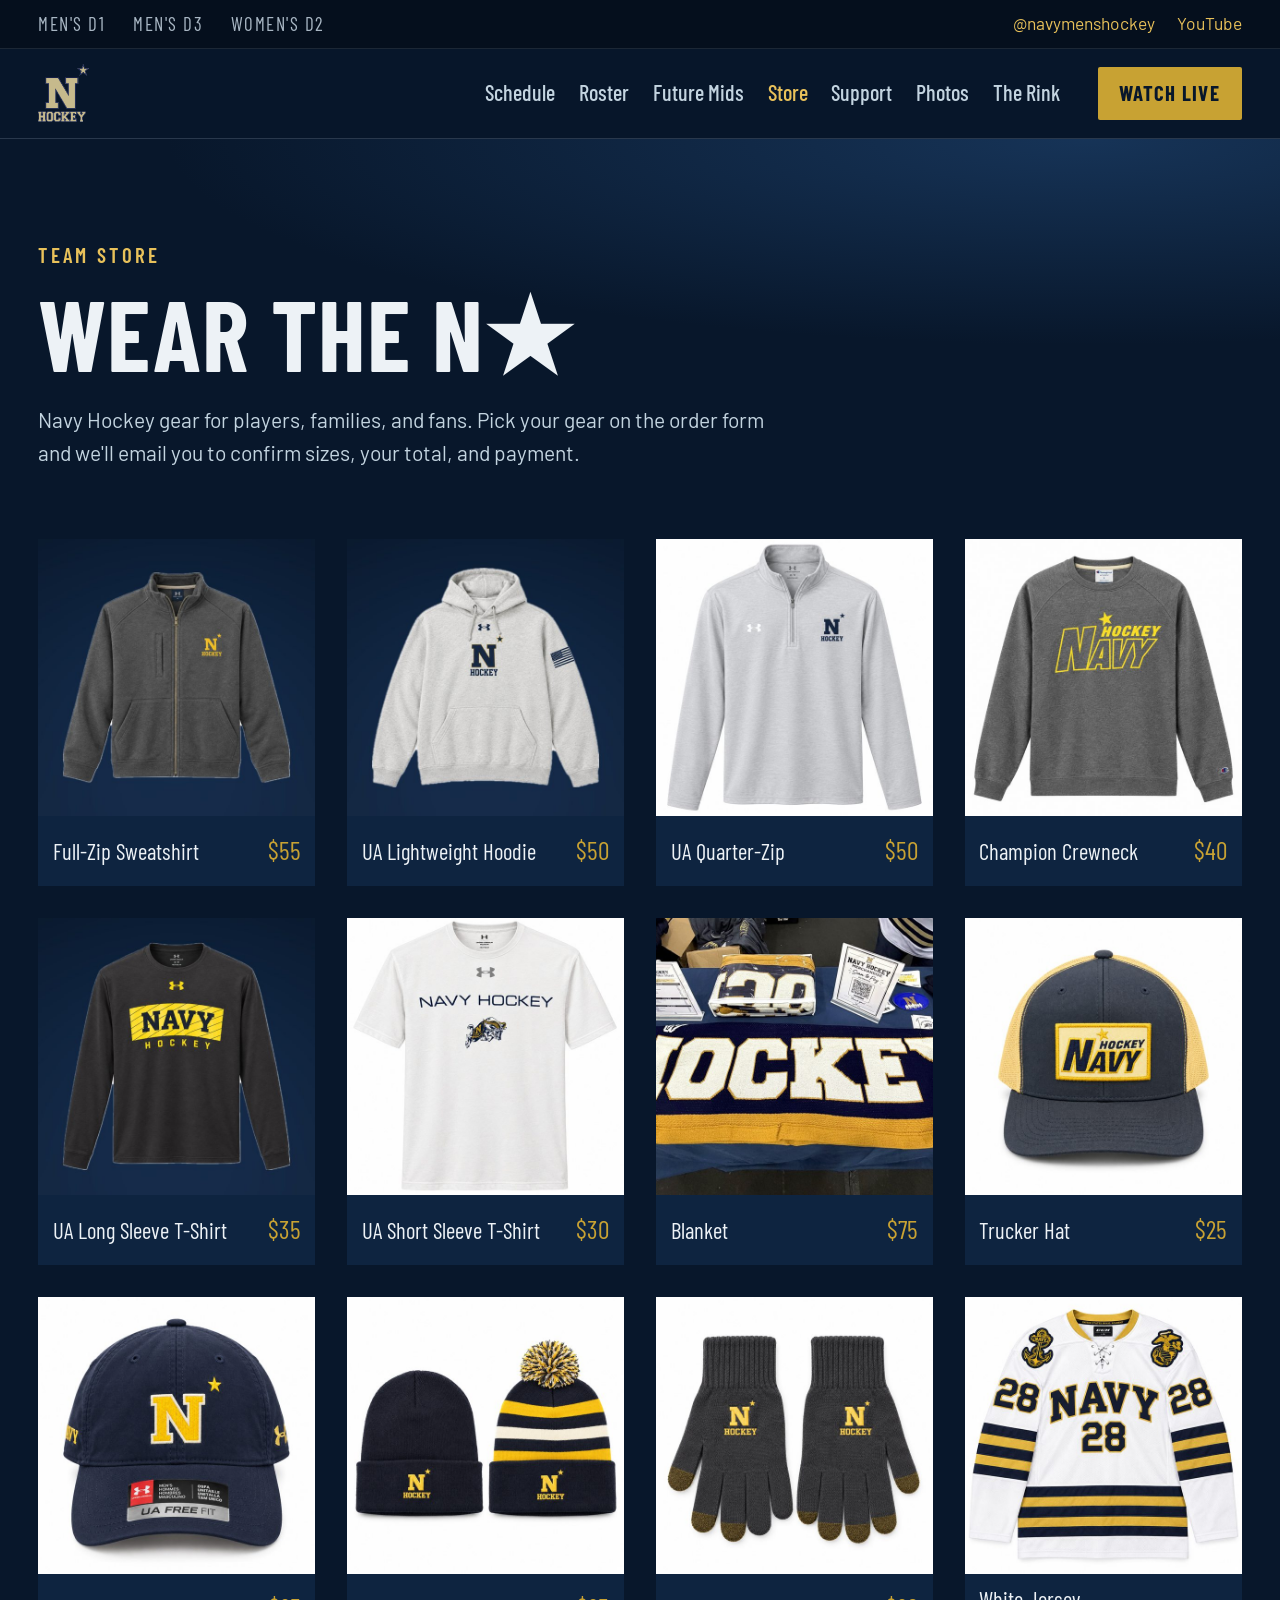
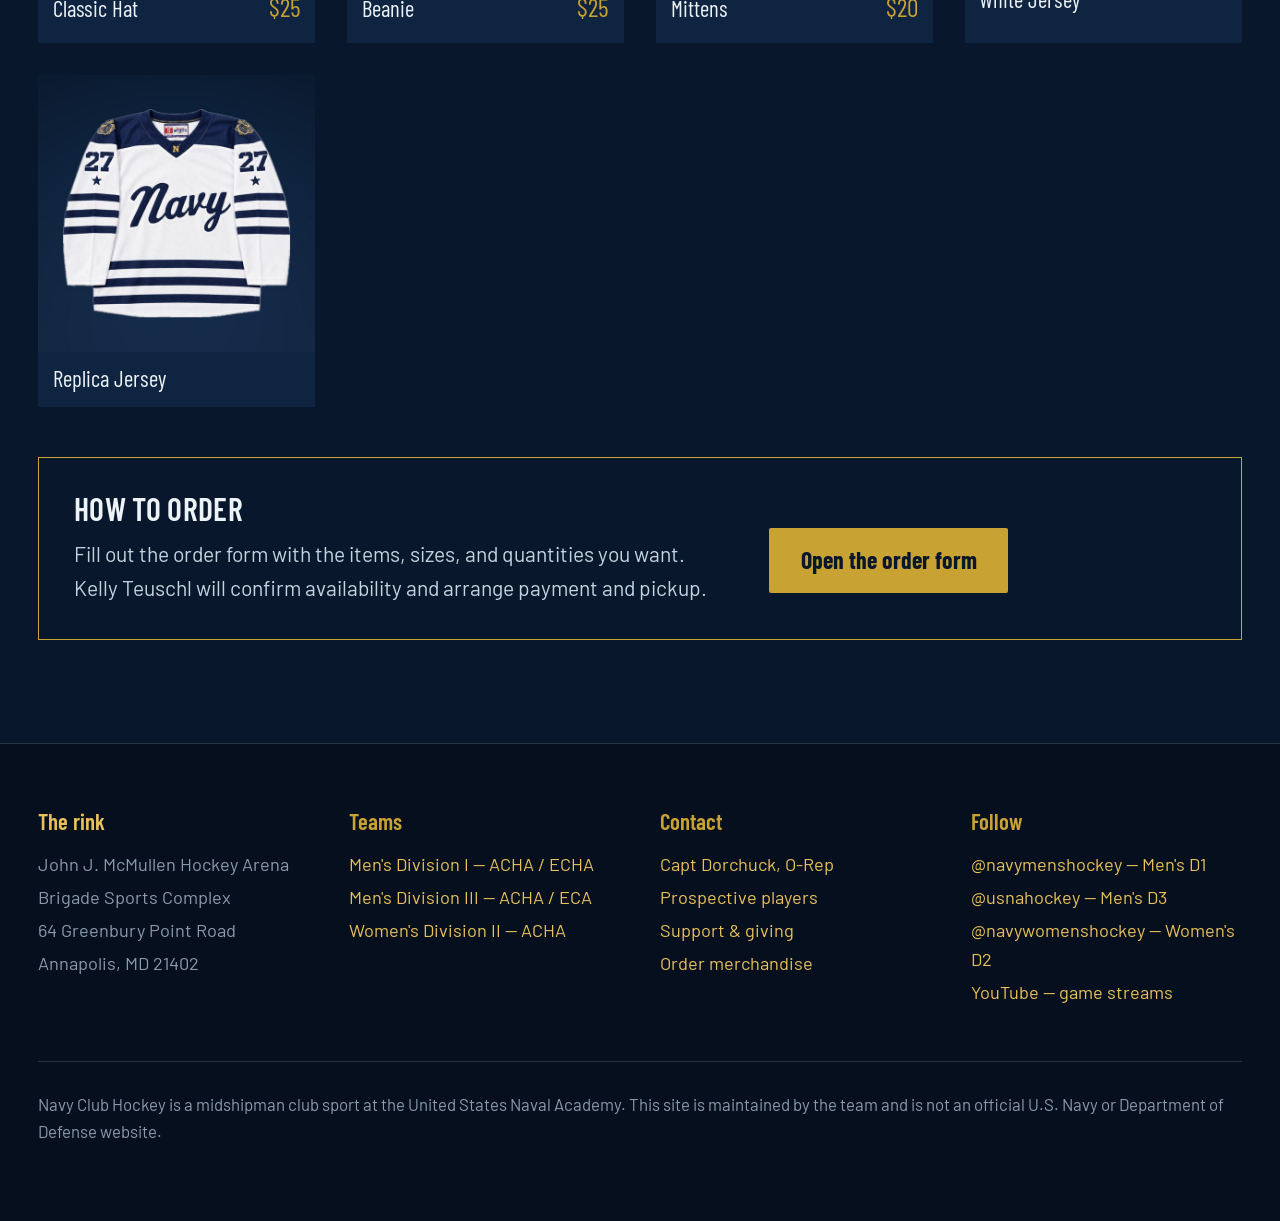
<file: store.html>
<!DOCTYPE html>
<html lang="en">
<head>
<meta charset="utf-8">
<meta name="viewport" content="width=device-width, initial-scale=1">
<title>Team Store — Navy Hockey</title>
<meta name="description" content="Navy Hockey gear for players, families and fans.">
<link rel="icon" href="img/navy-n-star.png">
<link rel="preconnect" href="https://fonts.googleapis.com">
<link rel="preconnect" href="https://fonts.gstatic.com" crossorigin>
<link href="https://fonts.googleapis.com/css2?family=Barlow:wght@400;500;600&family=Barlow+Condensed:wght@500;600;700&display=swap" rel="stylesheet">
<link rel="stylesheet" href="css/site.css">
</head>
<body data-page="store">
<div id="site-header"></div>

<main id="top">
  <div class="pagehead">
    <div class="shell">
      <div class="kicker">Team store</div>
      <h1>Wear the N&#9733;</h1>
      <p>Navy Hockey gear for players, families, and fans. Pick your gear on the order form and we'll email you to confirm sizes, your total, and payment.</p>
    </div>
  </div>

<section id="merch">
    <div class="shell">
      <div class="wall wall-merch" id="merch-grid"></div>
      <div class="order">
        <div>
          <h3>How to order</h3>
          <p id="order-copy" style="color:var(--rink);margin:.6rem 0 0"></p>
        </div>
        <div id="order-cta"></div>
      </div>
    </div>
  </section>
</main>
<div class="sheet" id="sheet" role="dialog" aria-modal="true" aria-labelledby="sheet-title">
  <div class="sheet-scrim" data-close></div>
  <div class="sheet-panel">
    <button class="sheet-close" aria-label="Close">&#10005;</button>
    <div class="sheet-body" id="sheet-body"></div>
  </div>
</div>
<div id="site-footer"></div>
<script src="js/data.js"></script>
<script src="js/site.js"></script>
</body>
</html>
</file>
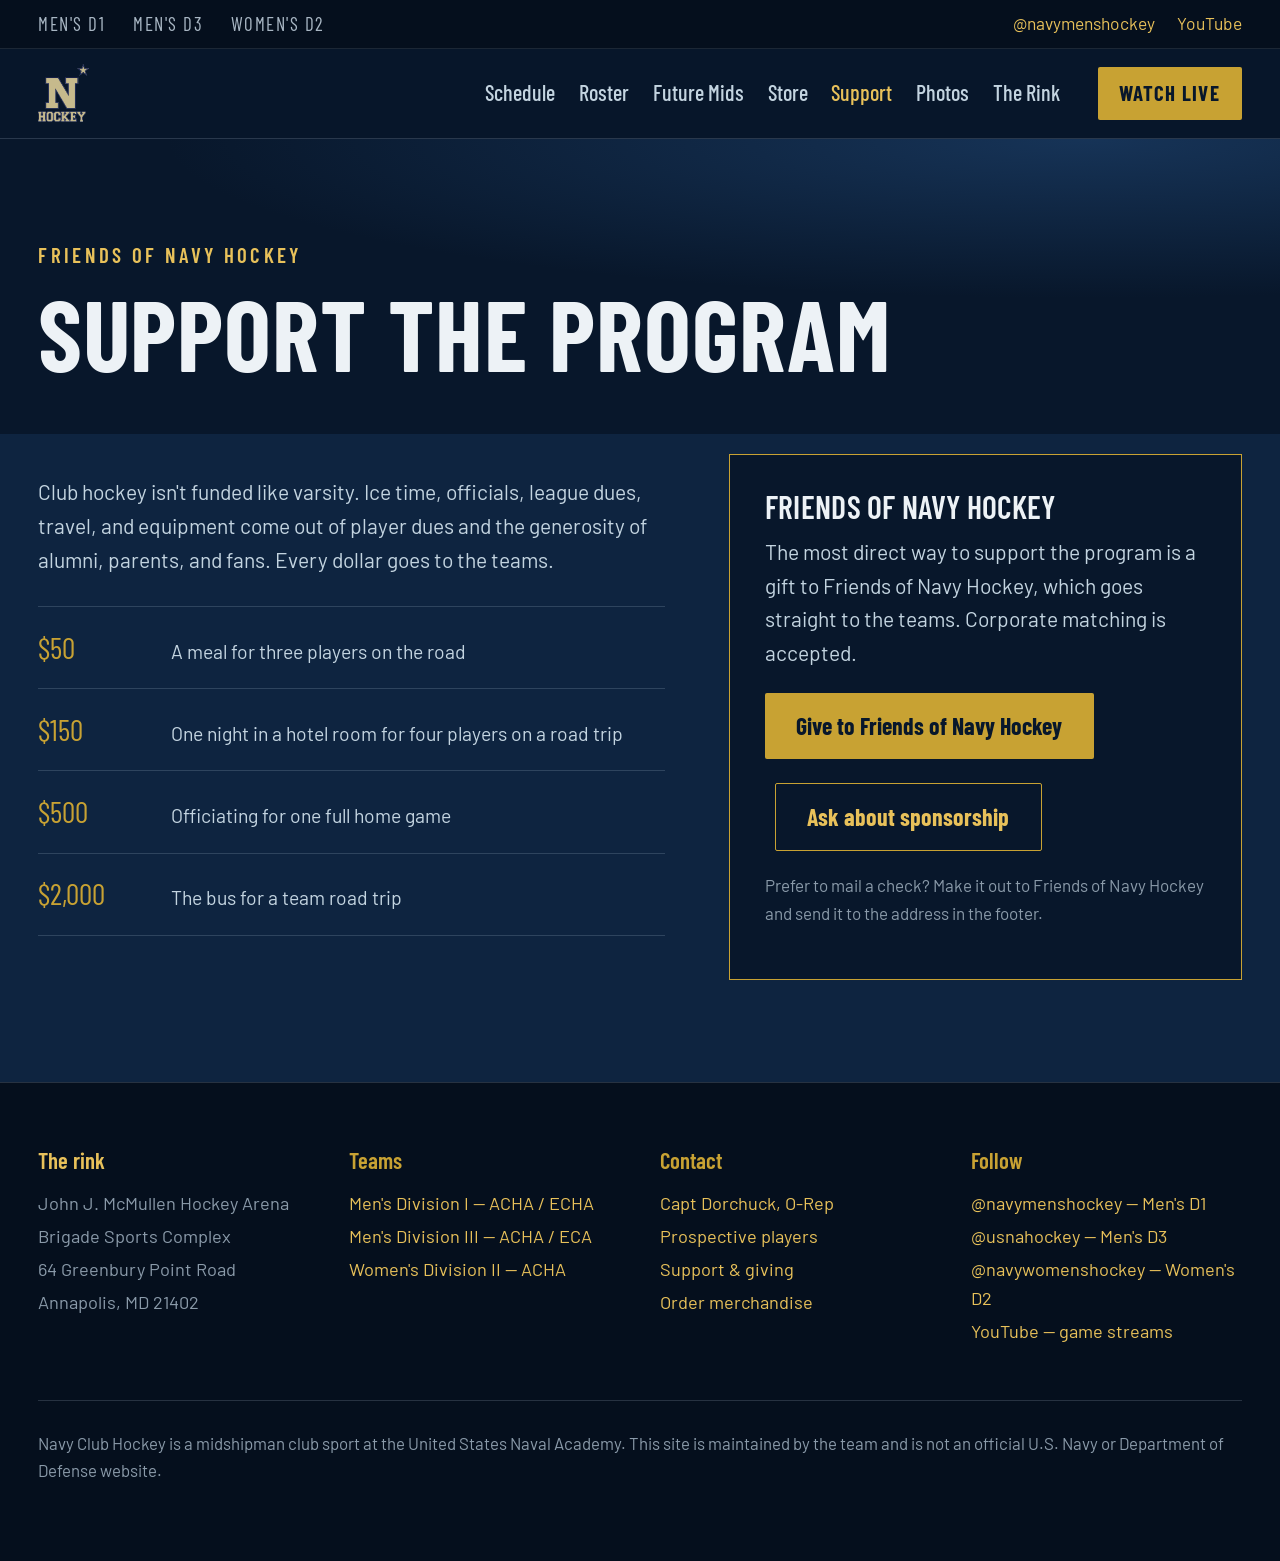
<file: support.html>
<!DOCTYPE html>
<html lang="en">
<head>
<meta charset="utf-8">
<meta name="viewport" content="width=device-width, initial-scale=1">
<title>Support — Navy Hockey</title>
<meta name="description" content="Support Navy Hockey through Friends of Navy Hockey.">
<link rel="icon" href="img/navy-n-star.png">
<link rel="preconnect" href="https://fonts.googleapis.com">
<link rel="preconnect" href="https://fonts.gstatic.com" crossorigin>
<link href="https://fonts.googleapis.com/css2?family=Barlow:wght@400;500;600&family=Barlow+Condensed:wght@500;600;700&display=swap" rel="stylesheet">
<link rel="stylesheet" href="css/site.css">
</head>
<body data-page="support">
<div id="site-header"></div>

<main id="top">
  <div class="pagehead">
    <div class="shell">
      <div class="kicker">Friends of Navy Hockey</div>
      <h1>Support the program</h1>
      
    </div>
  </div>

<section id="support" class="support">
    <div class="shell">
      <div class="give">
        <div>
          <p class="lede">Club hockey isn't funded like varsity. Ice time, officials, league dues, travel, and equipment come out of player dues and the generosity of alumni, parents, and fans. Every dollar goes to the teams.</p>
          <div class="tiers">
            <div class="tier"><div class="tier-amt">$50</div><div class="tier-what">A meal for three players on the road</div></div>
            <div class="tier"><div class="tier-amt">$150</div><div class="tier-what">One night in a hotel room for four players on a road trip</div></div>
            <div class="tier"><div class="tier-amt">$500</div><div class="tier-what">Officiating for one full home game</div></div>
            <div class="tier"><div class="tier-amt">$2,000</div><div class="tier-what">The bus for a team road trip</div></div>
          </div>
        </div>
        <div class="givebox">
          <h3>Friends of Navy Hockey</h3>
          <p style="color:var(--rink);margin:.6rem 0 0">The most direct way to support the program is a gift to Friends of Navy Hockey, which goes straight to the teams. Corporate matching is accepted.</p>
          <a class="btn" data-give href="#">Give to Friends of Navy Hockey</a>
          <a class="btn btn-ghost" href="mailto:dorchuck@usna.edu?subject=Navy%20Hockey%20sponsorship" style="margin-left:.5rem">Ask about sponsorship</a>
          <p class="fineprint">Prefer to mail a check? Make it out to Friends of Navy Hockey and send it to the address in the footer.</p>
        </div>
      </div>
    </div>
  </section>
</main>

<div id="site-footer"></div>
<script src="js/data.js"></script>
<script src="js/site.js"></script>
</body>
</html>
</file>
<file: css/site.css>
/* ============================================================
   NAVY HOCKEY — shared styles for every page.
   Content lives in js/data.js; rendering in js/site.js.
   ============================================================ */

:root{
  --navy-900:#08172B;
  --navy-800:#0E2440;
  --navy-700:#14314F;
  --navy-600:#1B3D66;
  --gold:#C8A233;
  --gold-lt:#E8C15A;
  --ice:#EDF2F6;
  --rink:#C3D4E0;
  --slate:#8A9AA9;
  --line:rgba(195,212,224,.18);
  --shell:min(84rem, 94vw);
}

*{box-sizing:border-box}
/* The whole site scales with the screen: ~16px on small laptops/phones,
   growing to ~22px on a 1440 display and capped at 24px. Everything is
   sized in rem, so this one line sets the overall zoom. */
html{font-size:clamp(16px, calc(1.36vw + 2.4px), 24px)}
html{scroll-behavior:smooth}
@media (prefers-reduced-motion:reduce){html{scroll-behavior:auto}*{animation:none!important;transition:none!important}}

body{
  margin:0;
  background:var(--navy-900);
  color:var(--ice);
  font-family:"Barlow",-apple-system,BlinkMacSystemFont,"Segoe UI",Roboto,sans-serif;
  font-size:1.0625rem;
  line-height:1.6;
  -webkit-font-smoothing:antialiased;
}
h1,h2,h3,.cond{font-family:"Barlow Condensed","Barlow",Impact,sans-serif;font-weight:600;letter-spacing:.01em;line-height:1.05;margin:0}
a{color:var(--gold-lt);text-decoration:none}
a:hover{text-decoration:underline}
:focus-visible{outline:2px solid var(--gold-lt);outline-offset:3px}
img{display:block;max-width:100%}

.shell{width:var(--shell);margin-inline:auto}

/* ---------- nav ---------- */
.topbar{
  position:sticky;top:0;z-index:50;
  background:rgba(8,23,43,.94);
  backdrop-filter:blur(8px);
  border-bottom:1px solid var(--line);
}
.topbar .shell{display:flex;align-items:center;gap:1.5rem;height:4rem}
.mark{display:flex;align-items:center;height:100%;padding:.5rem 0}
.mark:hover{text-decoration:none}
.mark .logo{height:100%;width:auto;flex:none}
.mark .logo img,.mark .logo svg{height:100%;width:auto}

/* --- brand mark: img/navy-n-star.png, vector fallback if missing --- */
.logo{position:relative;display:block}
.logo img{width:100%;height:auto}
.logo img.missing{display:none}
.logo svg{width:100%;height:auto;display:none}
.logo.fallback svg{display:block}
.topnav{margin-left:auto;display:flex;gap:1.4rem;font-family:"Barlow Condensed",sans-serif;font-size:1.12rem;font-weight:500}
.topnav a{color:var(--rink)}
.topnav a:hover{color:var(--gold-lt);text-decoration:none}
.navtoggle{display:none;margin-left:auto;background:none;border:1px solid var(--line);color:var(--ice);border-radius:3px;padding:.4rem .7rem;font:inherit}
@media (max-width:1200px){
  .navtoggle{display:block}
  .topnav{
    position:absolute;top:4.5rem;left:0;right:0;margin:0;
    flex-direction:column;gap:0;
    background:var(--navy-800);border-bottom:1px solid var(--line);
  }
  .topnav[hidden]{display:none}
  .topnav a{padding:.85rem 4vw;border-top:1px solid var(--line)}
}

.live-dot{
  display:inline-block;width:.55rem;height:.55rem;border-radius:50%;
  background:#E5484D;margin-left:.15rem;vertical-align:.05rem;
  animation:pulse 2s ease-in-out infinite;
}
@keyframes pulse{0%,100%{opacity:1}50%{opacity:.25}}
@media (prefers-reduced-motion:reduce){.live-dot{animation:none}}

/* ---------- sections ---------- */
section{padding:clamp(3.5rem,8vw,6rem) 0;border-top:1px solid var(--line)}
.sec-head{display:flex;align-items:flex-end;gap:1.5rem;flex-wrap:wrap;margin-bottom:2rem}
.sec-head h2{font-size:clamp(2.1rem,5.5vw,3.2rem);text-transform:uppercase}
.sec-head p{margin:0;color:var(--slate);max-width:52ch}
.sec-head .season{color:var(--gold);font-family:"Barlow Condensed",sans-serif;font-size:1.2rem;max-width:none}
.lede{color:var(--rink);max-width:62ch}

/* team switcher */
.teams{display:flex;flex-wrap:wrap;gap:.5rem;margin-bottom:2rem}
.teams button{
  font-family:"Barlow Condensed",sans-serif;font-size:1.1rem;font-weight:500;
  color:var(--rink);background:transparent;
  border:1px solid var(--line);border-radius:2px;
  padding:.5rem 1.1rem;cursor:pointer;
}
.teams button:hover{border-color:var(--rink)}
.teams button[aria-pressed="true"]{background:var(--gold);border-color:var(--gold);color:var(--navy-900);font-weight:700}

/* ---------- schedule ledger ---------- */
.ledger{border-top:1px solid var(--line)}
.game{
  display:grid;
  grid-template-columns:5.5rem 1fr auto;
  gap:0 1.4rem;align-items:center;
  padding:1rem 0;border-bottom:1px solid var(--line);
}
/* marquee game — the one rivalry row that should stop the eye */
.game.marquee{
  background:linear-gradient(90deg, rgba(200,162,51,.14), rgba(200,162,51,0) 62%);
  border-bottom-color:var(--gold);
  padding-left:1rem;margin-left:-1rem;
  box-shadow:inset 3px 0 0 var(--gold);
}
.game.marquee .g-opp{font-size:1.9rem}
/* date stays at the base size — bumping it wraps two-digit dates in the
   fixed 88px column. The opponent name carries the emphasis. */
.g-tag{
  font-family:"Barlow Condensed",sans-serif;font-size:.95rem;
  letter-spacing:.1em;color:var(--gold);margin-bottom:.15rem;
}
@media (max-width:620px){
  .game.marquee{padding-left:.75rem;margin-left:-.75rem}
  .game.marquee .g-opp{font-size:1.5rem}
}
.g-date{font-family:"Barlow Condensed",sans-serif;font-size:1.5rem;color:var(--gold);line-height:1}
.g-date small{display:block;font-size:.78rem;color:var(--slate);letter-spacing:.08em;font-family:"Barlow",sans-serif}
.g-opp{font-family:"Barlow Condensed",sans-serif;font-size:1.5rem;font-weight:600}
.g-ha{
  display:inline-block;width:1.55rem;height:1.55rem;line-height:1.55rem;text-align:center;
  font-family:"Barlow Condensed",sans-serif;font-size:.95rem;font-weight:700;
  border-radius:2px;margin-right:.55rem;vertical-align:2px;
}
.g-ha.home{background:var(--gold);color:var(--navy-900)}
.g-ha.away{border:1px solid var(--slate);color:var(--slate)}
.g-loc{color:var(--slate);font-size:.95rem;margin-top:.15rem}
.g-right{text-align:right;font-family:"Barlow Condensed",sans-serif;font-size:1.35rem;white-space:nowrap}
.g-right .w{color:var(--gold-lt)}
.g-right .l{color:var(--slate)}
.g-right .time{color:var(--rink)}
@media (max-width:620px){
  .game{grid-template-columns:4.4rem 1fr;row-gap:.35rem}
  .g-right{grid-column:2;text-align:left;font-size:1.15rem}
}

/* ---------- roster wall ---------- */
.wall{
  display:grid;
  grid-template-columns:repeat(auto-fill,minmax(11.5rem,1fr));
  gap:1px;background:var(--line);border:1px solid var(--line);
}
.player{position:relative;background:var(--navy-800);aspect-ratio:3/4;overflow:hidden;display:block;color:inherit;text-decoration:none}
.player:hover{text-decoration:none}
.player:hover img{filter:grayscale(0) contrast(1.05)}
.player::after{content:"";position:absolute;inset:0;box-shadow:inset 0 0 0 0 var(--gold);transition:box-shadow .15s}
.player:hover::after{box-shadow:inset 0 0 0 2px var(--gold)}
.player img{width:100%;height:100%;object-fit:cover;filter:grayscale(.35) contrast(1.05)}
.player.no-photo img{display:none}
.p-num{
  position:absolute;top:-.5rem;left:.4rem;
  font-family:"Barlow Condensed",sans-serif;font-weight:700;
  font-size:5.5rem;line-height:1;color:rgba(237,242,246,.16);
  pointer-events:none;
}
.player.no-photo .p-num{color:rgba(200,162,51,.55);top:22%;left:50%;transform:translateX(-50%);font-size:6.5rem}
.p-info{
  position:absolute;left:0;right:0;bottom:0;padding:2.6rem .8rem .8rem;
  background:linear-gradient(180deg, rgba(8,23,43,0), rgba(8,23,43,.93) 55%);
}
.p-name{font-family:"Barlow Condensed",sans-serif;font-size:1.3rem;font-weight:600;line-height:1.1}
.p-meta{font-size:.82rem;color:var(--rink);margin-top:.15rem}
.p-home{font-size:.8rem;color:var(--slate)}
.p-stats{font-size:.78rem;color:var(--slate);margin-top:.1rem}
.p-letter{
  position:absolute;top:.5rem;right:.5rem;z-index:2;
  width:1.6rem;height:1.6rem;line-height:1.5rem;text-align:center;
  border:1px solid var(--gold);color:var(--gold);
  font-family:"Barlow Condensed",sans-serif;font-weight:700;font-size:.95rem;
  background:rgba(8,23,43,.6);
}
.staff{display:grid;grid-template-columns:repeat(auto-fit,minmax(230px,1fr));gap:1.5rem;margin-top:2.5rem;padding-top:2rem;border-top:1px solid var(--line)}
.staff h3{font-size:1.35rem}
.staff .role{color:var(--gold);font-size:.9rem}

/* ---------- gallery carousel ---------- */
.carousel{position:relative}
.stage{
  position:relative;aspect-ratio:16/9;max-height:74vh;
  background:var(--navy-800);border:1px solid var(--line);overflow:hidden;
}
.stage img{
  position:absolute;inset:0;width:100%;height:100%;object-fit:cover;
  opacity:0;transition:opacity .5s ease;
}
.stage img.on{opacity:1}
@media (prefers-reduced-motion:reduce){.stage img{transition:none}}
.cap{
  position:absolute;left:0;right:0;bottom:0;
  padding:4.5rem 1.4rem 1.2rem;
  background:linear-gradient(180deg,rgba(8,23,43,0),rgba(8,23,43,.92) 60%);
  display:flex;align-items:flex-end;gap:1.5rem;
}
.cap-text{font-size:1.05rem;line-height:1.4}
.cap-count{margin-left:auto;flex:none;font-family:"Barlow Condensed",sans-serif;font-size:1.15rem;color:var(--gold)}
.arrow{
  position:absolute;top:50%;transform:translateY(-50%);
  width:2.9rem;height:4rem;display:grid;place-items:center;
  background:rgba(8,23,43,.55);border:1px solid var(--line);
  color:var(--ice);cursor:pointer;font-size:1.4rem;line-height:1;
}
.arrow:hover{background:var(--gold);color:var(--navy-900);border-color:var(--gold)}
.arrow.prev{left:0}
.arrow.next{right:0}
.thumbs{display:flex;gap:8px;margin-top:8px;overflow-x:auto;padding-bottom:4px}
.thumbs button{
  flex:none;width:7.4rem;aspect-ratio:16/9;padding:0;cursor:pointer;
  border:1px solid var(--line);background:var(--navy-800);opacity:.5;
}
.thumbs button img{width:100%;height:100%;object-fit:cover}
.thumbs button[aria-current="true"]{opacity:1;border-color:var(--gold)}
.thumbs button:hover{opacity:.85}
.gallery-empty{border:1px dashed var(--line);padding:clamp(2.5rem,7vw,4.5rem) 1.5rem;text-align:center}
.gallery-empty h3{font-size:1.6rem;color:var(--gold)}
.gallery-empty p{color:var(--slate);margin:.4rem 0 0}
@media (max-width:620px){
  .stage{aspect-ratio:4/3}
  .cap{flex-direction:column;align-items:flex-start;gap:.4rem;padding-top:3.5rem}
  .cap-count{margin-left:0}
  .thumbs button{width:92px}
}

/* ---------- merch ---------- */
/* Merch uses the roster's .wall grid verbatim. The only override is a
   slightly larger minimum track, since there are ~12 items, not 25. */
.wall-merch{grid-template-columns:repeat(auto-fill,minmax(13.5rem,1fr))}
.item{position:relative;background:var(--navy-800);display:block;color:inherit;text-decoration:none}
.item:hover{text-decoration:none}
.item::after{content:"";position:absolute;inset:0;box-shadow:inset 0 0 0 0 var(--gold);transition:box-shadow .15s;pointer-events:none}
.item:hover::after{box-shadow:inset 0 0 0 2px var(--gold)}
.item .shot{position:relative;aspect-ratio:1/1;background:var(--navy-700);overflow:hidden}
.item .shot img{width:100%;height:100%;object-fit:cover}
.item.no-photo .shot img{display:none}
.item .shot::after{
  content:"NAVY HOCKEY";position:absolute;inset:0;display:none;
  align-items:center;justify-content:center;
  font-family:"Barlow Condensed",sans-serif;font-size:.85rem;letter-spacing:.16em;
  color:rgba(200,162,51,.45);
}
.item.no-photo .shot::after{display:flex}
.item-body{padding:.65rem .75rem .8rem;display:flex;align-items:baseline;gap:.5rem}
.item.unavailable .shot img{opacity:.42;filter:grayscale(.5)}
.item.unavailable .item-price{color:var(--slate)}
.ribbon{
  position:absolute;left:0;right:0;bottom:0;z-index:2;
  padding:.3rem .5rem;text-align:center;
  background:rgba(8,23,43,.88);border-top:1px solid var(--gold);
  font-family:"Barlow Condensed",sans-serif;font-size:.9rem;letter-spacing:.1em;
  color:var(--gold);text-transform:uppercase;
}
.stock-note{
  margin:1rem 0 0;padding:.5rem .8rem;display:inline-block;
  border:1px solid var(--gold);color:var(--gold);
  font-family:"Barlow Condensed",sans-serif;font-size:1.05rem;letter-spacing:.04em;
}
.item-name{font-family:"Barlow Condensed",sans-serif;font-size:1.15rem;line-height:1.15}
.item-price{margin-left:auto;font-family:"Barlow Condensed",sans-serif;font-size:1.3rem;color:var(--gold)}
.order{
  margin-top:2.5rem;border:1px solid var(--gold);padding:1.75rem;
  display:grid;grid-template-columns:1.2fr .8fr;gap:2rem;align-items:center;
}
@media (max-width:760px){.order{grid-template-columns:1fr;gap:1.2rem}}
.order h3{font-size:1.6rem;text-transform:uppercase}

/* ---------- support ---------- */
.support{background:var(--navy-800)}
.give{display:grid;grid-template-columns:1.1fr .9fr;gap:clamp(2rem,5vw,4rem);align-items:start}
@media (max-width:820px){.give{grid-template-columns:1fr}}
.tiers{border-top:1px solid var(--line);margin-top:1.5rem}
.tier{display:flex;gap:1.2rem;align-items:baseline;padding:.85rem 0;border-bottom:1px solid var(--line)}
.tier-amt{font-family:"Barlow Condensed",sans-serif;font-size:1.5rem;color:var(--gold);min-width:5.5rem}
.tier-what{color:var(--rink);font-size:.98rem}
.givebox{background:var(--navy-900);border:1px solid var(--gold);padding:1.75rem}
.givebox h3{font-size:1.6rem;text-transform:uppercase}
.btn{
  display:inline-block;margin-top:1.2rem;
  background:var(--gold);color:var(--navy-900);
  font-family:"Barlow Condensed",sans-serif;font-weight:700;font-size:1.2rem;
  padding:.7rem 1.6rem;border-radius:2px;
}
.btn:hover{background:var(--gold-lt);text-decoration:none}
.btn-ghost{background:transparent;color:var(--gold-lt);border:1px solid var(--gold)}
.btn-ghost:hover{background:rgba(200,162,51,.12)}
.fineprint{font-size:.86rem;color:var(--slate);margin-top:1.1rem}

/* ---------- recruiting ---------- */
.recruit{display:grid;grid-template-columns:1fr 1fr;gap:clamp(2rem,5vw,3.5rem)}
@media (max-width:820px){.recruit{grid-template-columns:1fr}}
.steps{counter-reset:s;list-style:none;padding:0;margin:1.5rem 0 0}
.steps li{position:relative;padding:0 0 1.3rem 3rem;border-left:1px solid var(--line);margin-left:.9rem}
.steps li:last-child{border-left-color:transparent;padding-bottom:0}
.steps li::before{
  counter-increment:s;content:counter(s);
  position:absolute;left:-.9rem;top:0;
  width:1.8rem;height:1.8rem;border-radius:50%;
  background:var(--navy-900);border:1px solid var(--gold);color:var(--gold);
  font-family:"Barlow Condensed",sans-serif;font-size:1rem;line-height:1.7rem;text-align:center;
}
.steps strong{display:block;font-family:"Barlow Condensed",sans-serif;font-size:1.25rem;font-weight:600}
.contacts{display:grid;gap:1rem}
.contact{border:1px solid var(--line);padding:1.2rem 1.3rem}
.contact .role{color:var(--gold);font-family:"Barlow Condensed",sans-serif;font-size:1.05rem}
.contact .who{font-family:"Barlow Condensed",sans-serif;font-size:1.5rem;font-weight:600;margin-top:.1rem}
.contact .detail{font-size:.95rem;color:var(--rink)}

/* ---------- detail sheet ---------- */
.sheet{position:fixed;inset:0;z-index:80;display:none}
.sheet[open]{display:block}
.sheet-scrim{position:absolute;inset:0;background:rgba(3,9,18,.82);backdrop-filter:blur(3px)}
.sheet-panel{
  position:absolute;inset:auto 0 0 0;max-height:92vh;overflow:auto;
  background:var(--navy-900);border-top:3px solid var(--gold);
}
@media (min-width:880px){
  .sheet-panel{
    inset:50% auto auto 50%;transform:translate(-50%,-50%);
    width:min(980px,92vw);max-height:88vh;border:1px solid var(--gold);border-top-width:3px;
  }
}
.sheet-close{
  position:sticky;top:0;float:right;margin:.6rem .6rem 0 0;z-index:2;
  width:40px;height:40px;background:var(--navy-800);border:1px solid var(--line);
  color:var(--ice);font-size:1.3rem;line-height:1;cursor:pointer;
}
.sheet-close:hover{background:var(--gold);color:var(--navy-900);border-color:var(--gold)}
.sheet-body{display:grid;grid-template-columns:minmax(0,1fr) minmax(0,1.1fr);gap:clamp(1.5rem,4vw,2.5rem);padding:clamp(1.25rem,3vw,2rem)}
@media (max-width:720px){.sheet-body{grid-template-columns:1fr;gap:1.25rem}}
.sheet-shot{position:relative;background:var(--navy-700);border:1px solid var(--line);overflow:hidden}
.sheet-shot.portrait{aspect-ratio:3/4}
.sheet-shot.square{aspect-ratio:1/1}
.sheet-shot img{width:100%;height:100%;object-fit:cover}
.sheet-shot.empty img{display:none}
.sheet-shot .ghost{
  position:absolute;inset:0;display:none;align-items:center;justify-content:center;
  font-family:"Barlow Condensed",sans-serif;font-size:7rem;color:rgba(200,162,51,.5);
}
.sheet-shot.empty .ghost{display:flex}
.sheet-eyebrow{font-family:"Barlow Condensed",sans-serif;color:var(--gold);font-size:1.1rem;letter-spacing:.06em}
.sheet-title{font-family:"Barlow Condensed",sans-serif;font-size:clamp(2rem,5vw,3rem);text-transform:uppercase;line-height:1.02;margin:.1rem 0 0}
.sheet-sub{color:var(--rink);margin:.4rem 0 0}
.facts{margin:1.5rem 0 0;border-top:1px solid var(--line)}
.fact{display:flex;gap:1rem;padding:.6rem 0;border-bottom:1px solid var(--line);font-size:.95rem}
.fact dt{color:var(--slate);min-width:8.5rem;flex:none;margin:0}
.fact dd{margin:0}
.sheet-note{margin-top:1.4rem;color:var(--rink);line-height:1.65}
.sheet-empty{margin-top:1.4rem;color:var(--slate);font-style:italic}

/* ---------- footer ---------- */
footer{background:#050F1D;padding:3rem 0;border-top:1px solid var(--line)}
.foot{display:grid;grid-template-columns:repeat(auto-fit,minmax(13rem,1fr));gap:2rem}
.foot h4{font-family:"Barlow Condensed",sans-serif;font-size:1.15rem;color:var(--gold);margin:0 0 .5rem;font-weight:600}
.foot p,.foot li{color:var(--slate);font-size:.92rem;margin:.2rem 0}
.foot ul{list-style:none;padding:0;margin:0}
.colophon{margin-top:2.5rem;padding-top:1.5rem;border-top:1px solid var(--line);color:var(--slate);font-size:.85rem}

/* ============================================================
   MULTI-PAGE SHELL (header, program bar, page banners)
   ============================================================ */
.progbar{background:#050F1D;border-bottom:1px solid rgba(195,212,224,.12)}
.progbar .shell{display:flex;align-items:center;justify-content:space-between;gap:1rem;min-height:2.4rem;flex-wrap:wrap}
.progbar nav{display:flex;gap:1.4rem;font-family:"Barlow Condensed",sans-serif;font-size:.95rem;letter-spacing:.08em;text-transform:uppercase}
.progbar nav a{color:#A9B7C4}
.progbar nav a[aria-current="true"]{color:var(--gold-lt);font-weight:600}
.progbar .social{display:flex;gap:1.1rem;font-size:.88rem}
@media (max-width:620px){.progbar .social{display:none}}

.topbar .shell{height:4.5rem}
.mark{gap:.8rem}
.mark img{height:2.9rem;width:auto}
.mark-text{font-family:"Barlow Condensed",sans-serif;line-height:1}
.mark-text b{display:block;font-size:1.45rem;font-weight:700;color:var(--ice);letter-spacing:.04em}
.mark-text small{display:block;font-size:.72rem;color:#A9B7C4;letter-spacing:.14em;margin-top:.2rem}
@media (max-width:420px){.mark-text small{display:none}}
.topnav a[aria-current="page"]{color:var(--gold-lt)}
.topbar .btn-live{margin:0 0 0 .4rem;padding:.5rem 1.1rem;font-size:1.05rem;letter-spacing:.06em;text-transform:uppercase}
@media (max-width:1200px){
  .topbar .btn-live{margin-left:auto}
  .navtoggle{margin-left:.5rem}
  .topnav{top:4.5rem}
}

.pagehead{position:relative;padding:clamp(3rem,8vw,5rem) 0 clamp(1.5rem,4vw,2.5rem);border-top:none;
  background:radial-gradient(120% 90% at 85% 0%, rgba(27,61,102,.75) 0%, rgba(8,23,43,0) 60%)}
.kicker{font-family:"Barlow Condensed",sans-serif;font-size:1.05rem;letter-spacing:.16em;text-transform:uppercase;color:var(--gold-lt);font-weight:600}
.pagehead h1{font-size:clamp(2.8rem,8vw,5rem);text-transform:uppercase;font-weight:700;margin-top:.5rem}
.pagehead p{color:var(--rink);max-width:62ch;margin:.9rem 0 0}
.pagehead + section{border-top:none;padding-top:1rem}

/* buttons: shared sizes for the new layouts */
.btn-lg{min-height:3rem;display:inline-flex;align-items:center;justify-content:center;margin-top:0;
  text-transform:uppercase;letter-spacing:.06em;font-size:1.15rem;padding:.65rem 1.5rem}
.btn-row{display:flex;flex-wrap:wrap;gap:.75rem}
.btn-ghost.on-photo{color:var(--ice);border-color:var(--gold)}
.more{font-family:"Barlow Condensed",sans-serif;font-size:1.1rem;letter-spacing:.06em;text-transform:uppercase;white-space:nowrap}

/* ============================================================
   HOME
   ============================================================ */
.home section{border-top:none}
.h-hero{position:relative;min-height:min(84vh,42rem);display:flex;align-items:flex-end;overflow:hidden;padding:0}
.h-hero > img{position:absolute;inset:0;width:100%;height:100%;object-fit:cover;object-position:center 40%}
.h-hero::after{content:"";position:absolute;inset:0;
  background:linear-gradient(180deg, rgba(8,23,43,.35) 0%, rgba(8,23,43,.55) 45%, rgba(8,23,43,.97) 100%)}
.h-hero .shell{position:relative;z-index:1;padding:clamp(6rem,14vw,8rem) 0 3.25rem}
.h-split{display:grid;grid-template-columns:minmax(0,1.35fr) minmax(0,1fr);gap:clamp(1.75rem,4vw,2.5rem);align-items:end}
.h-hero h1{font-size:clamp(3.4rem,10vw,6.6rem);line-height:.92;font-weight:700;text-transform:uppercase;color:#fff;margin-top:.8rem}
.h-hero .lead{font-size:1.15rem;line-height:1.5;color:#DCE4EB;max-width:34rem;margin:1.3rem 0 1.8rem}

.ng-card{background:rgba(14,36,64,.94);border:1px solid rgba(232,193,90,.45);padding:1.6rem 1.75rem}
.ng-top{display:flex;justify-content:space-between;align-items:center;gap:1rem}
.badge{font-family:"Barlow Condensed",sans-serif;font-size:.88rem;letter-spacing:.12em;font-weight:700;padding:.2rem .6rem}
.badge.home{background:var(--gold);color:var(--navy-900)}
.badge.away{border:1px solid var(--slate);color:#C3CFDA}
.ng-when{font-family:"Barlow Condensed",sans-serif;font-size:1.35rem;color:#DCE4EB;margin-top:.9rem}
.ng-vs{font-family:"Barlow Condensed",sans-serif;font-size:clamp(2.1rem,4.5vw,2.9rem);line-height:1;font-weight:700;text-transform:uppercase;margin-top:.35rem}
.ng-vs span{color:#A9B7C4;font-weight:500}
.ng-where{color:#A9B7C4;margin-top:.5rem;font-size:1rem}
.ng-card .btn-row{margin-top:1.3rem}
.ng-card .btn-lg{font-size:1rem;min-height:2.75rem;padding:.5rem 1.1rem}
.ng-then{margin-top:1.3rem;padding-top:1.1rem;border-top:1px solid var(--line);display:flex;justify-content:space-between;gap:1rem;font-size:1rem}
.ng-then span:first-child{color:#A9B7C4}

.h-results{background:var(--navy-800);border-top:1px solid rgba(195,212,224,.14);border-bottom:1px solid rgba(195,212,224,.14);padding:1.4rem 0}
.h-results .shell{display:flex;flex-wrap:wrap;align-items:stretch;gap:1.4rem 2rem}
.rec{padding-right:2rem;border-right:1px solid var(--line);min-width:140px}
.rec .lbl{font-family:"Barlow Condensed",sans-serif;font-size:.9rem;letter-spacing:.16em;color:#A9B7C4}
.rec .big{font-family:"Barlow Condensed",sans-serif;font-size:3rem;line-height:1;font-weight:700;margin-top:.25rem}
.rec .streak{font-size:.9rem;color:var(--gold-lt);margin-top:.25rem}
.lastn{flex:1 1 560px;min-width:0;display:grid;grid-template-columns:repeat(4,minmax(0,1fr));gap:1.2rem}
.res{display:flex;gap:.85rem;align-items:center;min-width:0}
.res .chip{width:2.75rem;height:2.75rem;flex:none;display:grid;place-items:center;font-family:"Barlow Condensed",sans-serif;font-size:1.4rem;font-weight:700}
.res .chip.w{background:var(--gold);color:var(--navy-900)}
.res .chip.l{background:var(--navy-600);color:#C3CFDA}
.res b{display:block;font-family:"Barlow Condensed",sans-serif;font-size:1.35rem;font-weight:600;line-height:1.1;white-space:nowrap;overflow:hidden;text-overflow:ellipsis}
.res small{font-size:.88rem;color:#A9B7C4}
@media (max-width:900px){
  .h-split{grid-template-columns:1fr}
  .rec{border-right:none;padding-right:0}
  .lastn{grid-template-columns:repeat(2,minmax(0,1fr))}
}

.h-rival{background:#050F1D;padding:clamp(3.5rem,8vw,4.5rem) 0}
.h-rival .grid{display:grid;grid-template-columns:minmax(0,1fr) minmax(0,1.2fr);gap:clamp(1.75rem,4vw,2.5rem);align-items:center}
.h-rival img{width:100%;aspect-ratio:4/3;object-fit:cover;object-position:center 30%}
.h-rival h2{font-size:clamp(3.2rem,8vw,5.25rem);line-height:.95;font-weight:700;text-transform:uppercase;margin-top:.6rem}
.h-rival .when{font-family:"Barlow Condensed",sans-serif;font-size:clamp(1.3rem,3vw,1.75rem);font-weight:500;margin-top:.8rem}
.countdown{display:flex;gap:1.75rem;margin:1.6rem 0 1.9rem}
.countdown b{display:block;font-family:"Barlow Condensed",sans-serif;font-size:3.75rem;line-height:1;font-weight:700;color:var(--gold-lt)}
.countdown small{font-size:.85rem;color:#A9B7C4;letter-spacing:.1em}
@media (max-width:820px){.h-rival .grid{grid-template-columns:1fr}}

.h-block{padding:clamp(3.5rem,8vw,5rem) 0}
.h-block.alt{background:var(--navy-800)}
.h-head{display:flex;justify-content:space-between;align-items:baseline;gap:1rem;flex-wrap:wrap}
.h-head h2{font-size:clamp(2.1rem,5vw,2.75rem);font-weight:700;text-transform:uppercase}
.h-two{display:grid;grid-template-columns:minmax(0,1.35fr) minmax(0,1fr);gap:clamp(1.75rem,4vw,2.5rem);align-items:start}
@media (max-width:900px){.h-two{grid-template-columns:1fr}}
.upc{margin-top:1.5rem;border-top:1px solid var(--line)}
.upc-row{display:flex;align-items:center;gap:1.25rem;padding:1rem 0;border-bottom:1px solid var(--line)}
.upc-date{width:4rem;flex:none;text-align:center;font-family:"Barlow Condensed",sans-serif;line-height:1}
.upc-date small{display:block;font-size:.85rem;color:#A9B7C4;letter-spacing:.12em}
.upc-date b{font-size:2.2rem;font-weight:700}
.upc-mid{flex:1 1 auto;min-width:0}
.upc-mid b{display:block;font-family:"Barlow Condensed",sans-serif;font-size:1.55rem;font-weight:600;text-transform:uppercase;line-height:1.1}
.upc-mid small{font-size:.92rem;color:#A9B7C4}
.upc-time{font-family:"Barlow Condensed",sans-serif;font-size:1.3rem;color:var(--rink);white-space:nowrap}
.photo-card{display:block;position:relative;color:var(--ice)}
.photo-card:hover{text-decoration:none}
.photo-card img{width:100%;aspect-ratio:4/5;object-fit:cover}
.photo-card .ov{position:absolute;left:0;right:0;bottom:0;padding:5rem 1.5rem 1.4rem;background:linear-gradient(180deg,rgba(8,23,43,0),rgba(8,23,43,.94) 65%)}
.photo-card .ov b{display:block;font-family:"Barlow Condensed",sans-serif;font-size:2rem;font-weight:700;text-transform:uppercase;margin-top:.25rem;line-height:1.05}
.photo-card:hover .ov b{color:var(--gold-lt)}

.g4{display:grid;grid-template-columns:repeat(4,minmax(0,1fr));gap:1.25rem;margin-top:1.75rem}
@media (max-width:900px){.g4{grid-template-columns:repeat(2,minmax(0,1fr))}}
.pcard{display:block;background:var(--navy-900);border:1px solid rgba(195,212,224,.14);color:var(--ice)}
.pcard:hover{text-decoration:none;border-color:var(--gold)}
.pcard .ph{position:relative}
.pcard img{width:100%;aspect-ratio:3/4;object-fit:cover}
.pcard .num{position:absolute;top:.4rem;left:.75rem;font-family:"Barlow Condensed",sans-serif;font-size:2.5rem;font-weight:700;color:var(--gold-lt);text-shadow:0 2px 8px rgba(0,0,0,.6)}
.pcard .tx{padding:.85rem 1rem 1rem}
.pcard .tx b{display:block;font-family:"Barlow Condensed",sans-serif;font-size:1.45rem;font-weight:600;text-transform:uppercase;line-height:1.1}
.pcard .tx small{font-size:.88rem;color:#A9B7C4}
.mcard{display:block;color:var(--ice)}
.mcard:hover{text-decoration:none}
.mcard .ph{background:#fff;aspect-ratio:1/1;overflow:hidden}
.mcard img{width:100%;height:100%;object-fit:contain}
.mcard .tx{display:flex;justify-content:space-between;gap:.6rem;margin-top:.75rem;font-family:"Barlow Condensed",sans-serif;font-size:1.3rem;font-weight:600}
.mcard .tx span:last-child{color:var(--gold-lt)}
.mcard:hover .tx span:first-child{color:var(--gold-lt)}
.store-head{display:flex;justify-content:space-between;align-items:end;gap:1.5rem;flex-wrap:wrap}
.store-head h2{font-size:clamp(2.6rem,6vw,3.5rem);font-weight:700;text-transform:uppercase;margin-top:.5rem}
.store-head p{color:#A9B7C4;max-width:32rem;margin:.75rem 0 0}

.doors{background:#050F1D;padding:clamp(3.5rem,8vw,4.5rem) 0}
.g3{display:grid;grid-template-columns:repeat(3,minmax(0,1fr));gap:1.5rem}
@media (max-width:900px){.g3{grid-template-columns:1fr}}
.door{border:1px solid var(--line);padding:2rem;display:flex;flex-direction:column;gap:.9rem}
.door h3{font-size:2.1rem;font-weight:700;text-transform:uppercase;line-height:1}
.door p{margin:0;color:#C3CFDA;line-height:1.55}
.door .btns{display:flex;flex-direction:column;gap:.65rem;margin-top:auto;padding-top:.5rem}
.door .btn{margin:0;text-align:center}
.door .btns .btn-ghost{margin-left:0!important}
.teamlinks a{display:flex;justify-content:space-between;gap:1rem;padding:.75rem 0;border-bottom:1px solid var(--line);color:var(--ice)}
.teamlinks a:last-child{border-bottom:none}
.teamlinks a b{font-family:"Barlow Condensed",sans-serif;font-size:1.35rem;font-weight:600}
.teamlinks a span{color:#A9B7C4;font-size:.95rem}
.teamlinks a:hover{text-decoration:none}
.teamlinks a:hover b{color:var(--gold-lt)}

/* phone header: keep the logo, Watch live and Menu on one line */
.topbar .btn-live{white-space:nowrap}
@media (max-width:520px){
  .mark-text{display:none}
  .topbar .btn-live{padding:.45rem .8rem;font-size:.95rem}
  .h-hero .btn-row .btn{flex:1 1 auto}
}
@media (max-width:1200px){
  .topbar .btn-live{order:1;margin-left:auto}
  .navtoggle{order:2;margin-left:.5rem}
}

/* rotating hero headline: fixed two-line box so the page doesn't jump */
#hero-say{min-height:1.84em;transition:opacity .45s ease, transform .45s ease}
#hero-say.out{opacity:0;transform:translateY(.15em)}
.h-hero .lead a{color:#fff;border-bottom:1px solid rgba(232,193,90,.6)}
.h-hero .lead a:hover{color:var(--gold-lt);text-decoration:none}

/* ---------- schedule, with more color ---------- */
.s-sum{display:grid;grid-template-columns:repeat(4,minmax(0,1fr));gap:1px;background:var(--line);border:1px solid var(--line);margin-bottom:2rem}
.s-sum div{background:var(--navy-800);padding:.9rem 1.1rem}
.s-sum small{display:block;font-family:"Barlow Condensed",sans-serif;font-size:.85rem;letter-spacing:.14em;text-transform:uppercase;color:#A9B7C4}
.s-sum b{font-family:"Barlow Condensed",sans-serif;font-size:1.9rem;font-weight:700;line-height:1.1}
.s-sum .s-streak.w{background:var(--gold)}
.s-sum .s-streak.w small,.s-sum .s-streak.w b{color:var(--navy-900)}
.s-sum .s-streak b{font-size:1.45rem}
@media (max-width:620px){.s-sum{grid-template-columns:repeat(2,minmax(0,1fr))}}

.g-month{font-family:"Barlow Condensed",sans-serif;font-size:1.05rem;font-weight:600;letter-spacing:.16em;text-transform:uppercase;
  color:var(--gold-lt);padding:1.6rem 0 .55rem;border-bottom:2px solid var(--gold)}
.ledger{border-top:none}
.game{padding-left:.9rem;padding-right:.9rem;margin:0}
.game.is-home{background:linear-gradient(90deg, rgba(200,162,51,.10), rgba(200,162,51,0) 70%)}
.game.is-away{background:rgba(27,61,102,.18)}
.game.is-home .g-date{color:var(--gold-lt)}
.game.is-away .g-date{color:#9FB6CF}
.game.is-l .g-opp,.game.is-l .g-loc{opacity:.75}
.g-at{color:#A9B7C4;font-weight:500;font-size:.8em}
.g-right{display:flex;align-items:center;justify-content:flex-end;gap:.6rem}
.g-chip{display:inline-grid;place-items:center;width:2.1rem;height:2.1rem;font-weight:700;font-size:1.15rem}
.g-chip.w{background:var(--gold);color:var(--navy-900)}
.g-chip.l{background:var(--navy-600);color:#C3CFDA}
.g-score{font-size:1.45rem;font-weight:600}
.game.is-w .g-score{color:var(--gold-lt)}
.game.is-l .g-score{color:#A9B7C4}
.g-watch{font-family:"Barlow",sans-serif;font-size:.8rem;font-weight:600;letter-spacing:.06em;text-transform:uppercase;
  border:1px solid var(--gold);color:var(--gold-lt);padding:.3rem .6rem}
.g-watch:hover{background:var(--gold);color:var(--navy-900);text-decoration:none}
.game.is-next{background:linear-gradient(90deg, rgba(200,162,51,.28), rgba(200,162,51,.06) 80%);box-shadow:inset 4px 0 0 var(--gold-lt)}
.game.is-next .g-opp{font-size:1.75rem}
.game.marquee{margin-left:0;padding-left:.9rem}
@media (max-width:620px){
  .g-right{justify-content:flex-start}
  .game.marquee{margin-left:0;padding-left:.9rem}
}

/* ---------- the rink ---------- */
.rink-grid{display:grid;grid-template-columns:minmax(0,1fr) minmax(0,1.1fr);gap:clamp(1.75rem,4vw,3rem);align-items:start}
.rink-grid img{width:100%;aspect-ratio:4/3;object-fit:cover;border:1px solid var(--line)}
.rink-grid h2{font-size:clamp(2rem,4.5vw,2.6rem);text-transform:uppercase}
.rink-grid .lede{margin:.9rem 0 0}
.rink-grid .lede a{border-bottom:1px solid rgba(232,193,90,.4)}
@media (max-width:820px){.rink-grid{grid-template-columns:1fr}}

.topnav a,.mark-text b,.mark-text small{white-space:nowrap}
.topnav{gap:1.2rem}

/* mid-width laptops: logo only, so the full menu fits */
@media (min-width:1201px) and (max-width:1360px){.mark-text{display:none}}
.mark{flex:none}

/* ============================================================
   ROSTER — baseball-card tiles (home wall + Roster page)
   Photo in a framed window, name plate underneath, number badge.
   ============================================================ */
.wall{gap:1.6rem;background:none;border:none;grid-template-columns:repeat(auto-fill,minmax(13rem,1fr))}
.player{
  aspect-ratio:auto;overflow:visible;display:flex;flex-direction:column;
  background:linear-gradient(180deg,#14335A 0%,#0E2440 100%);
  border:1px solid rgba(232,193,90,.45);padding:.6rem;
  box-shadow:0 10px 24px rgba(0,0,0,.35);
  transition:transform .15s ease, border-color .15s ease, box-shadow .15s ease;
}
.player:hover{transform:translateY(-4px);border-color:var(--gold-lt);box-shadow:0 16px 32px rgba(0,0,0,.45)}
.player::after{display:none}
.player img{height:auto;aspect-ratio:3/4;border:1px solid rgba(195,212,224,.25);filter:none;background:var(--navy-900)}
.player.no-photo::before{
  content:"";display:block;aspect-ratio:3/4;border:1px solid rgba(195,212,224,.25);
  background:radial-gradient(90% 70% at 50% 35%, rgba(200,162,51,.14), rgba(8,23,43,0) 70%), var(--navy-900);
}
/* number badge, top-left corner of the photo */
.p-num{
  top:1rem;left:1rem;z-index:2;font-size:1.45rem;line-height:1;color:var(--navy-900);
  background:var(--gold);padding:.3rem .5rem;min-width:2.3rem;text-align:center;
  box-shadow:0 2px 6px rgba(0,0,0,.35);
}
.player.no-photo .p-num{
  top:auto;left:50%;transform:translateX(-50%);
  bottom:calc(5.2rem + 30%);font-size:5rem;padding:0;background:none;box-shadow:none;color:rgba(200,162,51,.6)
}
.p-letter{top:1rem;right:1rem}
/* name plate */
.p-info{
  position:static;background:none;padding:.75rem .2rem .2rem;margin-top:.55rem;
  border-top:3px solid var(--gold);text-align:center;
}
.p-name{font-size:1.4rem;font-weight:700;text-transform:uppercase;letter-spacing:.02em}
.p-meta{font-family:"Barlow Condensed",sans-serif;font-size:1rem;letter-spacing:.06em;text-transform:uppercase;color:var(--gold-lt);margin-top:.2rem}
.p-home{font-size:.85rem;color:#A9B7C4;margin-top:.1rem}
.p-stats{text-align:center}
@media (max-width:620px){
  .wall{grid-template-columns:repeat(2,minmax(0,1fr));gap:1rem}
  .player{padding:.45rem}
  .p-name{font-size:1.15rem}
  .player.no-photo .p-num{font-size:3.6rem}
}
@media (prefers-reduced-motion:reduce){.player,.player:hover{transition:none;transform:none}}

/* ============================================================
   HOME — upcoming games as baseball cards (matches .player cards)
   ============================================================ */
.gcards{display:grid;grid-template-columns:repeat(3,minmax(0,1fr));gap:1.6rem;margin-top:1.75rem}
@media (max-width:1000px){.gcards{grid-template-columns:repeat(2,minmax(0,1fr))}}
@media (max-width:560px){.gcards{grid-template-columns:1fr}}
.gcard{
  display:flex;flex-direction:column;color:var(--ice);
  background:linear-gradient(180deg,#14335A 0%,#0E2440 100%);
  border:1px solid rgba(232,193,90,.45);padding:.6rem;
  box-shadow:0 10px 24px rgba(0,0,0,.35);
  transition:transform .15s ease, border-color .15s ease, box-shadow .15s ease;
}
.gcard:hover{transform:translateY(-4px);border-color:var(--gold-lt);box-shadow:0 16px 32px rgba(0,0,0,.45);text-decoration:none}
.gc-win{
  position:relative;aspect-ratio:16/10;overflow:hidden;display:grid;place-items:center;
  border:1px solid rgba(195,212,224,.25);
  background:radial-gradient(90% 80% at 50% 40%, rgba(200,162,51,.18), rgba(8,23,43,0) 70%), var(--navy-900);
}
.gcard.away .gc-win{background:radial-gradient(90% 80% at 50% 40%, rgba(120,160,205,.18), rgba(8,23,43,0) 70%), var(--navy-900)}
.gc-win img{position:absolute;inset:0;width:100%;height:100%;object-fit:cover}
.gcard.marquee .gc-win img{opacity:.3;filter:saturate(.8)}
.gc-date{position:relative;text-align:center;font-family:"Barlow Condensed",sans-serif;line-height:1}
.gc-date b{display:block;font-size:4.6rem;font-weight:700;color:var(--gold-lt);text-shadow:0 2px 10px rgba(0,0,0,.5)}
.gcard.away .gc-date b{color:#DCE4EB}
.gc-date small{display:block;font-size:1rem;letter-spacing:.2em;text-transform:uppercase;color:#C3CFDA}
.gc-badge{
  position:absolute;top:.55rem;left:.55rem;z-index:1;
  font-family:"Barlow Condensed",sans-serif;font-weight:700;font-size:.95rem;letter-spacing:.1em;
  padding:.25rem .55rem;background:var(--gold);color:var(--navy-900);box-shadow:0 2px 6px rgba(0,0,0,.35)
}
.gcard.away .gc-badge{background:#DCE4EB}
.gc-ribbon{
  position:absolute;top:.55rem;right:.55rem;z-index:1;
  font-family:"Barlow Condensed",sans-serif;font-weight:600;font-size:.9rem;letter-spacing:.12em;text-transform:uppercase;
  padding:.25rem .55rem;border:1px solid var(--gold-lt);color:var(--gold-lt);background:rgba(8,23,43,.7)
}
.gc-plate{border-top:3px solid var(--gold);margin-top:.55rem;padding:.75rem .3rem .3rem;text-align:center;display:flex;flex-direction:column;flex:1}
.gc-tag{font-family:"Barlow Condensed",sans-serif;font-size:.95rem;letter-spacing:.16em;text-transform:uppercase;color:var(--gold-lt);font-weight:600}
.gc-plate h3{font-size:1.65rem;font-weight:700;text-transform:uppercase;line-height:1.05;margin-top:.15rem}
.gc-time{font-family:"Barlow Condensed",sans-serif;font-size:1.15rem;letter-spacing:.06em;color:var(--gold-lt);margin-top:.3rem;text-transform:uppercase}
.gc-loc{font-size:.88rem;color:#A9B7C4;margin-top:.15rem}
.gc-links{display:flex;justify-content:center;gap:1rem;margin-top:auto;padding-top:.8rem;font-size:.85rem;font-weight:600;letter-spacing:.04em;text-transform:uppercase}
.gcard.photos .gc-win{aspect-ratio:16/10}
.gcard.photos .gc-plate{justify-content:center}
.gcard.photos:hover h3{color:var(--gold-lt)}
@media (prefers-reduced-motion:reduce){.gcard,.gcard:hover{transition:none;transform:none}}

/* game cards v2: action photo, big date block + time pill on the photo */
.gc-win{place-items:stretch;aspect-ratio:4/3}
.gc-win img{filter:saturate(.95)}
.gc-win::after{content:"";position:absolute;inset:0;pointer-events:none;
  background:linear-gradient(180deg, rgba(8,23,43,.15) 0%, rgba(8,23,43,0) 35%, rgba(8,23,43,.25) 60%, rgba(8,23,43,.85) 100%)}
.gcard.marquee .gc-win img{opacity:1;filter:none}
.gc-badge{left:auto;right:.55rem;top:.55rem;z-index:2}
.gc-date{
  position:absolute;left:.75rem;bottom:.75rem;z-index:2;
  background:var(--gold);color:var(--navy-900);text-align:center;
  padding:.45rem .8rem .5rem;min-width:5.6rem;box-shadow:0 6px 16px rgba(0,0,0,.45)
}
.gc-date b{font-size:3.6rem;line-height:.9;color:var(--navy-900);text-shadow:none;letter-spacing:-.01em}
.gcard.away .gc-date b{color:var(--navy-900)}
.gc-date small{font-size:1.05rem;font-weight:700;letter-spacing:.14em;color:var(--navy-900)}
.gcard.away .gc-date{background:#E9EEF3}
.gc-clock{
  position:absolute;right:.75rem;bottom:.85rem;z-index:2;
  font-family:"Barlow Condensed",sans-serif;font-weight:700;font-size:2.2rem;line-height:1;letter-spacing:.02em;
  color:#fff;background:rgba(8,23,43,.88);border:2px solid var(--gold);padding:.35rem .7rem;
  box-shadow:0 6px 16px rgba(0,0,0,.45)
}
.gc-time{display:none}
.gcard.first{border-color:var(--gold-lt);box-shadow:0 0 0 2px rgba(232,193,90,.35), 0 12px 28px rgba(0,0,0,.45)}
.gc-plate h3{font-size:1.75rem}
.gcard.photos .gc-win{aspect-ratio:4/3}
.gcard.photos .gc-win::after{display:none}
@media (max-width:560px){.gc-date b{font-size:3rem}.gc-clock{font-size:1.8rem}}
</file>
